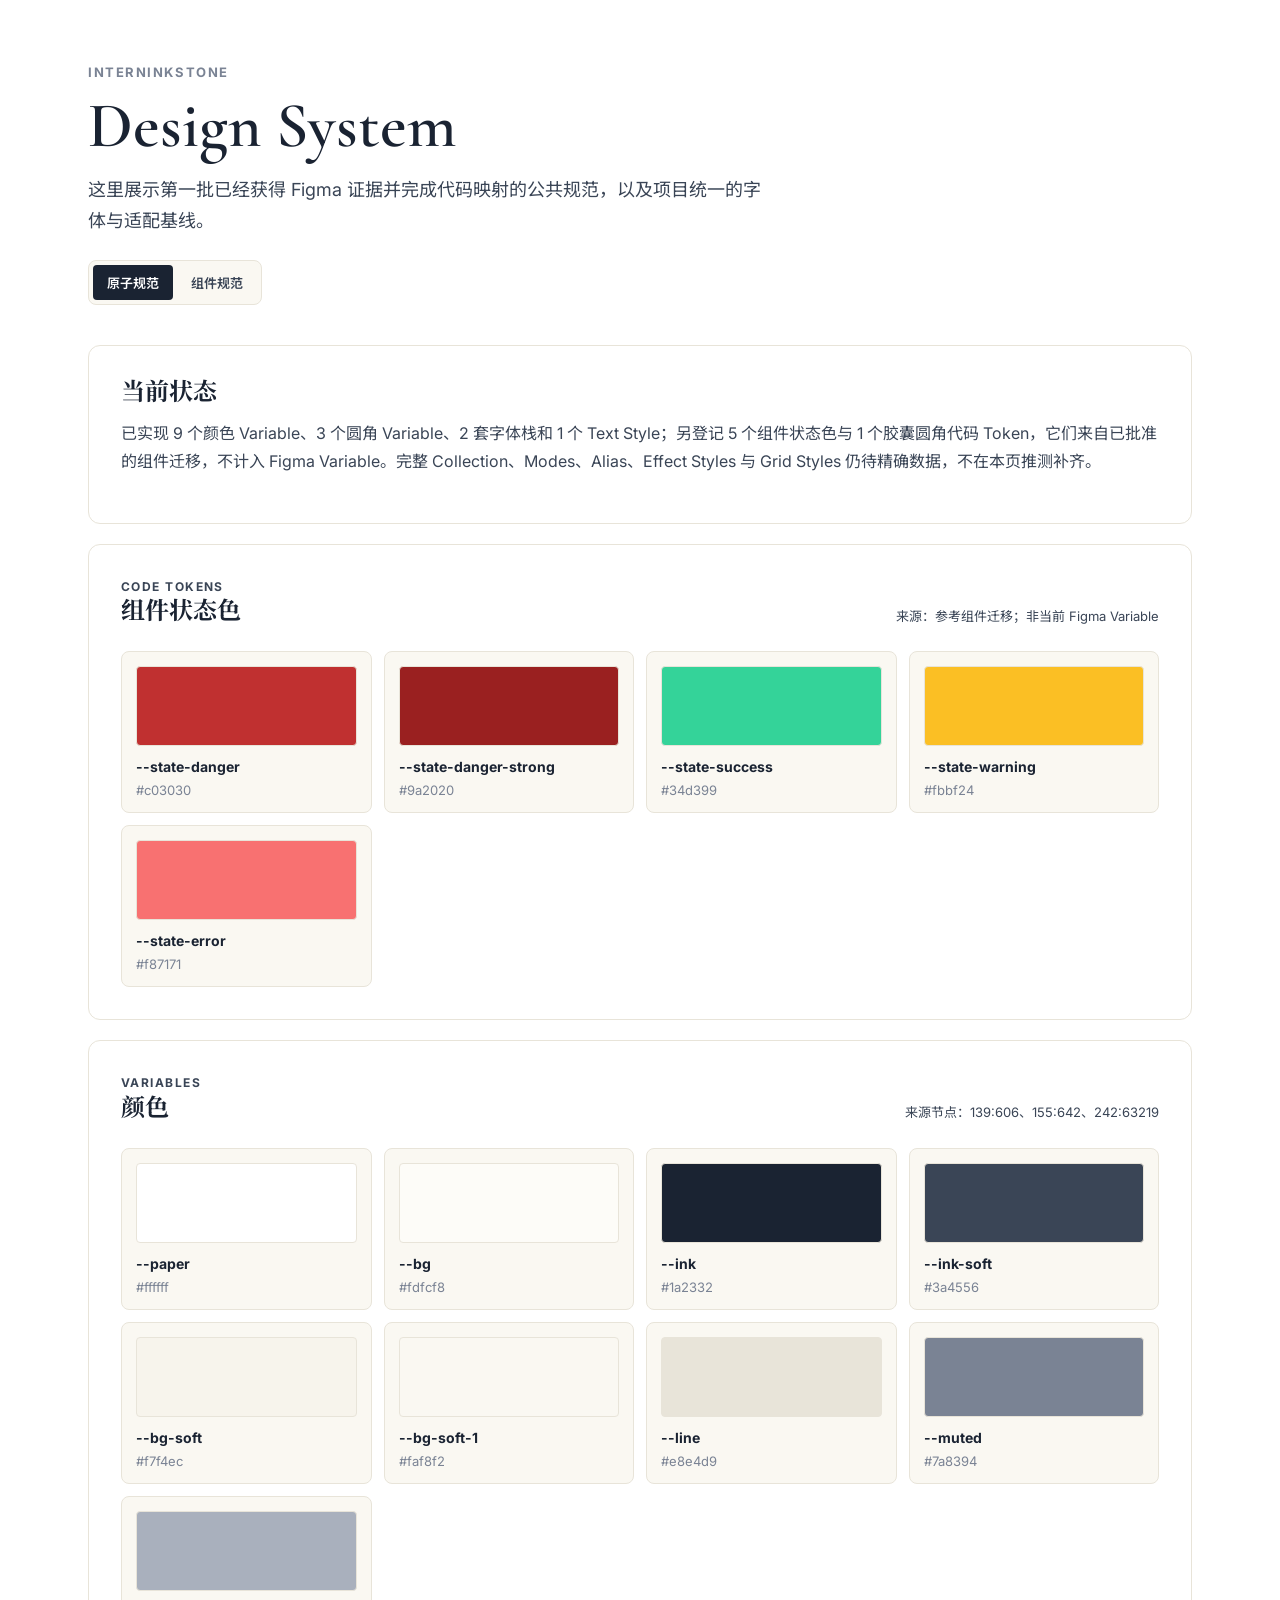
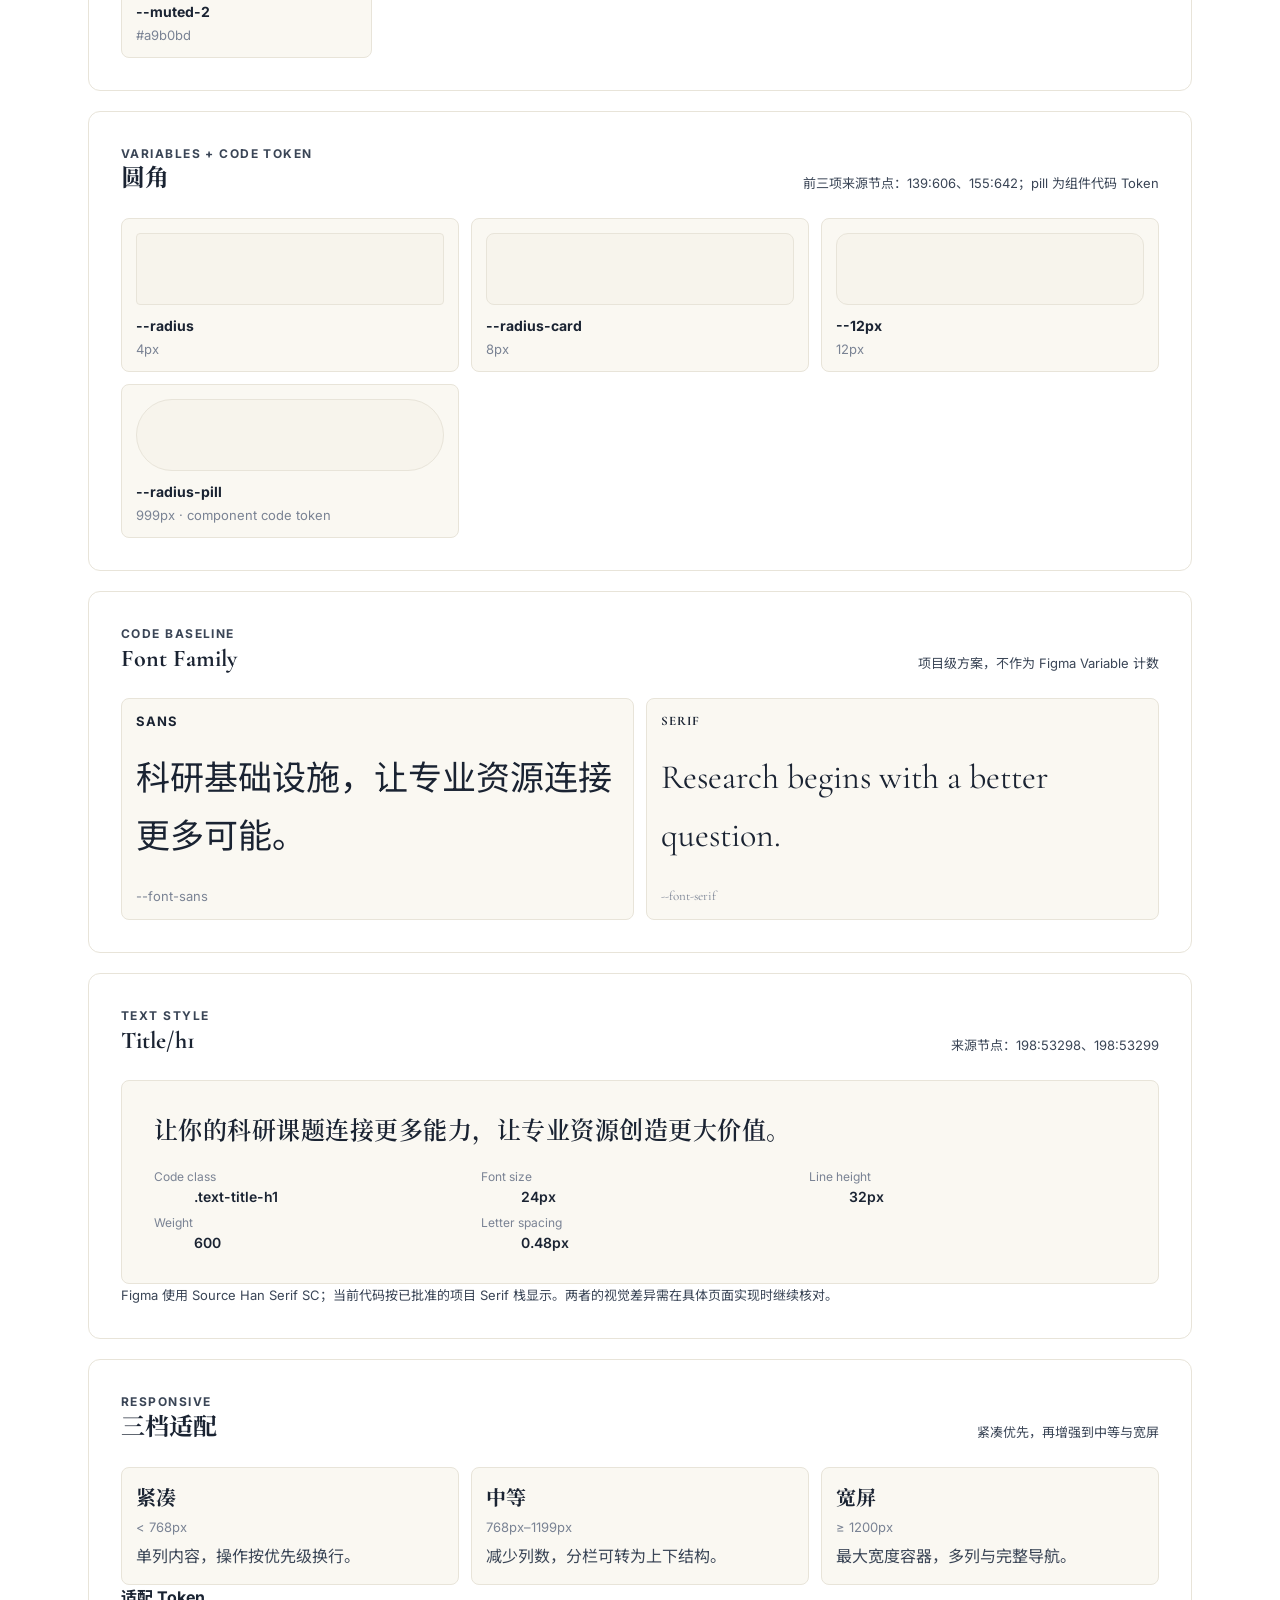
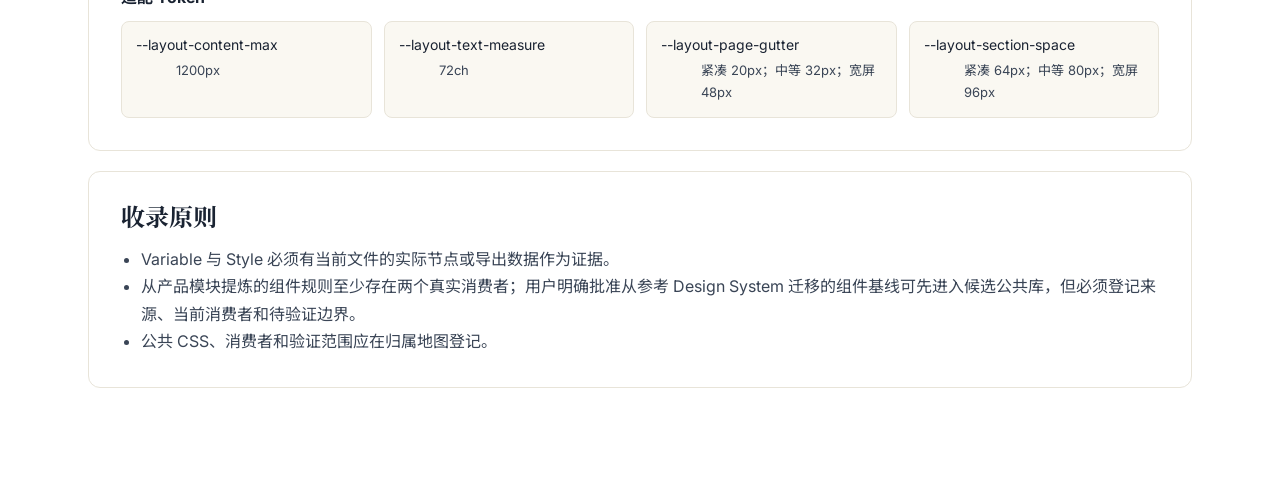
<file: design-system/index.html>
<!doctype html>
<html lang="zh-CN">
<head>
  <meta charset="utf-8">
  <meta name="viewport" content="width=device-width, initial-scale=1">
  <title>InternInkStone Design System</title>
  <link rel="preconnect" href="https://fonts.googleapis.com">
  <link rel="preconnect" href="https://fonts.gstatic.com" crossorigin>
  <link href="https://fonts.googleapis.com/css2?family=Cormorant+Garamond:ital,wght@0,400;0,600;1,400&amp;family=Inter:wght@400;500;600;700&amp;family=Noto+Sans+SC:wght@400;500;600;700&amp;family=Noto+Serif+SC:wght@400;600&amp;display=swap" rel="stylesheet">
  <link rel="stylesheet" href="../shared/css/tokens.css">
  <link rel="stylesheet" href="../shared/css/base.css">
  <link rel="stylesheet" href="../shared/css/shell.css">
  <link rel="stylesheet" href="../shared/css/styles.css">
  <link rel="stylesheet" href="../shared/css/design-system-overrides.css?v=20260821-5">
  <link rel="stylesheet" href="./design-system.css?v=20260821-3">
</head>
<body>
  <main class="ds-page">
    <header class="ds-hero">
      <p class="ds-eyebrow">InternInkStone</p>
      <h1 class="ds-title">Design System</h1>
      <p class="ds-summary">这里展示第一批已经获得 Figma 证据并完成代码映射的公共规范，以及项目统一的字体与适配基线。</p>
      <nav class="ds-module-nav" aria-label="Design System 模块">
        <a href="./index.html" aria-current="page">原子规范</a>
        <a href="./components.html">组件规范</a>
      </nav>
    </header>

    <section class="ds-section" aria-labelledby="current-status">
      <h2 id="current-status">当前状态</h2>
      <p>已实现 9 个颜色 Variable、3 个圆角 Variable、2 套字体栈和 1 个 Text Style；另登记 5 个组件状态色与 1 个胶囊圆角代码 Token，它们来自已批准的组件迁移，不计入 Figma Variable。完整 Collection、Modes、Alias、Effect Styles 与 Grid Styles 仍待精确数据，不在本页推测补齐。</p>
    </section>

    <section class="ds-section" aria-labelledby="component-color-tokens">
      <div class="ds-section-heading">
        <div>
          <p class="ds-kicker">Code tokens</p>
          <h2 id="component-color-tokens">组件状态色</h2>
        </div>
        <p>来源：参考组件迁移；非当前 Figma Variable</p>
      </div>
      <div class="ds-token-grid ds-color-grid">
        <article class="ds-token-card"><span class="ds-color-swatch" style="--ds-swatch: var(--state-danger)" aria-hidden="true"></span><strong class="ds-token-name">--state-danger</strong><span>#c03030</span></article>
        <article class="ds-token-card"><span class="ds-color-swatch" style="--ds-swatch: var(--state-danger-strong)" aria-hidden="true"></span><strong class="ds-token-name">--state-danger-strong</strong><span>#9a2020</span></article>
        <article class="ds-token-card"><span class="ds-color-swatch" style="--ds-swatch: var(--state-success)" aria-hidden="true"></span><strong class="ds-token-name">--state-success</strong><span>#34d399</span></article>
        <article class="ds-token-card"><span class="ds-color-swatch" style="--ds-swatch: var(--state-warning)" aria-hidden="true"></span><strong class="ds-token-name">--state-warning</strong><span>#fbbf24</span></article>
        <article class="ds-token-card"><span class="ds-color-swatch" style="--ds-swatch: var(--state-error)" aria-hidden="true"></span><strong class="ds-token-name">--state-error</strong><span>#f87171</span></article>
      </div>
    </section>

    <section class="ds-section" aria-labelledby="color-tokens">
      <div class="ds-section-heading">
        <div>
          <p class="ds-kicker">Variables</p>
          <h2 id="color-tokens">颜色</h2>
        </div>
        <p>来源节点：139:606、155:642、242:63219</p>
      </div>
      <div class="ds-token-grid ds-color-grid">
        <article class="ds-token-card">
          <span class="ds-color-swatch" style="--ds-swatch: var(--paper)" aria-hidden="true"></span>
          <strong class="ds-token-name">--paper</strong><span>#ffffff</span>
        </article>
        <article class="ds-token-card">
          <span class="ds-color-swatch" style="--ds-swatch: var(--bg)" aria-hidden="true"></span>
          <strong class="ds-token-name">--bg</strong><span>#fdfcf8</span>
        </article>
        <article class="ds-token-card">
          <span class="ds-color-swatch" style="--ds-swatch: var(--ink)" aria-hidden="true"></span>
          <strong class="ds-token-name">--ink</strong><span>#1a2332</span>
        </article>
        <article class="ds-token-card">
          <span class="ds-color-swatch" style="--ds-swatch: var(--ink-soft)" aria-hidden="true"></span>
          <strong class="ds-token-name">--ink-soft</strong><span>#3a4556</span>
        </article>
        <article class="ds-token-card">
          <span class="ds-color-swatch" style="--ds-swatch: var(--bg-soft)" aria-hidden="true"></span>
          <strong class="ds-token-name">--bg-soft</strong><span>#f7f4ec</span>
        </article>
        <article class="ds-token-card">
          <span class="ds-color-swatch" style="--ds-swatch: var(--bg-soft-1)" aria-hidden="true"></span>
          <strong class="ds-token-name">--bg-soft-1</strong><span>#faf8f2</span>
        </article>
        <article class="ds-token-card">
          <span class="ds-color-swatch" style="--ds-swatch: var(--line)" aria-hidden="true"></span>
          <strong class="ds-token-name">--line</strong><span>#e8e4d9</span>
        </article>
        <article class="ds-token-card">
          <span class="ds-color-swatch" style="--ds-swatch: var(--muted)" aria-hidden="true"></span>
          <strong class="ds-token-name">--muted</strong><span>#7a8394</span>
        </article>
        <article class="ds-token-card">
          <span class="ds-color-swatch" style="--ds-swatch: var(--muted-2)" aria-hidden="true"></span>
          <strong class="ds-token-name">--muted-2</strong><span>#a9b0bd</span>
        </article>
      </div>
    </section>

    <section class="ds-section" aria-labelledby="radius-tokens">
      <div class="ds-section-heading">
        <div><p class="ds-kicker">Variables + code token</p><h2 id="radius-tokens">圆角</h2></div>
        <p>前三项来源节点：139:606、155:642；pill 为组件代码 Token</p>
      </div>
      <div class="ds-radius-grid">
        <article class="ds-radius-card">
          <span class="ds-radius-sample" style="border-radius: var(--radius)" aria-hidden="true"></span>
          <strong class="ds-token-name">--radius</strong><span>4px</span>
        </article>
        <article class="ds-radius-card">
          <span class="ds-radius-sample" style="border-radius: var(--radius-card)" aria-hidden="true"></span>
          <strong class="ds-token-name">--radius-card</strong><span>8px</span>
        </article>
        <article class="ds-radius-card">
          <span class="ds-radius-sample" style="border-radius: var(--12px)" aria-hidden="true"></span>
          <strong class="ds-token-name">--12px</strong><span>12px</span>
        </article>
        <article class="ds-radius-card">
          <span class="ds-radius-sample" style="border-radius: var(--radius-pill)" aria-hidden="true"></span>
          <strong class="ds-token-name">--radius-pill</strong><span>999px · component code token</span>
        </article>
      </div>
    </section>

    <section class="ds-section" aria-labelledby="font-family">
      <div class="ds-section-heading">
        <div><p class="ds-kicker">Code baseline</p><h2 id="font-family">Font Family</h2></div>
        <p>项目级方案，不作为 Figma Variable 计数</p>
      </div>
      <div class="ds-font-grid">
        <article class="ds-font-card ds-font-sans">
          <strong>Sans</strong><p>科研基础设施，让专业资源连接更多可能。</p><span>--font-sans</span>
        </article>
        <article class="ds-font-card ds-font-serif">
          <strong>Serif</strong><p>Research begins with a better question.</p><span>--font-serif</span>
        </article>
      </div>
    </section>

    <section class="ds-section" aria-labelledby="text-style">
      <div class="ds-section-heading">
        <div><p class="ds-kicker">Text Style</p><h2 id="text-style">Title/h1</h2></div>
        <p>来源节点：198:53298、198:53299</p>
      </div>
      <div class="ds-text-style-sample">
        <p class="text-title-h1">让你的科研课题连接更多能力，让专业资源创造更大价值。</p>
        <dl class="ds-style-spec">
          <div><dt>Code class</dt><dd>.text-title-h1</dd></div>
          <div><dt>Font size</dt><dd>24px</dd></div>
          <div><dt>Line height</dt><dd>32px</dd></div>
          <div><dt>Weight</dt><dd>600</dd></div>
          <div><dt>Letter spacing</dt><dd>0.48px</dd></div>
        </dl>
      </div>
      <p class="ds-note">Figma 使用 Source Han Serif SC；当前代码按已批准的项目 Serif 栈显示。两者的视觉差异需在具体页面实现时继续核对。</p>
    </section>

    <section class="ds-section" aria-labelledby="responsive-principles">
      <div class="ds-section-heading">
        <div><p class="ds-kicker">Responsive</p><h2 id="responsive-principles">三档适配</h2></div>
        <p>紧凑优先，再增强到中等与宽屏</p>
      </div>
      <div class="ds-responsive-grid">
        <article><strong>紧凑</strong><span>&lt; 768px</span><p>单列内容，操作按优先级换行。</p></article>
        <article><strong>中等</strong><span>768px–1199px</span><p>减少列数，分栏可转为上下结构。</p></article>
        <article><strong>宽屏</strong><span>≥ 1200px</span><p>最大宽度容器，多列与完整导航。</p></article>
      </div>
      <h3 class="ds-subheading">适配 Token</h3>
      <dl class="ds-responsive-tokens">
        <div>
          <dt class="ds-token-name">--layout-content-max</dt>
          <dd>1200px</dd>
        </div>
        <div>
          <dt class="ds-token-name">--layout-text-measure</dt>
          <dd>72ch</dd>
        </div>
        <div>
          <dt class="ds-token-name">--layout-page-gutter</dt>
          <dd>紧凑 20px；中等 32px；宽屏 48px</dd>
        </div>
        <div>
          <dt class="ds-token-name">--layout-section-space</dt>
          <dd>紧凑 64px；中等 80px；宽屏 96px</dd>
        </div>
      </dl>
    </section>

    <section class="ds-section" aria-labelledby="admission-rule">
      <h2 id="admission-rule">收录原则</h2>
      <ul>
        <li>Variable 与 Style 必须有当前文件的实际节点或导出数据作为证据。</li>
        <li>从产品模块提炼的组件规则至少存在两个真实消费者；用户明确批准从参考 Design System 迁移的组件基线可先进入候选公共库，但必须登记来源、当前消费者和待验证边界。</li>
        <li>公共 CSS、消费者和验证范围应在归属地图登记。</li>
      </ul>
    </section>
  </main>
</body>
</html>
</file>
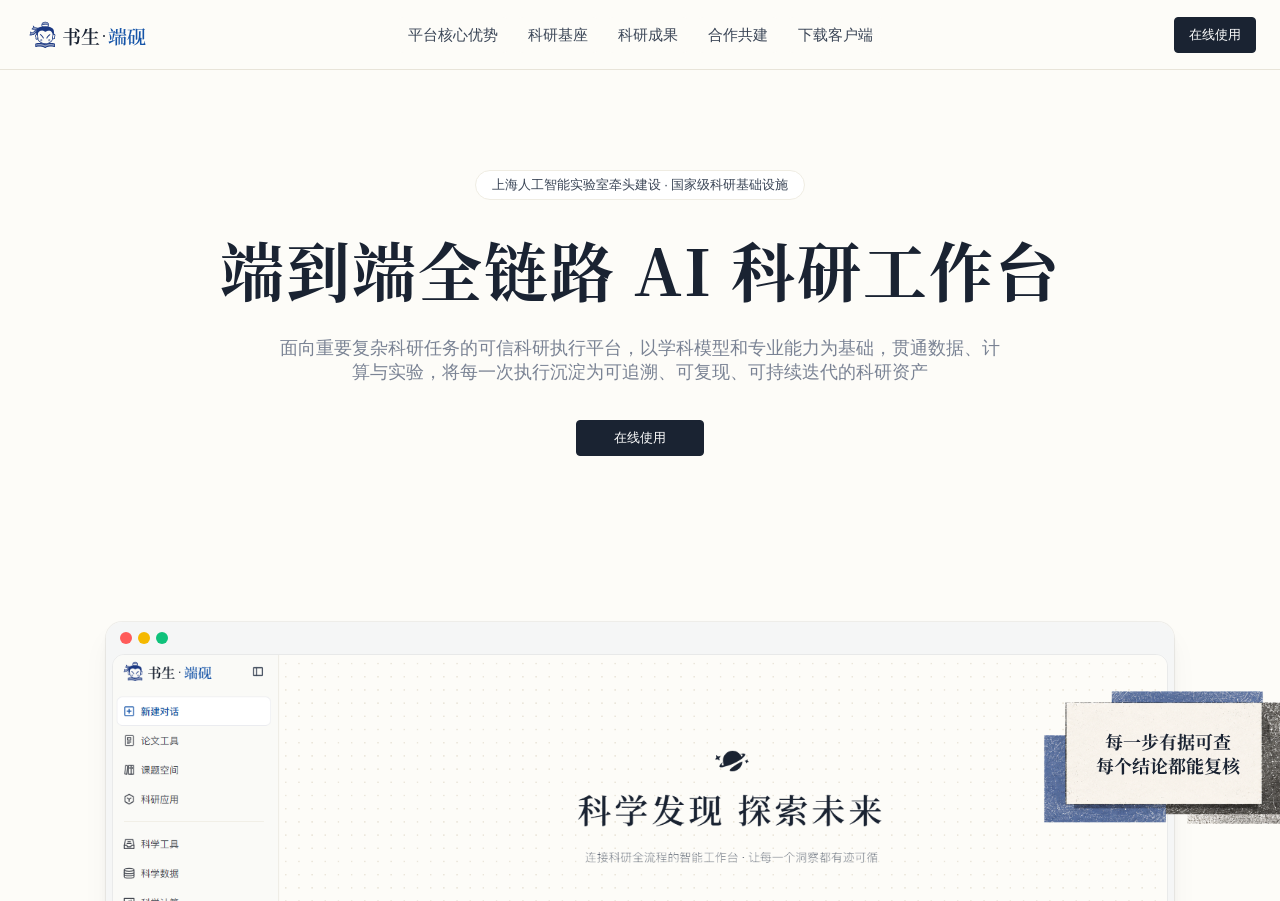
<file: platform-static-prototype/index.html>
<!doctype html>
<html lang="zh-CN">
<head>
  <meta charset="utf-8">
  <meta name="viewport" content="width=device-width, initial-scale=1">
  <meta name="description" content="书生·端砚——端到端全链路 AI 科研工作台">
  <title>书生·端砚｜AI 科研工作台</title>
  <link rel="icon" href="shared/assets/logos/favicon.svg" type="image/svg+xml">
  <link rel="preload" href="shared/assets/fonts/source-han-serif-sc/inkstone-han-serif-sc-home-700.woff2" as="font" type="font/woff2" crossorigin>
  <link rel="stylesheet" href="shared/css/tokens.css?v=20260824-home76">
  <link rel="stylesheet" href="shared/css/base.css?v=20260824-home76">
  <link rel="stylesheet" href="shared/css/shell.css?v=20260824-home76">
  <link rel="stylesheet" href="shared/css/styles.css?v=20260824-home76">
  <link rel="stylesheet" href="shared/css/design-system-overrides.css?v=20260824-home76">
  <script src="shared/js/site-links.js?v=20260824-home76" defer></script>
  <script src="shared/js/shell.js?v=20260824-home76" defer></script>
</head>
<body class="site-shell">
  <header class="site-header">
    <button class="site-brand-button" type="button" data-refresh-page aria-label="刷新书生·端砚官网">
      <img src="shared/assets/logos/duanyan-default.svg" alt="" width="120" height="32">
    </button>
    <nav class="site-nav" data-site-nav aria-label="官网导航">
      <button class="btn-text" type="button" data-anchor-id="home-advantages">平台核心优势</button>
      <button class="btn-text" type="button" data-anchor-id="home-research-foundation">科研基座</button>
      <button class="btn-text" type="button" data-anchor-id="home-research-cases">科研成果</button>
      <button class="btn-text" type="button" data-anchor-id="home-cooperation">合作共建</button>
      <button class="btn-text" type="button" data-anchor-id="home-downloads">下载客户端</button>
    </nav>
    <a class="btn-primary site-header-action" href="https://discovery.intern-ai.org.cn/" target="_blank" rel="noopener noreferrer">在线使用</a>
    <button class="btn-icon site-menu-button" type="button" data-site-menu aria-expanded="false" aria-label="打开导航菜单">
      <svg viewBox="0 0 24 24" fill="none" stroke="currentColor" stroke-width="1.8" stroke-linecap="round" aria-hidden="true"><path d="M4 7h16M4 12h16M4 17h16"></path></svg>
    </button>
  </header>
  <main class="site-main">
    <iframe class="site-frame" data-home-frame src="tabs/home/index.html?embedded=1&amp;v=20260824-home88" title="书生·端砚官网 Home"></iframe>
  </main>

  <div class="tm-overlay" id="cooperation-dialog" aria-hidden="true">
    <form class="tm-panel cooperation-panel" role="dialog" aria-modal="true" aria-labelledby="cooperation-title" aria-describedby="cooperation-form-error" data-cooperation-form novalidate>
      <header class="tm-header">
        <h2 class="tm-title" id="cooperation-title">申请合作</h2>
        <button class="tm-close" type="button" data-dialog-close aria-label="关闭申请合作表单">
          <svg viewBox="0 0 24 24" fill="none" stroke="currentColor" stroke-width="1.8" stroke-linecap="round" aria-hidden="true"><path d="M6 6l12 12M18 6L6 18"></path></svg>
        </button>
      </header>
      <div class="tm-body">
        <div class="cooperation-grid">
          <div class="tm-field"><label class="tm-label" for="cooperation-name">姓名 <span class="tm-req">*</span></label><input class="tm-input" id="cooperation-name" name="name" required autocomplete="name"></div>
          <div class="tm-field"><label class="tm-label" for="cooperation-phone">手机号 <span class="tm-req">*</span></label><input class="tm-input" id="cooperation-phone" name="phone" type="tel" required autocomplete="tel"></div>
          <div class="tm-field"><label class="tm-label" for="cooperation-org">学校/单位 <span class="tm-req">*</span></label><input class="tm-input" id="cooperation-org" name="organization" required autocomplete="organization"></div>
          <div class="tm-field"><label class="tm-label" for="cooperation-position">职位 <span class="tm-req">*</span></label><input class="tm-input" id="cooperation-position" name="position" required autocomplete="organization-title"></div>
        </div>
        <fieldset class="tm-field">
          <legend class="tm-label">研究方向 <span class="tm-req">*</span></legend>
          <div class="tm-chips" role="radiogroup" aria-label="研究方向" aria-required="true">
            <button class="tm-chip is-active" type="button" role="radio" aria-checked="true">生命科学</button>
            <button class="tm-chip" type="button" role="radio" aria-checked="false" tabindex="-1">地球科学</button><button class="tm-chip" type="button" role="radio" aria-checked="false" tabindex="-1">物质科学</button><button class="tm-chip" type="button" role="radio" aria-checked="false" tabindex="-1">神经科学</button><button class="tm-chip" type="button" role="radio" aria-checked="false" tabindex="-1">空间科学</button><button class="tm-chip" type="button" role="radio" aria-checked="false" tabindex="-1">物理科学</button><button class="tm-chip" type="button" role="radio" aria-checked="false" tabindex="-1">数学</button><button class="tm-chip" type="button" role="radio" aria-checked="false" tabindex="-1">化学</button><button class="tm-chip" type="button" role="radio" aria-checked="false" tabindex="-1">其他</button>
          </div>
        </fieldset>
        <div class="tm-field"><label class="tm-label" for="research-content">具体研究内容 <span class="tm-opt">选填</span></label><textarea class="tm-textarea" id="research-content" name="researchContent" rows="3"></textarea></div>
        <fieldset class="tm-field" data-method-field aria-required="true">
          <legend class="tm-label">希望合作方式 <span class="tm-req">*</span></legend>
          <div class="tm-checks">
            <label class="tm-check"><input type="checkbox" name="cooperationMethod" value="联合课题研究"><span class="tm-check-box" aria-hidden="true"></span>联合课题研究</label>
            <label class="tm-check"><input type="checkbox" name="cooperationMethod" value="科研资源接入"><span class="tm-check-box" aria-hidden="true"></span>科研资源接入</label>
            <label class="tm-check"><input type="checkbox" name="cooperationMethod" value="其他"><span class="tm-check-box" aria-hidden="true"></span>其他</label>
          </div>
        </fieldset>
        <div class="tm-field"><label class="tm-label" for="cooperation-content">具体可合作内容 <span class="tm-opt">选填</span></label><textarea class="tm-textarea" id="cooperation-content" name="cooperationContent" rows="3"></textarea></div>
        <p class="tm-error-message" id="cooperation-form-error" data-form-error role="alert"></p>
      </div>
      <footer class="tm-footer"><button class="tm-btn tm-btn-ghost" type="button" data-dialog-close>取消</button><button class="tm-btn tm-btn-primary" type="submit">提交申请</button></footer>
    </form>
  </div>
  <div class="app-toast warning" id="shell-toast" role="status" aria-live="polite"></div>
</body>
</html>
</file>
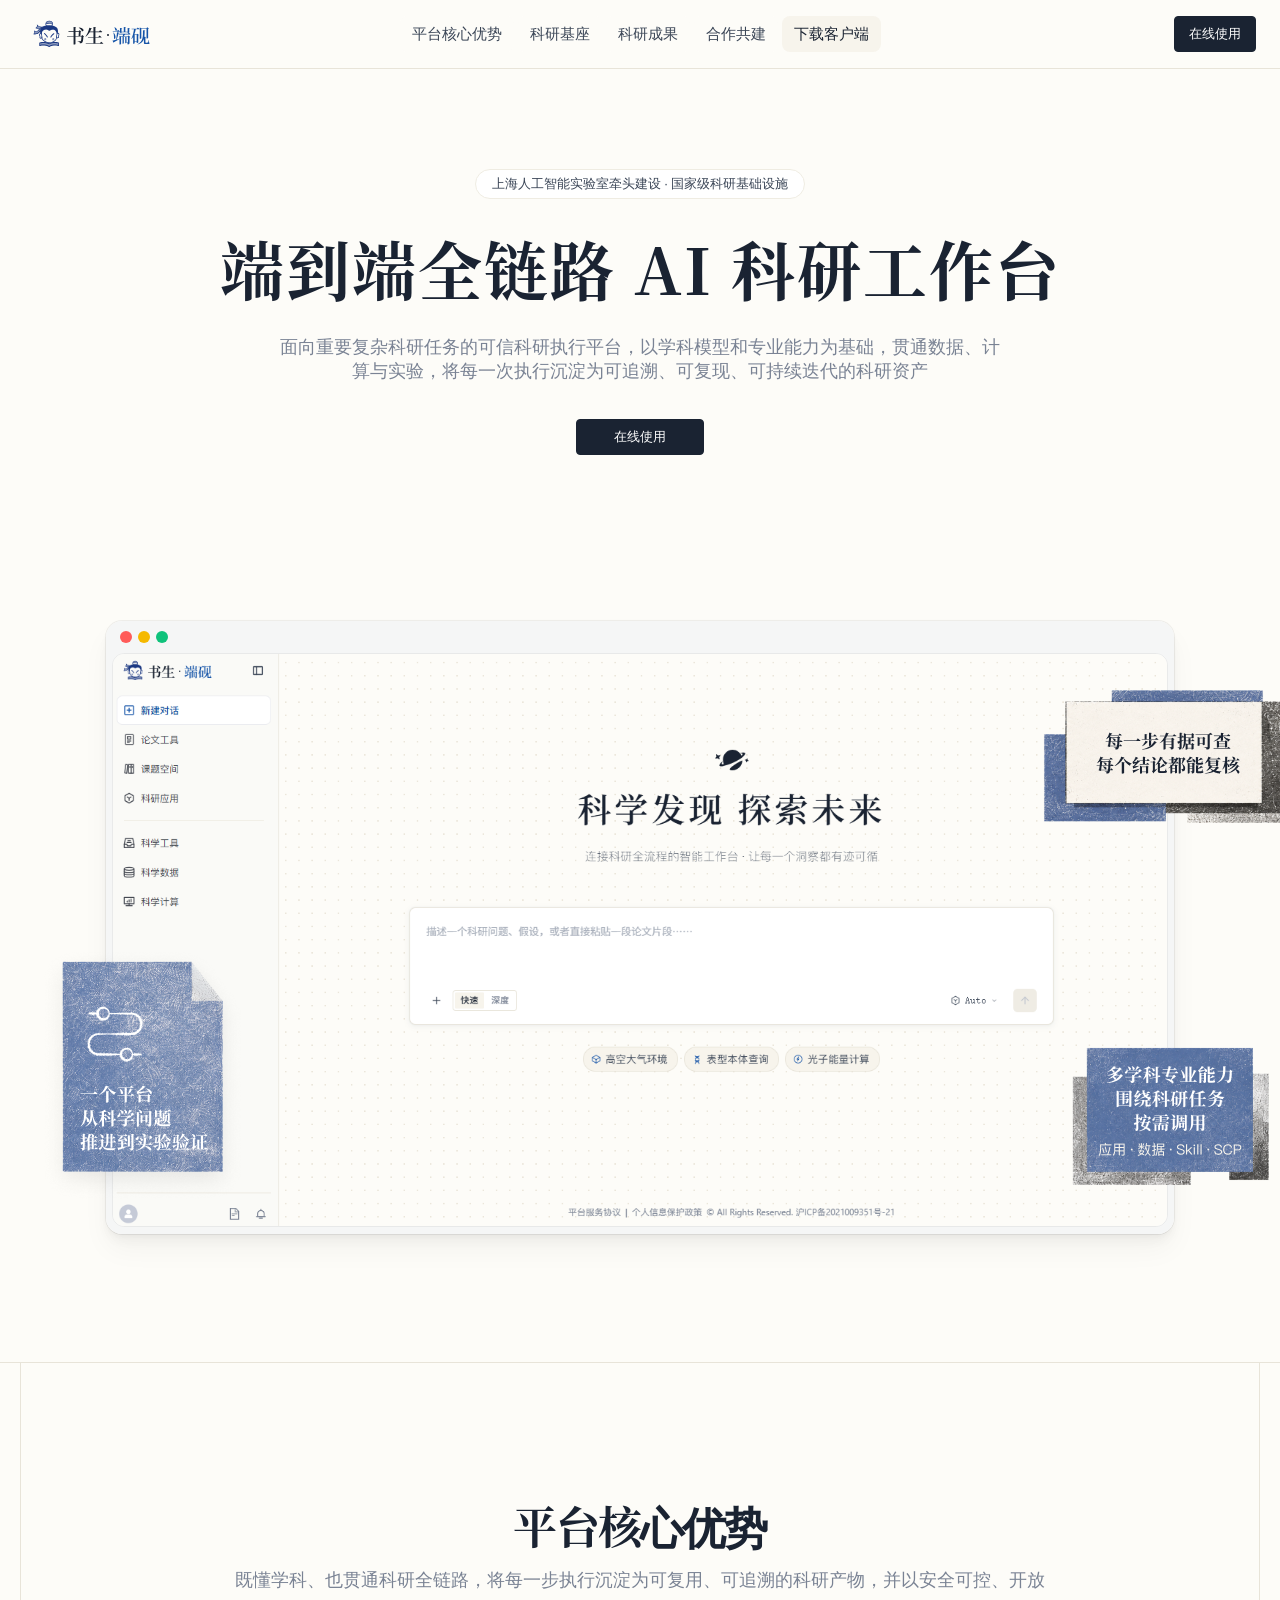
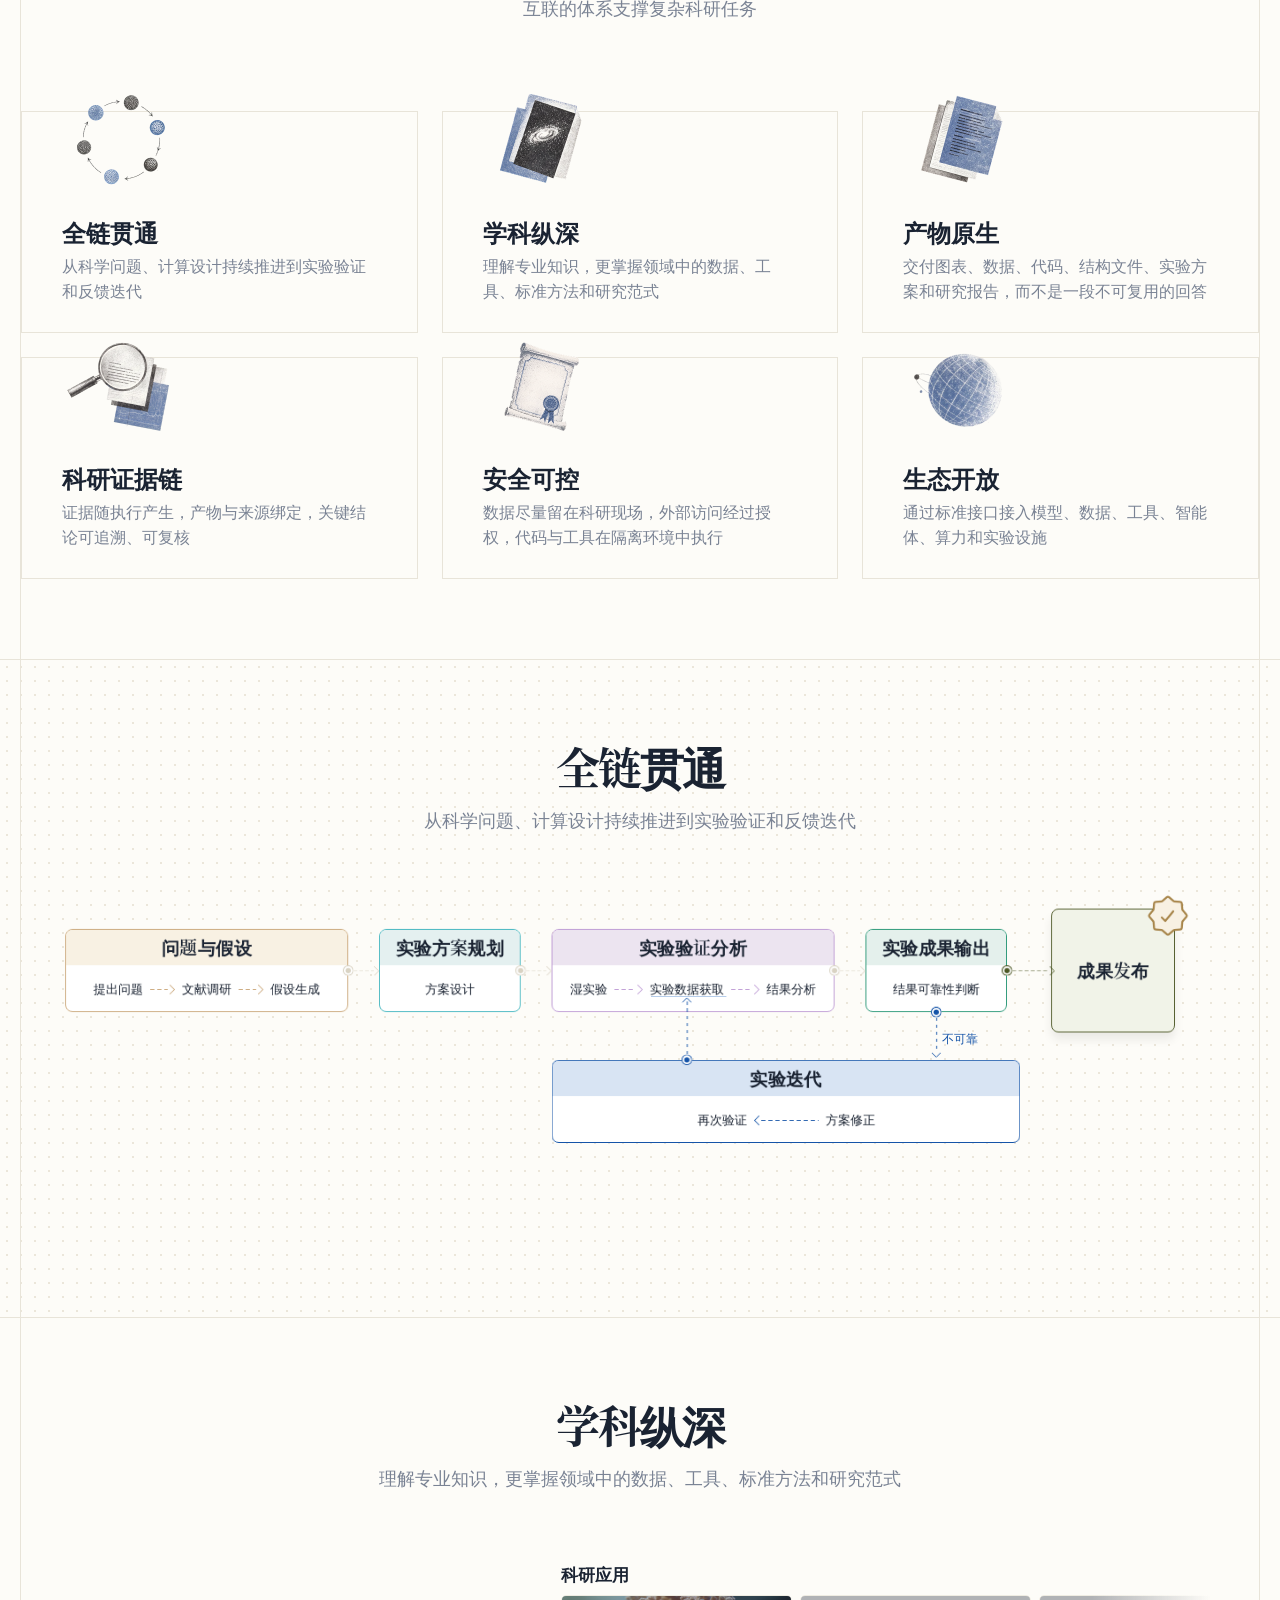
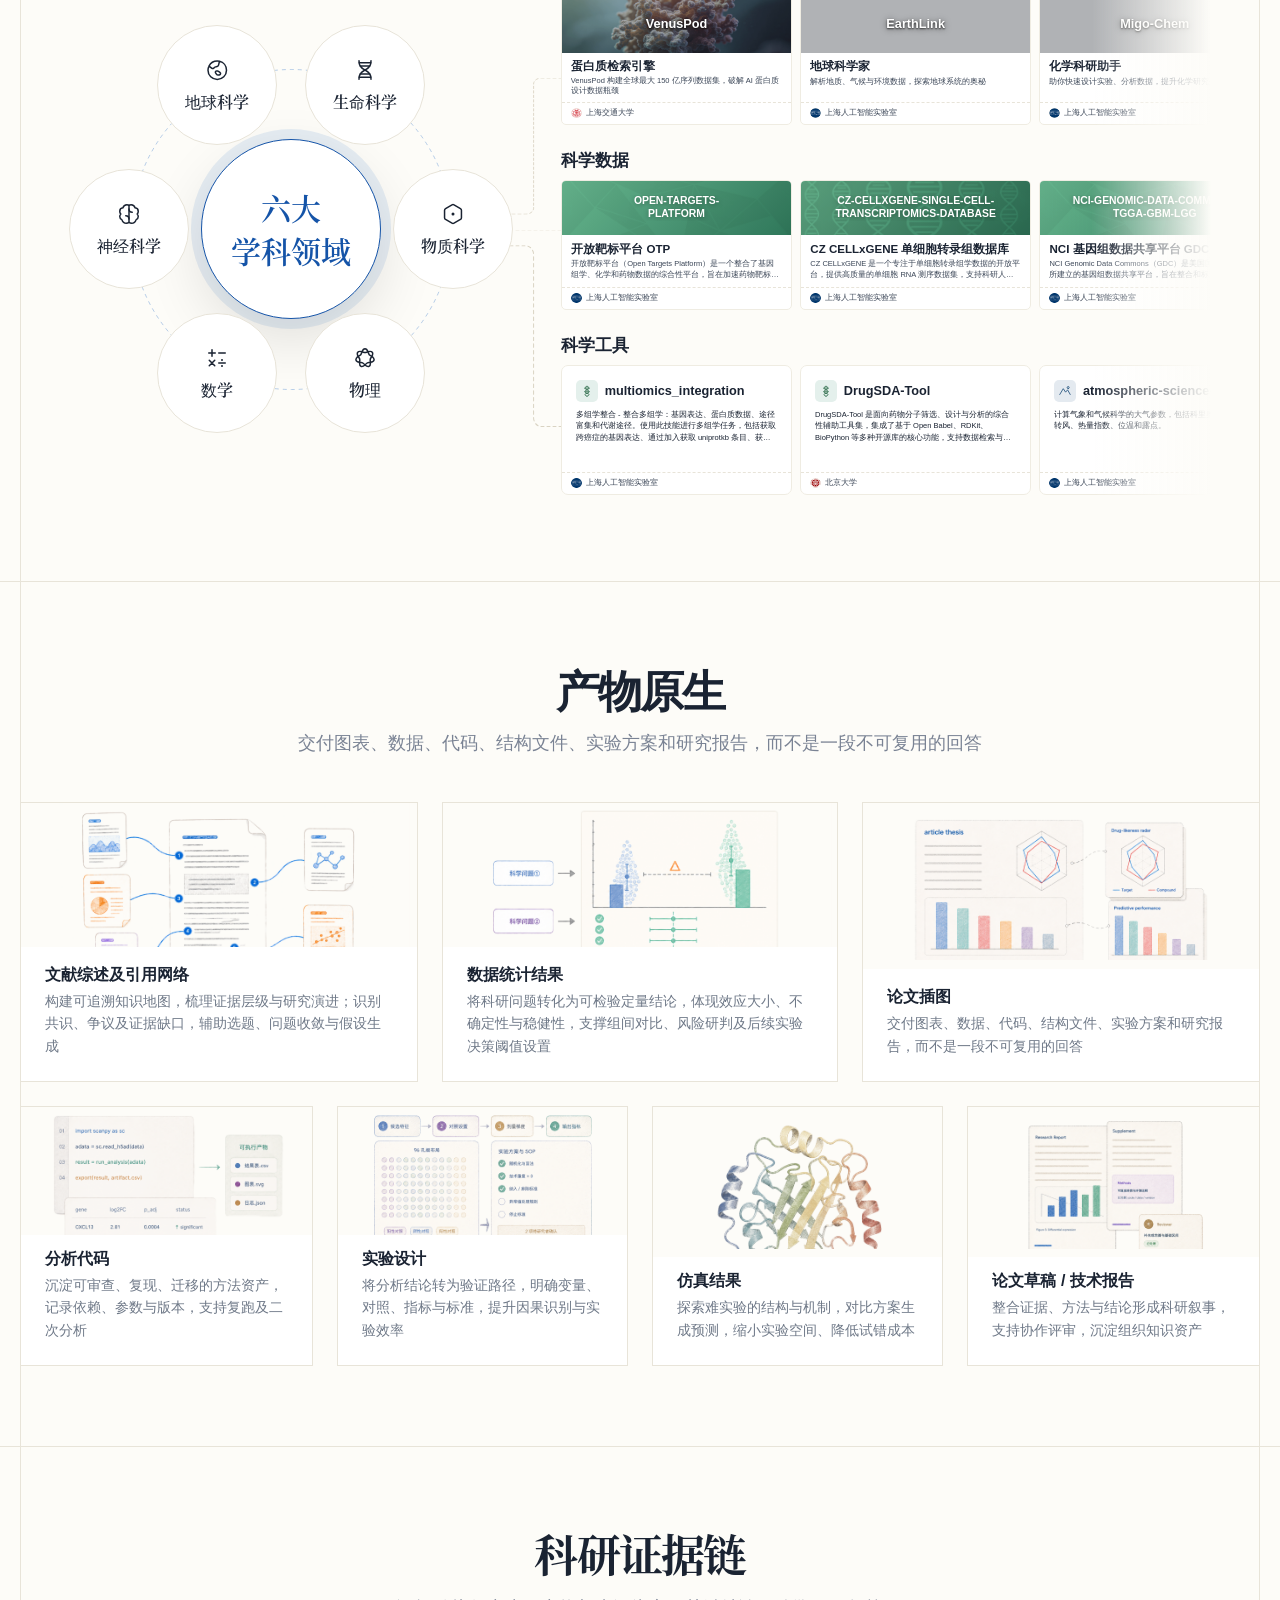
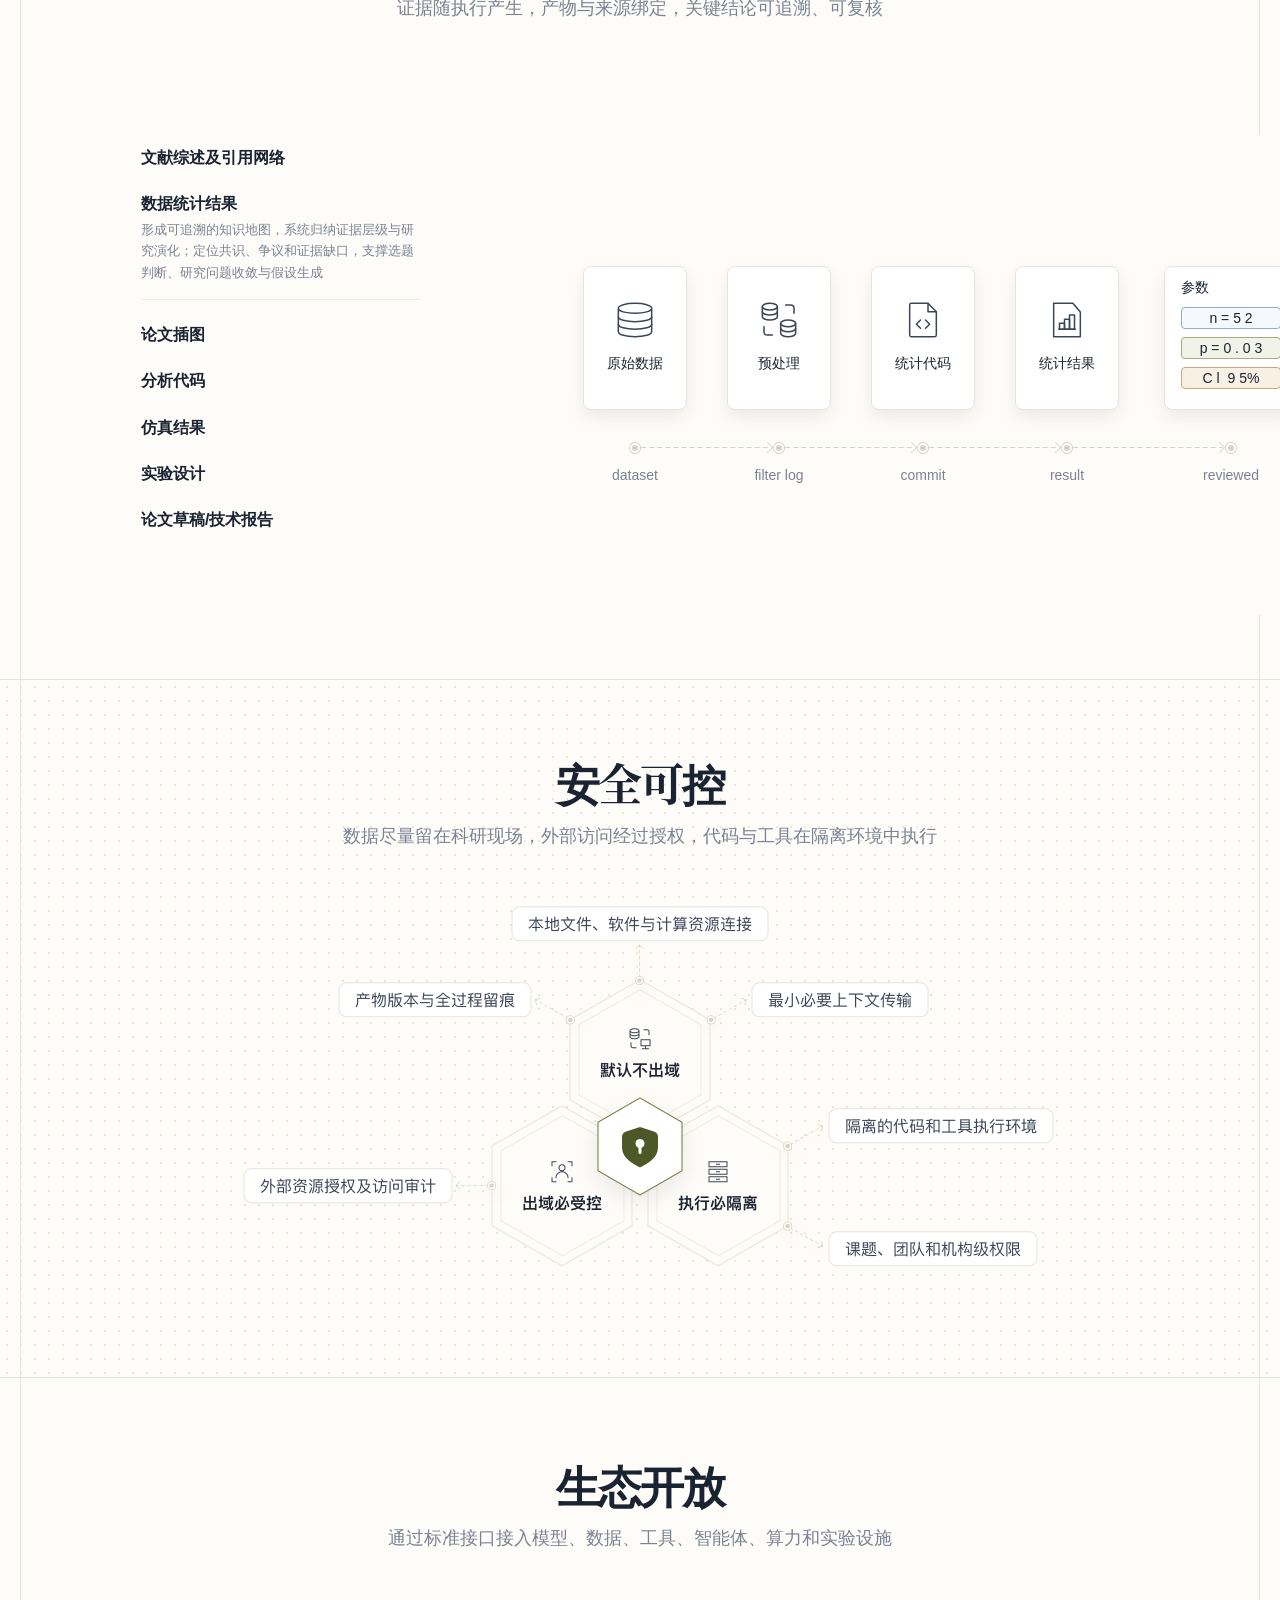
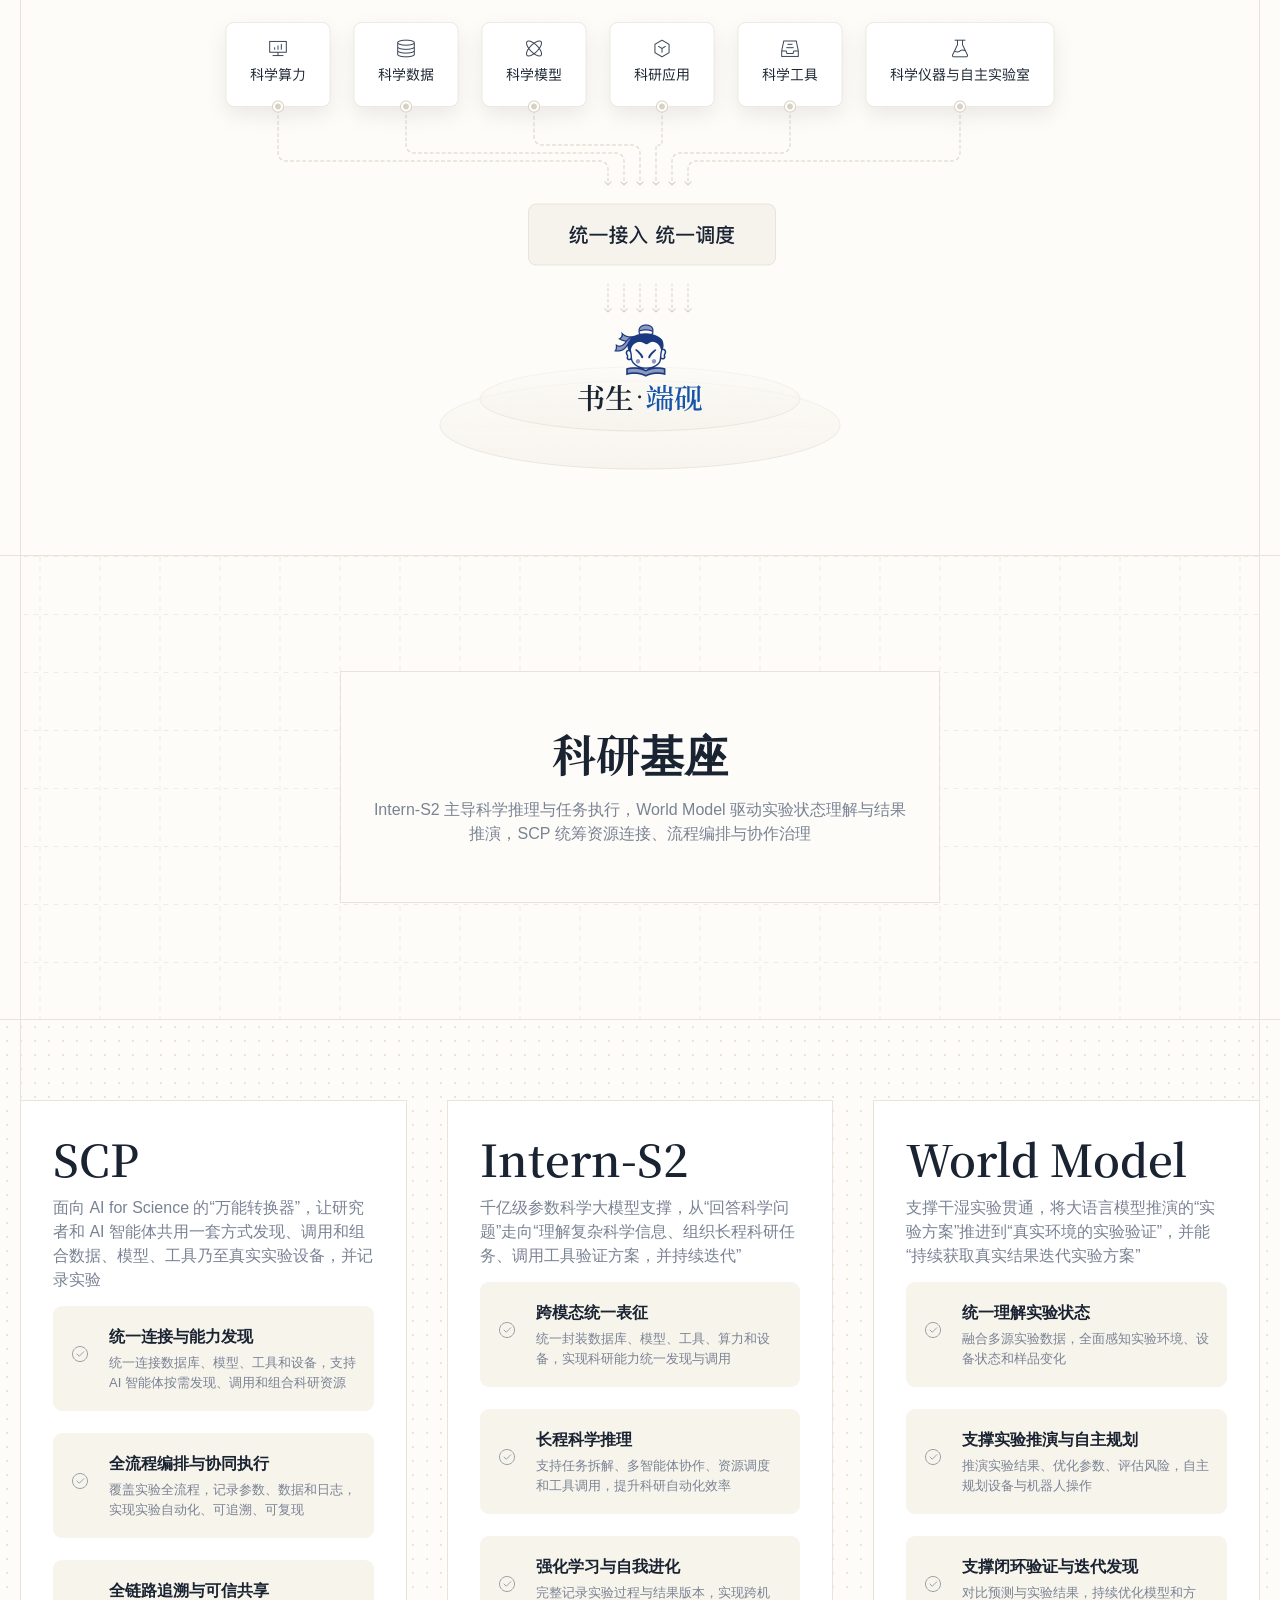
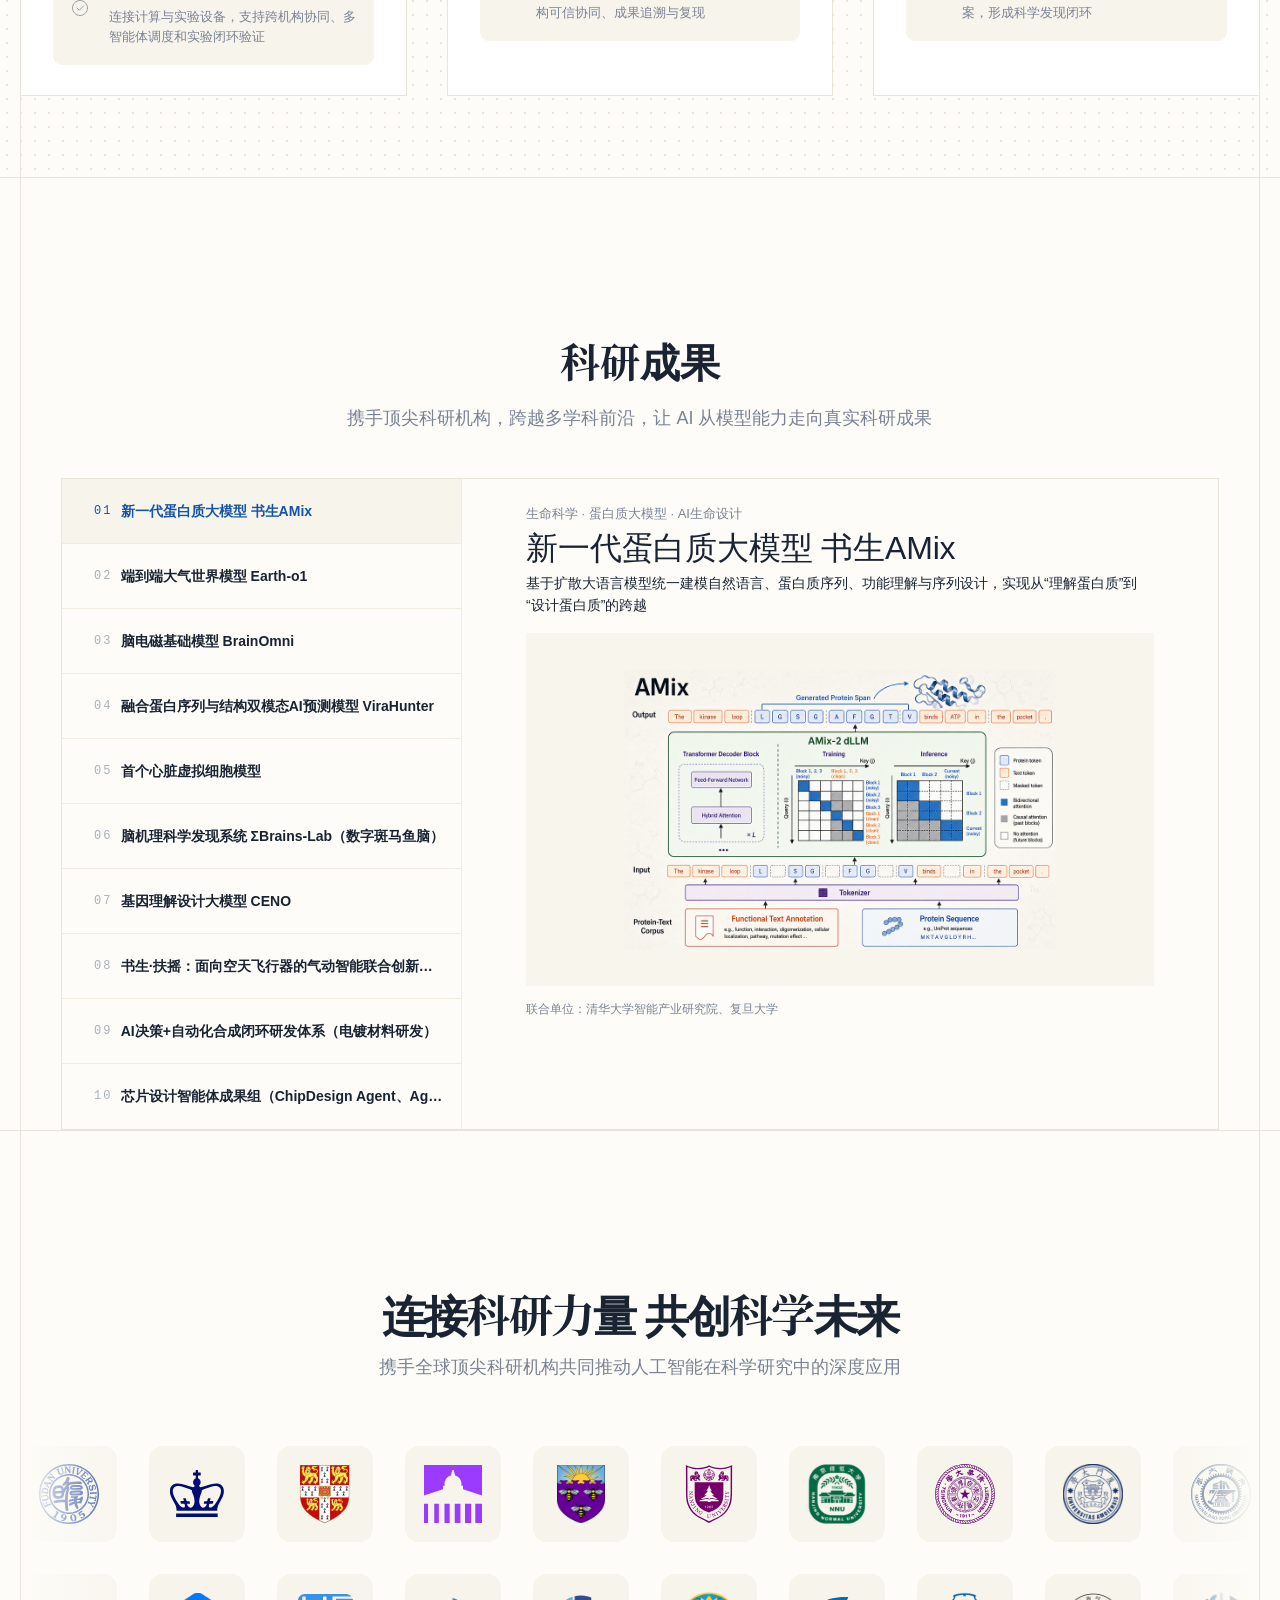
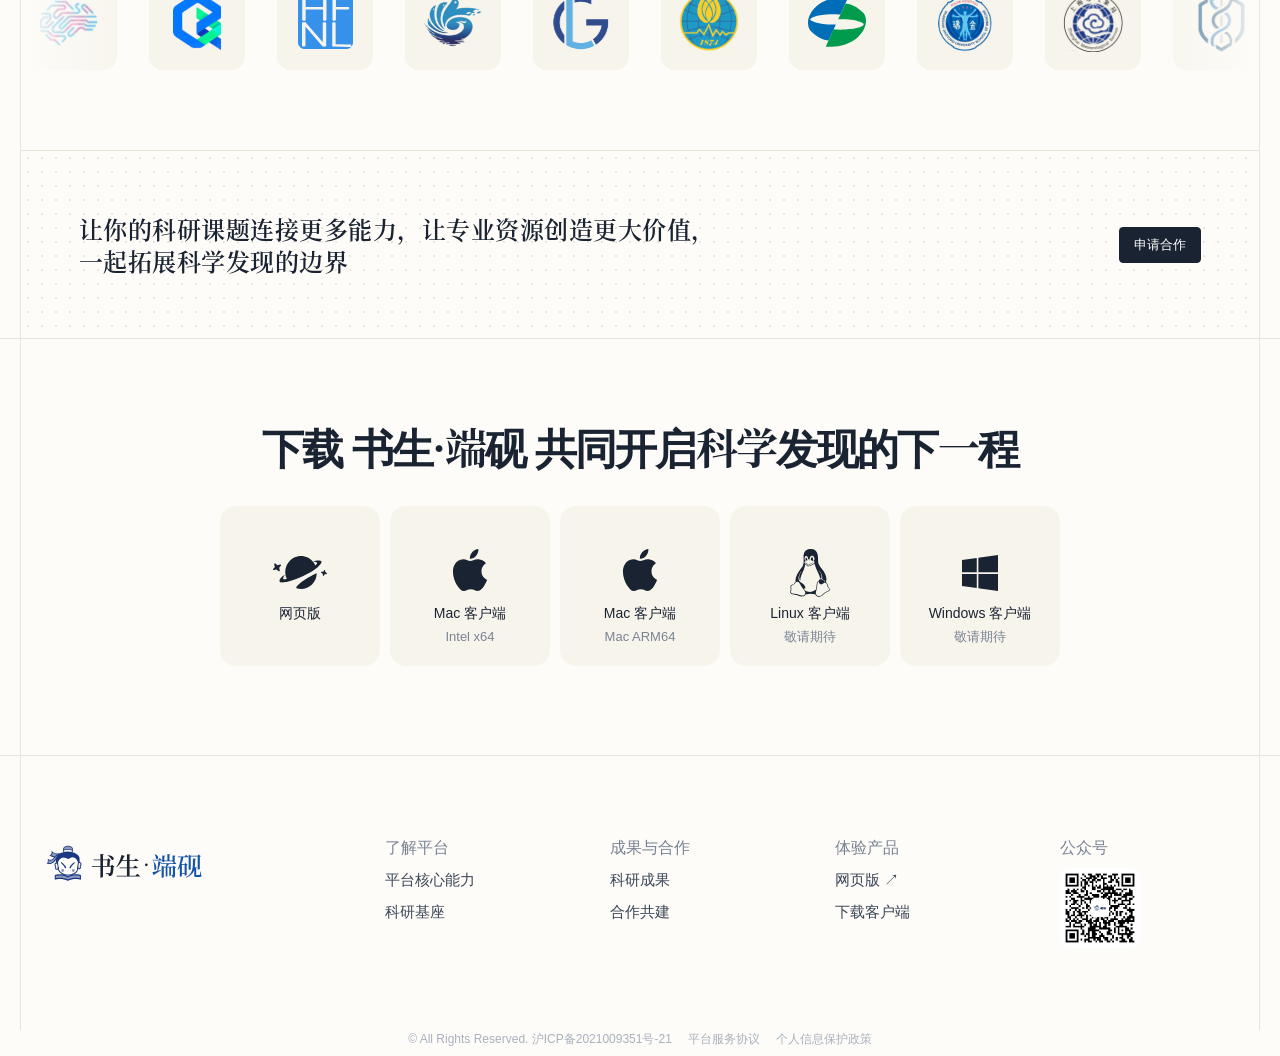
<file: platform-static-prototype/tabs/home/index.html>
<!doctype html>
<html lang="zh-CN">
<head>
  <meta charset="utf-8">
  <meta name="viewport" content="width=device-width, initial-scale=1">
  <meta name="description" content="书生·端砚——端到端全链路 AI 科研工作台">
  <title>书生·端砚｜AI 科研工作台</title>
  <link rel="icon" href="../../shared/assets/logos/favicon.svg" type="image/svg+xml">
  <link rel="preload" href="../../shared/assets/fonts/source-han-serif-sc/inkstone-han-serif-sc-home-700.woff2" as="font" type="font/woff2" crossorigin>
  <script>if (new URLSearchParams(location.search).has("embedded")) document.documentElement.classList.add("is-embedded");</script>
  <link rel="stylesheet" href="../../shared/css/tokens.css?v=20260824-home76">
  <link rel="stylesheet" href="../../shared/css/base.css?v=20260824-home76">
  <link rel="stylesheet" href="../../shared/css/shell.css?v=20260824-home76">
  <link rel="stylesheet" href="../../shared/css/styles.css?v=20260824-home76">
  <link rel="stylesheet" href="../../shared/css/design-system-overrides.css?v=20260824-home76">
  <link rel="stylesheet" href="home.css?v=20260824-home88">
  <script src="../../shared/js/site-links.js?v=20260824-home76" defer></script>
  <script src="data/research-cases.data.js?v=20260824-home78" defer></script>
  <script src="data/partner-logos.data.js?v=20260824-home76" defer></script>
  <script src="home.js?v=20260824-home81" defer></script>
</head>
<body class="home-page">
  <header class="standalone-header" aria-label="独立页面导航">
    <button class="standalone-brand" type="button" data-refresh-page aria-label="刷新书生·端砚官网"><img src="../../shared/assets/logos/duanyan-default.svg" alt="" width="120" height="32"></button>
    <nav class="standalone-nav" aria-label="官网导航">
      <a class="btn-text" href="#home-advantages" data-home-anchor="home-advantages">平台核心优势</a><a class="btn-text" href="#home-research-foundation" data-home-anchor="home-research-foundation">科研基座</a><a class="btn-text" href="#home-research-cases" data-home-anchor="home-research-cases">科研成果</a><a class="btn-text" href="#home-cooperation" data-home-anchor="home-cooperation">合作共建</a><a class="btn-text" href="#home-downloads" data-home-anchor="home-downloads">下载客户端</a>
    </nav>
    <a class="btn-primary" data-discovery-link href="https://discovery.intern-ai.org.cn/" target="_blank" rel="noopener noreferrer">在线使用</a>
  </header>

  <main>
    <section class="home-section hero-section" id="home-hero" data-home-section aria-labelledby="home-hero-title">
      <div class="hero-introduction" data-hero-introduction>
        <span class="hero-eyebrow">上海人工智能实验室牵头建设 · 国家级科研基础设施</span>
        <h1 id="home-hero-title">端到端全链路 AI 科研工作台</h1>
        <p>面向重要复杂科研任务的可信科研执行平台，以学科模型和专业能力为基础，贯通数据、计算与实验，将每一次执行沉淀为可追溯、可复现、可持续迭代的科研资产</p>
        <a class="btn-primary hero-action" data-discovery-link href="https://discovery.intern-ai.org.cn/" target="_blank" rel="noopener noreferrer">在线使用</a>
      </div>
      <div class="hero-stage" data-hero-stage>
        <img class="hero-decoration hero-decoration-a" data-parallax-speed="-0.08" src="assets/images/hero/image-herosection-decoration03.png" alt="多学科专业能力围绕科研任务按需调用" width="201" height="144">
        <img class="hero-decoration hero-decoration-b" data-parallax-speed="0.06" src="assets/images/hero/image-herosection-decoration01.png" alt="一个平台从科学问题推进到实验验证" width="218" height="267">
        <img class="hero-decoration hero-decoration-c" data-parallax-speed="-0.04" src="assets/images/hero/image-herosection-decoration02.png" alt="每一步有据可查，每个结论都能复核" width="266" height="138">
        <div class="hero-browser" data-parallax-speed="0.025">
          <div class="browser-bar" aria-hidden="true"><i></i><i></i><i></i><span>discovery.intern-ai.org.cn</span></div>
          <img src="assets/images/hero/image-herosection-screen.png" alt="书生·端砚科研工作台界面" width="1056" height="574" fetchpriority="high" decoding="async">
        </div>
      </div>
    </section>

    <section class="home-section advantage-section" id="home-advantages" data-home-section tabindex="-1" aria-labelledby="home-advantages-title">
      <div class="home-rail section-content">
        <header class="section-heading"><h2 id="home-advantages-title">平台核心优势</h2><p>既懂学科、也贯通科研全链路，将每一步执行沉淀为可复用、可追溯的科研产物，并以安全可控、开放互联的体系支撑复杂科研任务</p></header>
        <div class="feature-grid">
          <article class="feature-card"><div><span>01</span><h3>全链贯通</h3><p>从科学问题、计算设计持续推进到实验验证和反馈迭代</p></div><img src="assets/images/highlights/image-highlight01.png?v=20260824-home75" alt="全链科研工作流界面" width="120" height="120" loading="lazy" decoding="async"></article>
          <article class="feature-card"><div><span>02</span><h3>学科纵深</h3><p>理解专业知识，更掌握领域中的数据、工具、标准方法和研究范式</p></div><img src="assets/images/highlights/image-highlight02.png?v=20260824-home75" alt="学科知识与工具界面" width="120" height="120" loading="lazy" decoding="async"></article>
          <article class="feature-card"><div><span>03</span><h3>产物原生</h3><p>交付图表、数据、代码、结构文件、实验方案和研究报告，而不是一段不可复用的回答</p></div><img src="assets/images/highlights/image-highlight03.png?v=20260824-home75" alt="科研产物生成界面" width="120" height="120" loading="lazy" decoding="async"></article>
          <article class="feature-card"><div><span>04</span><h3>科研证据链</h3><p>证据随执行产生，产物与来源绑定，关键结论可追溯、可复核</p></div><img src="assets/images/highlights/image-highlight04.png?v=20260824-home75" alt="科研证据链界面" width="120" height="120" loading="lazy" decoding="async"></article>
          <article class="feature-card"><div><span>05</span><h3>安全可控</h3><p>数据尽量留在科研现场，外部访问经过授权，代码与工具在隔离环境中执行</p></div><img src="assets/images/highlights/image-highlight05.png?v=20260824-home75" alt="安全权限与受控执行界面" width="120" height="120" loading="lazy" decoding="async"></article>
          <article class="feature-card"><div><span>06</span><h3>生态开放</h3><p>通过标准接口接入模型、数据、工具、智能体、算力和实验设施</p></div><img src="assets/images/highlights/image-highlight06.png?v=20260824-home75" alt="科研开放生态界面" width="120" height="120" loading="lazy" decoding="async"></article>
        </div>
      </div>
    </section>

    <section class="home-section workflow-section dot-field" id="home-workflow" data-home-section tabindex="-1" aria-labelledby="home-workflow-title">
      <div class="home-rail section-content">
        <header class="section-heading compact"><h2 id="home-workflow-title">全链贯通</h2><p>从科学问题、计算设计持续推进到实验验证和反馈迭代</p></header>
        <div class="scaled-diagram" data-scaled-diagram data-design-width="1400" data-design-height="340">
          <div class="diagram-canvas flow-canvas">
            <div class="flow-card flow-problem" data-flow-stage="1"><h3>问题与假设</h3><p><span>提出问题</span><span class="flow-mini-link warm"><img src="assets/icons/flow/icon.svg" alt=""><img src="assets/icons/flow/vector.svg" alt=""></span><span>文献调研</span><span class="flow-mini-link warm"><img src="assets/icons/flow/icon.svg" alt=""><img src="assets/icons/flow/vector.svg" alt=""></span><span>假设生成</span></p></div>
            <div class="flow-connector main-1" data-flow-stage="2"><img src="assets/icons/flow/text.svg" alt=""><img src="assets/icons/flow/icon1.svg" alt=""><img src="assets/icons/flow/vector1.svg" alt=""></div>
            <div class="flow-card flow-plan" data-flow-stage="2"><h3>实验方案规划</h3><p>方案设计</p></div>
            <div class="flow-connector main-2" data-flow-stage="3"><img src="assets/icons/flow/text.svg" alt=""><img src="assets/icons/flow/icon1.svg" alt=""><img src="assets/icons/flow/vector1.svg" alt=""></div>
            <div class="flow-card flow-analysis" data-flow-stage="3"><h3>实验验证分析</h3><p><span>湿实验</span><span class="flow-mini-link purple"><img src="assets/icons/flow/icon2.svg" alt=""><img src="assets/icons/flow/vector2.svg" alt=""></span><span>实验数据获取</span><span class="flow-mini-link purple"><img src="assets/icons/flow/icon2.svg" alt=""><img src="assets/icons/flow/vector2.svg" alt=""></span><span>结果分析</span></p></div>
            <div class="flow-connector main-3" data-flow-stage="4"><img src="assets/icons/flow/text.svg" alt=""><img src="assets/icons/flow/icon1.svg" alt=""><img src="assets/icons/flow/vector1.svg" alt=""></div>
            <div class="flow-card flow-output" data-flow-stage="4"><h3>实验成果输出</h3><p>结果可靠性判断</p></div>
            <div class="flow-connector main-4" data-flow-stage="5"><img src="assets/icons/flow/text2.svg" alt=""><img src="assets/icons/flow/icon5.svg" alt=""><img src="assets/icons/flow/vector4.svg" alt=""></div>
            <div class="flow-publish" data-flow-stage="5"><img src="assets/icons/flow/circle-check.svg" alt="" width="48" height="48"><strong>成果发布</strong></div>
            <div class="flow-vertical flow-analysis-down" data-flow-stage="6"><img src="assets/icons/flow/text1.svg" alt=""><span></span><img src="assets/icons/flow/vector3.svg" alt=""></div>
            <div class="flow-vertical flow-output-down" data-flow-stage="6"><img src="assets/icons/flow/text1.svg" alt=""><span></span><img src="assets/icons/flow/vector3.svg" alt=""></div>
            <div class="flow-feedback" data-flow-stage="6" aria-hidden="true"><span>不可靠</span><img src="assets/icons/flow/vector1266.svg" alt=""></div>
            <div class="flow-card flow-iteration" data-flow-stage="6"><h3>实验迭代</h3><p><span>再次验证</span><span class="flow-mini-link reverse"><img src="assets/icons/flow/icon4.svg" alt=""><img src="assets/icons/flow/vector3.svg" alt=""></span><span>方案修正</span></p></div>
          </div>
        </div>
      </div>
    </section>

    <section class="home-section discipline-section" id="home-disciplines" data-home-section aria-labelledby="home-disciplines-title">
      <div class="home-rail section-content">
        <header class="section-heading compact"><h2 id="home-disciplines-title">学科纵深</h2><p>理解专业知识，更掌握领域中的数据、工具、标准方法和研究范式</p></header>
        <div class="discipline-layout" data-discipline-reveal>
          <div class="scaled-diagram subject-scaler" data-scaled-diagram data-design-width="492" data-design-height="408" aria-label="六大学科领域">
            <div class="diagram-canvas subject-orbit-exact">
              <img class="subject-ring ring-inner" src="assets/icons/disciplines/ellipse7689.svg" alt=""><img class="subject-ring ring-outer" src="assets/icons/disciplines/ellipse7690.svg" alt="">
              <div class="subject-center">六大<br>学科领域</div>
              <div class="subject-bubble subject-earth"><img src="assets/icons/disciplines/earth.svg" alt=""><span>地球科学</span></div>
              <div class="subject-bubble subject-life"><img src="assets/icons/disciplines/life-science.svg" alt=""><span>生命科学</span></div>
              <div class="subject-bubble subject-material"><img src="assets/icons/disciplines/form-hexagon.svg" alt=""><span>物质科学</span></div>
              <div class="subject-bubble subject-physics"><img src="assets/icons/disciplines/apple-intelligence-icon.svg" alt=""><span>物理</span></div>
              <div class="subject-bubble subject-math"><img src="assets/icons/disciplines/math-basic.svg" alt=""><span>数学</span></div>
              <div class="subject-bubble subject-neuro"><img src="assets/icons/disciplines/brain1.svg" alt=""><span>神经科学</span></div>
              <span class="subject-tail subject-tail-top"><img src="assets/icons/disciplines/vector32.svg" alt=""></span>
              <span class="subject-tail subject-tail-mid"><img src="assets/icons/disciplines/vector33.svg" alt=""></span>
              <span class="subject-tail subject-tail-bottom"><img src="assets/icons/disciplines/vector35.svg" alt=""></span>
            </div>
          </div>
          <div class="discipline-streams">
            <div class="discipline-stream"><h3>科研应用</h3><div class="marquee-viewport right-fade"><div class="resource-track" data-resource-track data-resource-speed="22">
              <article class="app-card">
                <div class="app-card-cover"><img src="assets/images/discipline/app-venuspod.png" alt="VenusPod 应用封面" loading="lazy" decoding="async"><strong>VenusPod</strong></div>
                <div class="resource-body"><h4>蛋白质检索引擎</h4><p>VenusPod 构建全球最大 150 亿序列数据集，破解 AI 蛋白质设计数据瓶颈</p></div>
                <footer class="resource-footer"><img src="assets/icons/disciplines/cards/org-app-venuspod.png" alt=""><span>上海交通大学</span></footer>
              </article>
              <article class="app-card">
                <div class="app-card-cover"><img src="assets/images/discipline/app-earthlink.png" alt="EarthLink 应用封面" loading="lazy" decoding="async"><strong>EarthLink</strong></div>
                <div class="resource-body"><h4>地球科学家</h4><p>解析地质、气候与环境数据，探索地球系统的奥秘</p></div>
                <footer class="resource-footer"><img src="assets/icons/disciplines/cards/org-app-earthlink.png" alt=""><span>上海人工智能实验室</span></footer>
              </article>
              <article class="app-card">
                <div class="app-card-cover"><img src="assets/images/discipline/app-migo-chem.png" alt="Migo-Chem 应用封面" loading="lazy" decoding="async"><strong>Migo-Chem</strong></div>
                <div class="resource-body"><h4>化学科研助手</h4><p>助你快速设计实验、分析数据，提升化学研究效率</p></div>
                <footer class="resource-footer"><img src="assets/icons/disciplines/cards/org-app-migo-chem.png" alt=""><span>上海人工智能实验室</span></footer>
              </article>
              <article class="app-card">
                <div class="app-card-cover"><img src="assets/images/discipline/app-amix.png" alt="AMix 应用封面" loading="lazy" decoding="async"><strong>AMix</strong></div>
                <div class="resource-body"><h4>虚拟生物实验室</h4><p>用智能重塑生物实验，虚拟与现实共建未来科学实验</p></div>
                <footer class="resource-footer"><img src="assets/icons/disciplines/cards/org-app-amix.png" alt=""><span>清华大学</span></footer>
              </article>
              <article class="app-card">
                <div class="app-card-cover"><img src="assets/images/discipline/app-origene.png" alt="OriGene 应用封面" loading="lazy" decoding="async"><strong>OriGene</strong></div>
                <div class="resource-body"><h4>虚拟疾病生物学家</h4><p>模拟疾病机制、筛选靶点，助力新药研发与精准治疗</p></div>
                <footer class="resource-footer"><img src="assets/icons/disciplines/cards/org-app-origene.png" alt=""><span>临港实验室</span></footer>
              </article>
              <article class="app-card">
                <div class="app-card-cover"><img src="assets/images/discipline/app-sciverse.png" alt="Sciverse 应用封面" loading="lazy" decoding="async"><strong>Sciverse</strong></div>
                <div class="resource-body"><h4>Sciverse</h4><p>从一句研究问题出发，自动检索、摘要、生成带引用的文献综述</p></div>
                <footer class="resource-footer"><img src="assets/icons/disciplines/cards/org-app-sciverse.png" alt=""><span>上海人工智能实验室</span></footer>
              </article>
            </div></div></div>
            <div class="discipline-stream"><h3>科学数据</h3><div class="marquee-viewport right-fade"><div class="resource-track resource-track-data" data-resource-track data-resource-speed="22">
              <article class="data-card">
                <div class="data-card-cover"><img src="assets/images/discipline/data-open-targets.png" alt="" loading="lazy" decoding="async"><strong>OPEN-TARGETS-<br>PLATFORM</strong></div>
                <div class="resource-body"><h4>开放靶标平台 OTP</h4><p>开放靶标平台（Open Targets Platform）是一个整合了基因组学、化学和药物数据的综合性平台，旨在加速药物靶标发现和验证。</p></div>
                <footer class="resource-footer"><img src="assets/icons/disciplines/cards/org-data-ai-lab.png" alt=""><span>上海人工智能实验室</span></footer>
              </article>
              <article class="data-card">
                <div class="data-card-cover"><img src="assets/images/discipline/data-cellxgene.png" alt="" loading="lazy" decoding="async"><strong>CZ-CELLXGENE-SINGLE-CELL-<br>TRANSCRIPTOMICS-DATABASE</strong></div>
                <div class="resource-body"><h4>CZ CELLxGENE 单细胞转录组数据库</h4><p>CZ CELLxGENE 是一个专注于单细胞转录组学数据的开放平台，提供高质量的单细胞 RNA 测序数据集，支持科研人员进行细胞类型鉴定、基因表达分析和生物标记物发现等研究。</p></div>
                <footer class="resource-footer"><img src="assets/icons/disciplines/cards/org-data-ai-lab.png" alt=""><span>上海人工智能实验室</span></footer>
              </article>
              <article class="data-card">
                <div class="data-card-cover"><img src="assets/images/discipline/data-gdc.png" alt="" loading="lazy" decoding="async"><strong>NCI-GENOMIC-DATA-COMMONS-<br>TGGA-GBM-LGG</strong></div>
                <div class="resource-body"><h4>NCI 基因组数据共享平台 GDC</h4><p>NCI Genomic Data Commons（GDC）是美国国家癌症研究所建立的基因组数据共享平台，旨在整合和标准化癌症基因组数据，为研究人员提供高质量的数据资源。</p></div>
                <footer class="resource-footer"><img src="assets/icons/disciplines/cards/org-data-ai-lab.png" alt=""><span>上海人工智能实验室</span></footer>
              </article>
              <article class="data-card">
                <div class="data-card-cover"><img src="assets/images/discipline/data-afdb.png" alt="" loading="lazy" decoding="async"><strong>AFDB-ALL</strong></div>
                <div class="resource-body"><h4>AFDB (AlphaFold Database)</h4><p>由 DeepMind 和 EMBL-EBI 维护，提供 AlphaFold2 预测的蛋白质三维结构，覆盖 UniProtKB 中的蛋白质。</p></div>
                <footer class="resource-footer"><img src="assets/icons/disciplines/cards/org-data-ai-lab.png" alt=""><span>上海人工智能实验室</span></footer>
              </article>
              <article class="data-card">
                <div class="data-card-cover"><img src="assets/images/discipline/data-buchwald-hartwig.png" alt="" loading="lazy" decoding="async"><strong>BUCHWALD-HART<br>WIG</strong></div>
                <div class="resource-body"><h4>Buchwald-Hartwig</h4><p>化学反应数据集，C-N键构建反应，用于训练机器学习模型，预测反应产率(yield)或是否反应成功，比较不同催化体系（配体、金属、碱等）对产率的影响，构建模型预测最优温度、溶剂、配体组合。</p></div>
                <footer class="resource-footer"><img src="assets/icons/disciplines/cards/org-data-ai-lab.png" alt=""><span>上海人工智能实验室</span></footer>
              </article>
              <article class="data-card">
                <div class="data-card-cover"><img src="assets/images/discipline/data-ivy-gap.png" alt="" loading="lazy" decoding="async"><strong>IVY-GLIOBLASTOM<br>A-ATLAS-PROJECT</strong></div>
                <div class="resource-body"><h4>常春藤胶质母细胞瘤图谱项目 Ivy GAP</h4><p>Ivy Glioblastoma Atlas Project (Ivy GAP) 是一个专注于胶质母细胞瘤 (GBM) 研究的开放数据平台，由艾伦脑科学研究所发起。该项目提供了全面的胶质母细胞瘤分子和细胞水平的数据集。</p></div>
                <footer class="resource-footer"><img src="assets/icons/disciplines/cards/org-data-ai-lab.png" alt=""><span>上海人工智能实验室</span></footer>
              </article>
            </div></div></div>
            <div class="discipline-stream"><h3>科学工具</h3><div class="marquee-viewport right-fade"><div class="resource-track resource-track-tools" data-resource-track data-resource-speed="22">
              <article class="tool-card">
                <div class="resource-body"><h4><span class="tool-icon"><img src="assets/icons/disciplines/cards/tool-multiomics.svg" alt=""></span>multiomics_integration</h4><p>多组学整合 - 整合多组学：基因表达、蛋白质数据、途径富集和代谢途径。使用此技能进行多组学任务，包括获取跨癌症的基因表达、通过加入获取 uniprotkb 条目、获取功能富集 kegg 获取。组合了来自 4 个 SCP 服务器的 4 个工具。</p></div>
                <footer class="resource-footer"><img src="assets/icons/disciplines/cards/org-tool-multiomics.png" alt=""><span>上海人工智能实验室</span></footer>
              </article>
              <article class="tool-card">
                <div class="resource-body"><h4><span class="tool-icon"><img src="assets/icons/disciplines/cards/tool-drugsda.svg" alt=""></span>DrugSDA-Tool</h4><p>DrugSDA-Tool 是面向药物分子筛选、设计与分析的综合性辅助工具集，集成了基于 Open Babel、RDKit、BioPython 等多种开源库的核心功能，支持数据检索与下载、格式转换、蛋白质结构修复、分子规范化处理、分子结构解析、分子相似度计算、结合口袋属性分析等关键操作。</p></div>
                <footer class="resource-footer"><img src="assets/icons/disciplines/cards/org-tool-drugsda.png" alt=""><span>北京大学</span></footer>
              </article>
              <article class="tool-card">
                <div class="resource-body"><h4><span class="tool-icon"><img src="assets/icons/disciplines/cards/tool-atmospheric.svg" alt=""></span>atmospheric-science-calculations</h4><p>计算气象和气候科学的大气参数，包括科里奥利参数、地转风、热量指数、位温和露点。</p></div>
                <footer class="resource-footer"><img src="assets/icons/disciplines/cards/org-tool-atmospheric.png" alt=""><span>上海人工智能实验室</span></footer>
              </article>
              <article class="tool-card">
                <div class="resource-body"><h4><span class="tool-icon"><img src="assets/icons/disciplines/cards/tool-scigraph.svg" alt=""></span>SciGraph</h4><p>这是一款面向科学研究的统一知识查询服务，集成了生命科学、地球科学、材料科学、数学物理等多个学科领域的知识图谱数据，支持多学科知识检索、实体关系查询、领域知识问答等操作，为 AI 辅助科学研究提供强大的知识支撑。</p></div>
                <footer class="resource-footer"><img src="assets/icons/disciplines/cards/org-tool-scigraph.png" alt=""><span>浙江大学</span></footer>
              </article>
              <article class="tool-card">
                <div class="resource-body"><h4><span class="tool-icon"><img src="assets/icons/disciplines/cards/tool-nuwa.svg" alt=""></span>nuwa-skill</h4><p>由社区知名方法论布道者花叔（alchaincyf）开发，是女娲学习方法论 Skill。它解决的是知识工作者输入过多、输出过少、读了很多论文但无法形成知识体系、无法持续输出的痛点，强调先建框架再填内容，让 Claude 帮用户搭建个人知识库并激发写作灵感。</p></div>
                <footer class="resource-footer"><img src="assets/icons/disciplines/cards/org-tool-nuwa.png" alt=""><span>上海人工智能实验室</span></footer>
              </article>
              <article class="tool-card">
                <div class="resource-body"><h4><span class="tool-icon"><img src="assets/icons/disciplines/cards/tool-gwas.svg" alt=""></span>GWAS-KG</h4><p>这是一款面向基因组学与变异分析的知识图谱查询服务，集成了基因、变异位点、疾病表型、GO 功能注释等多维度生物医学知识，为全基因组关联研究提供强大的知识支撑。</p></div>
                <footer class="resource-footer"><img src="assets/icons/disciplines/cards/org-tool-gwas.png" alt=""><span>广州国家实验室</span></footer>
              </article>
            </div></div></div>
          </div>
        </div>
      </div>
    </section>

    <section class="home-section outputs-section" id="home-outputs" data-home-section aria-labelledby="home-outputs-title">
      <div class="home-rail section-content">
        <header class="section-heading compact"><h2 id="home-outputs-title">产物原生</h2><p>交付图表、数据、代码、结构文件、实验方案和研究报告，而不是一段不可复用的回答</p></header>
        <div class="output-collage">
          <article class="output-card"><div class="output-visual"><img src="assets/images/outputs/image-output01.png" alt="文献综述及引用网络" loading="lazy" decoding="async"></div><div class="output-copy"><h3>文献综述及引用网络</h3><p>构建可追溯知识地图，梳理证据层级与研究演进；识别共识、争议及证据缺口，辅助选题、问题收敛与假设生成</p></div></article>
          <article class="output-card"><div class="output-visual"><img src="assets/images/outputs/image-output02.png" alt="数据统计结果" loading="lazy" decoding="async"></div><div class="output-copy"><h3>数据统计结果</h3><p>将科研问题转化为可检验定量结论，体现效应大小、不确定性与稳健性，支撑组间对比、风险研判及后续实验决策阈值设置</p></div></article>
          <article class="output-card"><div class="output-visual"><img src="assets/images/outputs/image-output03.png" alt="论文插图" loading="lazy" decoding="async"></div><div class="output-copy"><h3>论文插图</h3><p>交付图表、数据、代码、结构文件、实验方案和研究报告，而不是一段不可复用的回答</p></div></article>
          <article class="output-card"><div class="output-visual"><img src="assets/images/outputs/image-output04.png" alt="分析代码" loading="lazy" decoding="async"></div><div class="output-copy"><h3>分析代码</h3><p>沉淀可审查、复现、迁移的方法资产，记录依赖、参数与版本，支持复跑及二次分析</p></div></article>
          <article class="output-card"><div class="output-visual"><img src="assets/images/outputs/image-output05.png" alt="实验设计" loading="lazy" decoding="async"></div><div class="output-copy"><h3>实验设计</h3><p>将分析结论转为验证路径，明确变量、对照、指标与标准，提升因果识别与实验效率</p></div></article>
          <article class="output-card"><div class="output-visual"><img src="assets/images/outputs/image-output06.png" alt="仿真结果" loading="lazy" decoding="async"></div><div class="output-copy"><h3>仿真结果</h3><p>探索难实验的结构与机制，对比方案生成预测，缩小实验空间、降低试错成本</p></div></article>
          <article class="output-card"><div class="output-visual"><img src="assets/images/outputs/image-output07.png" alt="论文草稿 / 技术报告" loading="lazy" decoding="async"></div><div class="output-copy"><h3>论文草稿 / 技术报告</h3><p>整合证据、方法与结论形成科研叙事，支持协作评审，沉淀组织知识资产</p></div></article>
        </div>
      </div>
    </section>

    <section class="home-section evidence-section" id="home-evidence-chain" data-home-section aria-labelledby="home-evidence-chain-title">
      <div class="home-rail section-content">
        <header class="section-heading compact"><h2 id="home-evidence-chain-title">科研证据链</h2><p>证据随执行产生，产物与来源绑定，关键结论可追溯、可复核</p></header>
        <div class="evidence-layout">
          <div class="evidence-tabs" role="tablist" aria-orientation="vertical" aria-label="科研证据链产物">
            <button class="evidence-tab is-active" id="evidence-tab-1" type="button" role="tab" aria-selected="true" aria-controls="evidence-panel-1" data-evidence-index="0"><strong>文献综述及引用网络</strong><span>关联原始文献、数据库来源、引用位置与检索时间；保留证据摘录及其与综述结论的对应关系</span><i><b></b></i></button>
            <button class="evidence-tab" id="evidence-tab-2" type="button" role="tab" aria-selected="false" aria-controls="evidence-panel-2" tabindex="-1" data-evidence-index="1"><strong>数据统计结果</strong><span>形成可追溯的知识地图，系统归纳证据层级与研究演化；定位共识、争议和证据缺口，支撑选题判断、研究问题收敛与假设生成</span><i><b></b></i></button>
            <button class="evidence-tab" id="evidence-tab-3" type="button" role="tab" aria-selected="false" aria-controls="evidence-panel-3" tabindex="-1" data-evidence-index="2"><strong>论文插图</strong><span>形成可追溯的知识地图，系统归纳证据层级与研究演化；定位共识、争议和证据缺口，支撑选题判断、研究问题收敛与假设生成</span><i><b></b></i></button>
            <button class="evidence-tab" id="evidence-tab-4" type="button" role="tab" aria-selected="false" aria-controls="evidence-panel-4" tabindex="-1" data-evidence-index="3"><strong>分析代码</strong><span>形成可追溯的知识地图，系统归纳证据层级与研究演化；定位共识、争议和证据缺口，支撑选题判断、研究问题收敛与假设生成</span><i><b></b></i></button>
            <button class="evidence-tab" id="evidence-tab-5" type="button" role="tab" aria-selected="false" aria-controls="evidence-panel-5" tabindex="-1" data-evidence-index="4"><strong>仿真结果</strong><span>形成可追溯的知识地图，系统归纳证据层级与研究演化；定位共识、争议和证据缺口，支撑选题判断、研究问题收敛与假设生成</span><i><b></b></i></button>
            <button class="evidence-tab" id="evidence-tab-6" type="button" role="tab" aria-selected="false" aria-controls="evidence-panel-6" tabindex="-1" data-evidence-index="5"><strong>实验设计</strong><span>形成可追溯的知识地图，系统归纳证据层级与研究演化；定位共识、争议和证据缺口，支撑选题判断、研究问题收敛与假设生成</span><i><b></b></i></button>
            <button class="evidence-tab" id="evidence-tab-7" type="button" role="tab" aria-selected="false" aria-controls="evidence-panel-7" tabindex="-1" data-evidence-index="6"><strong>论文草稿/技术报告</strong><span>形成可追溯的知识地图，系统归纳证据层级与研究演化；定位共识、争议和证据缺口，支撑选题判断、研究问题收敛与假设生成</span><i><b></b></i></button>
          </div>
          <div class="evidence-mobile-summary" data-evidence-mobile-summary aria-live="polite">
            <i aria-hidden="true"><b></b></i>
            <p>关联原始文献、数据库来源、引用位置与检索时间；保留证据摘录及其与综述结论的对应关系</p>
          </div>
          <div class="evidence-panels" data-evidence-scaler>
            <div class="evidence-panel exact-evidence is-active" id="evidence-panel-1" role="tabpanel" aria-labelledby="evidence-tab-1">
              <div class="evidence-artboard chain01-artboard">
                <img class="chain01-link link-left-top" src="assets/icons/evidence-chain/chain01/vector39.svg" alt=""><img class="chain01-link link-left-mid" src="assets/icons/evidence-chain/chain01/vector40.svg" alt=""><img class="chain01-link link-left-bottom" src="assets/icons/evidence-chain/chain01/vector41.svg" alt=""><img class="chain01-link link-right-top" src="assets/icons/evidence-chain/chain01/vector42.svg" alt=""><img class="chain01-link link-right-bottom" src="assets/icons/evidence-chain/chain01/vector43.svg" alt="">
                <div class="e-node e-compact e-source-node" style="--x:50;--y:103;--w:156;--h:60"><img src="assets/icons/evidence-chain/chain01/group.svg?v=20260824-home84" alt=""><span>原始论文<small>PMID 82892017</small></span><img class="source-endpoint" src="assets/icons/evidence-chain/chain01/text.svg" alt=""></div>
                <div class="e-node e-compact e-source-node" style="--x:101;--y:194;--w:111;--h:60"><img src="assets/icons/evidence-chain/chain01/group.svg?v=20260824-home84" alt=""><span>数据库<small>PubMed</small></span><img class="source-endpoint" src="assets/icons/evidence-chain/chain01/text.svg" alt=""></div>
                <div class="e-node e-compact e-source-node" style="--x:79;--y:284;--w:134;--h:60"><img src="assets/icons/evidence-chain/chain01/group.svg?v=20260824-home84" alt=""><span>引用位置<small>p8 · Fig 2</small></span><img class="source-endpoint" src="assets/icons/evidence-chain/chain01/text.svg" alt=""></div>
                <article class="e-paper e-review-paper" style="--x:280;--y:64;--w:240;--h:320"><h3>综述结论</h3><i></i><p><i></i><em>[01]</em><i class="short"></i></p><i></i><i></i><p><i class="medium"></i><em>[05]&nbsp; [10]</em></p><i class="medium"></i><strong>关键结论&nbsp; <em>[12]&nbsp; [18]</em></strong></article>
                <div class="e-node e-compact e-source-node from-right" style="--x:592;--y:124;--w:112;--h:60"><img class="source-endpoint" src="assets/icons/evidence-chain/chain01/text.svg" alt=""><img src="assets/icons/evidence-chain/chain01/group.svg?v=20260824-home84" alt=""><span>检索式<small>queryv3</small></span></div>
                <div class="e-node e-compact e-source-node from-right" style="--x:596;--y:264;--w:118;--h:60"><img class="source-endpoint" src="assets/icons/evidence-chain/chain01/text.svg" alt=""><img src="assets/icons/evidence-chain/chain01/group.svg?v=20260824-home84" alt=""><span>证据摘录<small>原文片段</small></span></div>
                <div class="e-status" style="--x:273;--y:416;--w:254;--h:40"><img src="assets/icons/evidence-chain/chain01/frame.svg" alt="">引用可回溯 · 结论可复核</div>
              </div>
            </div>
            <div class="evidence-panel exact-evidence" id="evidence-panel-2" role="tabpanel" aria-labelledby="evidence-tab-2" hidden>
              <div class="evidence-artboard chain02-artboard">
                <span class="e-flow" style="--x:88;--y:307;--w:144"><img class="e-flow-dot" src="assets/icons/evidence-chain/chain02/text.svg" alt=""><img class="e-flow-line" src="assets/icons/evidence-chain/chain02/icon.svg" alt=""><img class="e-flow-arrow" src="assets/icons/evidence-chain/chain02/vector.svg" alt=""></span>
                <span class="e-flow" style="--x:232;--y:307;--w:144"><img class="e-flow-dot" src="assets/icons/evidence-chain/chain02/text.svg" alt=""><img class="e-flow-line" src="assets/icons/evidence-chain/chain02/icon.svg" alt=""><img class="e-flow-arrow" src="assets/icons/evidence-chain/chain02/vector.svg" alt=""></span>
                <span class="e-flow" style="--x:376;--y:307;--w:144"><img class="e-flow-dot" src="assets/icons/evidence-chain/chain02/text.svg" alt=""><img class="e-flow-line" src="assets/icons/evidence-chain/chain02/icon.svg" alt=""><img class="e-flow-arrow" src="assets/icons/evidence-chain/chain02/vector.svg" alt=""></span>
                <span class="e-flow" style="--x:520;--y:307;--w:164"><img class="e-flow-dot" src="assets/icons/evidence-chain/chain02/text.svg" alt=""><img class="e-flow-line" src="assets/icons/evidence-chain/chain02/icon1.svg" alt=""><img class="e-flow-arrow" src="assets/icons/evidence-chain/chain02/vector.svg" alt=""></span>
                <img class="e-flow-terminal" style="--x:684;--y:307" src="assets/icons/evidence-chain/chain02/text.svg" alt="">
                <div class="e-node e-process" style="--x:42;--y:131;--w:104;--h:144"><img src="assets/icons/evidence-chain/chain02/frame.svg?v=20260824-home84" alt=""><span>原始数据</span></div>
                <div class="e-node e-process" style="--x:186;--y:131;--w:104;--h:144"><img src="assets/icons/evidence-chain/chain02/frame1.svg?v=20260824-home84" alt=""><span>预处理</span></div>
                <div class="e-node e-process" style="--x:330;--y:131;--w:104;--h:144"><img src="assets/icons/evidence-chain/chain02/frame2.svg?v=20260824-home84" alt=""><span>统计代码</span></div>
                <div class="e-node e-process" style="--x:474;--y:131;--w:104;--h:144"><img src="assets/icons/evidence-chain/chain02/frame3.svg?v=20260824-home84" alt=""><span>统计结果</span></div>
                <div class="e-node e-params" style="--x:623;--y:131;--w:134;--h:144"><b>参数</b><span>n = 5 2</span><span>p = 0 . 0 3</span><span>C l&nbsp; 9 5%</span></div>
                <div class="e-flow-label" style="--x:94">dataset</div><div class="e-flow-label" style="--x:238">filter log</div><div class="e-flow-label" style="--x:382">commit</div><div class="e-flow-label" style="--x:526">result</div><div class="e-flow-label" style="--x:690">reviewed</div>
              </div>
            </div>
            <div class="evidence-panel exact-evidence" id="evidence-panel-3" role="tabpanel" aria-labelledby="evidence-tab-3" hidden>
              <div class="evidence-artboard chain03-artboard">
                <span class="e-flow" style="--x:191;--y:155;--w:48"><img class="e-flow-dot" src="assets/icons/evidence-chain/chain03/text.svg" alt=""><img class="e-flow-line" src="assets/icons/evidence-chain/chain03/icon1.svg" alt=""><img class="e-flow-arrow" src="assets/icons/evidence-chain/chain03/vector.svg" alt=""></span>
                <span class="e-flow" style="--x:191;--y:234;--w:48"><img class="e-flow-dot" src="assets/icons/evidence-chain/chain03/text.svg" alt=""><img class="e-flow-line" src="assets/icons/evidence-chain/chain03/icon1.svg" alt=""><img class="e-flow-arrow" src="assets/icons/evidence-chain/chain03/vector.svg" alt=""></span>
                <span class="e-flow no-dot" style="--x:243;--y:234;--w:48"><img class="e-flow-line" src="assets/icons/evidence-chain/chain03/icon2.svg" alt=""><img class="e-flow-arrow" src="assets/icons/evidence-chain/chain03/vector.svg" alt=""></span>
                <span class="e-flow" style="--x:191;--y:313;--w:48"><img class="e-flow-dot" src="assets/icons/evidence-chain/chain03/text.svg" alt=""><img class="e-flow-line" src="assets/icons/evidence-chain/chain03/icon1.svg" alt=""><img class="e-flow-arrow" src="assets/icons/evidence-chain/chain03/vector.svg" alt=""></span>
                <img class="e-flow-spine" style="--x:242;--y:161;--h:158" src="assets/icons/evidence-chain/chain03/line37.svg" alt="">
                <span class="e-flow" style="--x:537;--y:234;--w:80"><img class="e-flow-dot" src="assets/icons/evidence-chain/chain03/text.svg" alt=""><img class="e-flow-line" src="assets/icons/evidence-chain/chain03/icon.svg" alt=""><img class="e-flow-arrow" src="assets/icons/evidence-chain/chain03/vector.svg" alt=""></span>
                <div class="e-node e-compact e-icon-row" style="--x:79;--y:140;--w:118;--h:40"><img src="assets/icons/evidence-chain/chain03/frame4.svg?v=20260824-home84" alt=""><span>底层数据</span></div>
                <div class="e-node e-compact e-icon-row" style="--x:79;--y:219;--w:118;--h:40"><img src="assets/icons/evidence-chain/chain03/frame5.svg?v=20260824-home84" alt=""><span>分析代码</span></div>
                <div class="e-node e-compact e-icon-row" style="--x:79;--y:299;--w:118;--h:40"><img src="assets/icons/evidence-chain/chain03/frame7.svg?v=20260824-home84" alt=""><span>绘图参数</span></div>
                <article class="e-figure-grid" style="--x:295;--y:116;--w:248;--h:248"><span>A<img src="assets/icons/evidence-chain/chain03/frame.svg?v=20260824-home86" alt=""></span><span>B<img src="assets/icons/evidence-chain/chain03/frame1.svg?v=20260824-home86" alt=""></span><span>C<img src="assets/icons/evidence-chain/chain03/frame2.svg?v=20260824-home86" alt=""></span><span>D<img src="assets/icons/evidence-chain/chain03/frame3.svg?v=20260824-home86" alt=""></span></article>
                <div class="e-node e-publish" style="--x:621;--y:181;--w:100;--h:120"><b><img src="assets/icons/evidence-chain/chain03/frame6.svg" alt="">可发表</b><small>300 dpi</small><small>svg/pdf</small></div>
              </div>
            </div>
            <div class="evidence-panel exact-evidence" id="evidence-panel-4" role="tabpanel" aria-labelledby="evidence-tab-4" hidden>
              <div class="evidence-artboard chain04-artboard">
                <span class="e-flow" style="--x:194;--y:107;--w:46"><img class="e-flow-dot" src="assets/icons/evidence-chain/chain04/text.svg" alt=""><img class="e-flow-line" src="assets/icons/evidence-chain/chain04/icon.svg" alt=""><img class="e-flow-arrow" src="assets/icons/evidence-chain/chain04/vector.svg" alt=""></span>
                <span class="e-flow" style="--x:194;--y:217;--w:46"><img class="e-flow-dot" src="assets/icons/evidence-chain/chain04/text.svg" alt=""><img class="e-flow-line" src="assets/icons/evidence-chain/chain04/icon.svg" alt=""><img class="e-flow-arrow" src="assets/icons/evidence-chain/chain04/vector.svg" alt=""></span>
                <span class="e-flow" style="--x:194;--y:336;--w:46"><img class="e-flow-dot" src="assets/icons/evidence-chain/chain04/text.svg" alt=""><img class="e-flow-line" src="assets/icons/evidence-chain/chain04/icon.svg" alt=""><img class="e-flow-arrow" src="assets/icons/evidence-chain/chain04/vector.svg" alt=""></span>
                <span class="e-flow" style="--x:554;--y:107;--w:46"><img class="e-flow-dot" src="assets/icons/evidence-chain/chain04/text.svg" alt=""><img class="e-flow-line" src="assets/icons/evidence-chain/chain04/icon.svg" alt=""><img class="e-flow-arrow" src="assets/icons/evidence-chain/chain04/vector.svg" alt=""></span>
                <span class="e-flow" style="--x:554;--y:217;--w:46"><img class="e-flow-dot" src="assets/icons/evidence-chain/chain04/text.svg" alt=""><img class="e-flow-line" src="assets/icons/evidence-chain/chain04/icon.svg" alt=""><img class="e-flow-arrow" src="assets/icons/evidence-chain/chain04/vector.svg" alt=""></span>
                <span class="e-flow" style="--x:554;--y:336;--w:46"><img class="e-flow-dot" src="assets/icons/evidence-chain/chain04/text.svg" alt=""><img class="e-flow-line" src="assets/icons/evidence-chain/chain04/icon.svg" alt=""><img class="e-flow-arrow" src="assets/icons/evidence-chain/chain04/vector.svg" alt=""></span>
                <div class="e-node e-icon-row" style="--x:50;--y:84;--w:150;--h:57"><img src="assets/icons/evidence-chain/chain04/frame.svg?v=20260824-home84" alt=""><span>输入数据</span></div>
                <div class="e-node e-icon-row" style="--x:50;--y:194;--w:150;--h:57"><img src="assets/icons/evidence-chain/chain04/frame1.svg?v=20260824-home84" alt=""><span>执行参数</span></div>
                <div class="e-node e-icon-row" style="--x:50;--y:313;--w:150;--h:57"><img src="assets/icons/evidence-chain/chain04/frame2.svg?v=20260824-home84" alt=""><span>环境镜像</span></div>
                <pre class="e-code-editor" style="--x:240;--y:92;--w:320;--h:269"><code><i>01</i> import scanpy as sc

<i>02</i> adata = sc.read_h5ad(data)

<i>03</i> result = run_analysis(adata)

<i>04</i> <em>export(result, 'artifact.csv')</em></code></pre>
                <div class="e-node e-icon-row" style="--x:600;--y:84;--w:150;--h:57"><img src="assets/icons/evidence-chain/chain04/frame3.svg?v=20260824-home84" alt=""><span>运行日志</span></div>
                <div class="e-node e-icon-row" style="--x:600;--y:194;--w:150;--h:57"><img src="assets/icons/evidence-chain/chain04/frame4.svg?v=20260824-home84" alt=""><span>结果文件</span></div>
                <div class="e-node e-icon-row" style="--x:600;--y:313;--w:150;--h:57"><img src="assets/icons/evidence-chain/chain04/frame5.svg?v=20260824-home84" alt=""><span>版本快照</span></div>
                <div class="e-tag blue" style="--x:240;--y:386;--w:152">commit 8fd...a21</div><div class="e-tag green" style="--x:408;--y:386;--w:152">可一键复现</div>
              </div>
            </div>
            <div class="evidence-panel exact-evidence" id="evidence-panel-5" role="tabpanel" aria-labelledby="evidence-tab-5" hidden>
              <div class="evidence-artboard chain05-artboard">
                <span class="e-flow" style="--x:192;--y:63;--w:85;--r:30"><img class="e-flow-dot" src="assets/icons/evidence-chain/chain05/text.svg" alt=""><img class="e-flow-line" src="assets/icons/evidence-chain/chain05/icon.svg" alt=""><img class="e-flow-arrow" src="assets/icons/evidence-chain/chain05/vector.svg" alt=""></span>
                <span class="e-flow" style="--x:192;--y:177;--w:78"><img class="e-flow-dot" src="assets/icons/evidence-chain/chain05/text.svg" alt=""><img class="e-flow-line" src="assets/icons/evidence-chain/chain05/icon1.svg" alt=""><img class="e-flow-arrow" src="assets/icons/evidence-chain/chain05/vector.svg" alt=""></span>
                <span class="e-flow" style="--x:192;--y:291;--w:78"><img class="e-flow-dot" src="assets/icons/evidence-chain/chain05/text.svg" alt=""><img class="e-flow-line" src="assets/icons/evidence-chain/chain05/icon1.svg" alt=""><img class="e-flow-arrow" src="assets/icons/evidence-chain/chain05/vector.svg" alt=""></span>
                <span class="e-flow" style="--x:192;--y:405;--w:85;--r:-30"><img class="e-flow-dot" src="assets/icons/evidence-chain/chain05/text.svg" alt=""><img class="e-flow-line" src="assets/icons/evidence-chain/chain05/icon.svg" alt=""><img class="e-flow-arrow" src="assets/icons/evidence-chain/chain05/vector.svg" alt=""></span>
                <span class="e-flow" style="--x:524;--y:234;--w:150;--r:-60"><img class="e-flow-dot" src="assets/icons/evidence-chain/chain05/text.svg" alt=""><img class="e-flow-line" src="assets/icons/evidence-chain/chain05/icon2.svg" alt=""><img class="e-flow-arrow" src="assets/icons/evidence-chain/chain05/vector.svg" alt=""></span>
                <span class="e-flow" style="--x:524;--y:234;--w:78"><img class="e-flow-dot" src="assets/icons/evidence-chain/chain05/text.svg" alt=""><img class="e-flow-line" src="assets/icons/evidence-chain/chain05/icon3.svg" alt=""><img class="e-flow-arrow" src="assets/icons/evidence-chain/chain05/vector.svg" alt=""></span>
                <span class="e-flow" style="--x:524;--y:234;--w:150;--r:60"><img class="e-flow-dot" src="assets/icons/evidence-chain/chain05/text.svg" alt=""><img class="e-flow-line" src="assets/icons/evidence-chain/chain05/icon2.svg" alt=""><img class="e-flow-arrow" src="assets/icons/evidence-chain/chain05/vector.svg" alt=""></span>
                <div class="e-node e-icon-row" style="--x:48;--y:40;--w:150;--h:58"><img src="assets/icons/evidence-chain/chain05/frame.svg?v=20260824-home84" alt=""><span>输入结构</span></div>
                <div class="e-node e-icon-row" style="--x:48;--y:154;--w:150;--h:58"><img src="assets/icons/evidence-chain/chain05/frame1.svg?v=20260824-home84" alt=""><span>模型 / 工具</span></div>
                <div class="e-node e-icon-row" style="--x:48;--y:268;--w:150;--h:58"><img src="assets/icons/evidence-chain/chain05/frame2.svg?v=20260824-home84" alt=""><span>种子 / 模板</span></div>
                <div class="e-node e-icon-row" style="--x:48;--y:382;--w:150;--h:58"><img src="assets/icons/evidence-chain/chain05/frame3.svg?v=20260824-home84" alt=""><span>环境镜像</span></div>
                <div class="e-simulation" style="--x:270;--y:90;--w:260;--h:300"><img src="assets/icons/evidence-chain/chain05/asset.svg" alt="仿真结构"></div>
                <div class="e-node e-icon-row" style="--x:606;--y:86;--w:150;--h:58"><img src="assets/icons/evidence-chain/chain05/frame4.svg?v=20260824-home84" alt=""><span>置信度 92.4</span></div>
                <div class="e-node e-icon-row" style="--x:606;--y:211;--w:150;--h:58"><img src="assets/icons/evidence-chain/chain05/frame5.svg?v=20260824-home84" alt=""><span>结合位点 ×3</span></div>
                <div class="e-node e-icon-row" style="--x:606;--y:336;--w:150;--h:58"><img src="assets/icons/evidence-chain/chain05/frame6.svg?v=20260824-home84" alt=""><span>运行日志</span></div>
              </div>
            </div>
            <div class="evidence-panel exact-evidence" id="evidence-panel-6" role="tabpanel" aria-labelledby="evidence-tab-6" hidden>
              <div class="evidence-artboard chain06-artboard">
                <span class="e-flow" style="--x:199;--y:93;--w:85;--r:30"><img class="e-flow-dot" src="assets/icons/evidence-chain/chain06/text.svg" alt=""><img class="e-flow-line" src="assets/icons/evidence-chain/chain06/icon.svg" alt=""><img class="e-flow-arrow" src="assets/icons/evidence-chain/chain06/vector.svg" alt=""></span>
                <span class="e-flow" style="--x:199;--y:192;--w:74"><img class="e-flow-dot" src="assets/icons/evidence-chain/chain06/text.svg" alt=""><img class="e-flow-line" src="assets/icons/evidence-chain/chain06/icon1.svg" alt=""><img class="e-flow-arrow" src="assets/icons/evidence-chain/chain06/vector.svg" alt=""></span>
                <span class="e-flow" style="--x:199;--y:289;--w:108;--r:-45"><img class="e-flow-dot" src="assets/icons/evidence-chain/chain06/text.svg" alt=""><img class="e-flow-line" src="assets/icons/evidence-chain/chain06/icon4.svg" alt=""><img class="e-flow-arrow" src="assets/icons/evidence-chain/chain06/vector.svg" alt=""></span>
                <span class="e-flow" style="--x:515;--y:162;--w:51"><img class="e-flow-dot" src="assets/icons/evidence-chain/chain06/text.svg" alt=""><img class="e-flow-line" src="assets/icons/evidence-chain/chain06/icon2.svg" alt=""><img class="e-flow-arrow" src="assets/icons/evidence-chain/chain06/vector.svg" alt=""></span>
                <span class="e-flow" style="--x:513;--y:344;--w:68;--r:-42.71"><img class="e-flow-dot" src="assets/icons/evidence-chain/chain06/text.svg" alt=""><img class="e-flow-line" src="assets/icons/evidence-chain/chain06/icon3.svg" alt=""><img class="e-flow-arrow" src="assets/icons/evidence-chain/chain06/vector.svg" alt=""></span>
                <div class="e-node e-icon-row" style="--x:55;--y:70;--w:150;--h:58"><img src="assets/icons/evidence-chain/chain06/frame.svg?v=20260824-home84" alt=""><span>文献证据</span></div>
                <div class="e-node e-icon-row" style="--x:55;--y:168;--w:150;--h:58"><img src="assets/icons/evidence-chain/chain06/frame1.svg?v=20260824-home84" alt=""><span>数据分析</span></div>
                <div class="e-node e-icon-row" style="--x:55;--y:266;--w:150;--h:58"><img src="assets/icons/evidence-chain/chain06/frame2.svg?v=20260824-home84" alt=""><span>领域规则</span></div>
                <article class="e-experiment-v1" style="--x:280;--y:69;--w:239;--h:201"><h3>实验方案 v1</h3><span>候选药物 24</span><span>阴性对照</span><span>剂量梯度 6</span><span>读出指标 4</span></article>
                <article class="e-experiment-v2" style="--x:280;--y:288;--w:239;--h:121"><h3>实验方案 v2</h3><p>已补充对照、功效分析与停止标准</p><small>研究者已确认</small></article>
                <article class="e-reviewer" style="--x:568;--y:145;--w:180;--h:190"><h3>Reviewer 质疑</h3><p>• 是否缺少阴性对照？</p><p>• 样本量依据是什么？</p><p>• 何时停止实验？</p></article>
              </div>
            </div>
            <div class="evidence-panel exact-evidence" id="evidence-panel-7" role="tabpanel" aria-labelledby="evidence-tab-7" hidden>
              <div class="evidence-artboard chain07-artboard">
                <span class="e-flow" style="--x:202;--y:108;--w:82;--r:27.8"><img class="e-flow-dot" src="assets/icons/evidence-chain/chain07/text.svg" alt=""><img class="e-flow-line" src="assets/icons/evidence-chain/chain07/icon.svg" alt=""><img class="e-flow-arrow" src="assets/icons/evidence-chain/chain07/vector.svg" alt=""></span>
                <span class="e-flow" style="--x:202;--y:191;--w:76;--r:11"><img class="e-flow-dot" src="assets/icons/evidence-chain/chain07/text.svg" alt=""><img class="e-flow-line" src="assets/icons/evidence-chain/chain07/icon1.svg" alt=""><img class="e-flow-arrow" src="assets/icons/evidence-chain/chain07/vector.svg" alt=""></span>
                <span class="e-flow" style="--x:202;--y:276;--w:76;--r:-11"><img class="e-flow-dot" src="assets/icons/evidence-chain/chain07/text.svg" alt=""><img class="e-flow-line" src="assets/icons/evidence-chain/chain07/icon1.svg" alt=""><img class="e-flow-arrow" src="assets/icons/evidence-chain/chain07/vector.svg" alt=""></span>
                <span class="e-flow" style="--x:202;--y:359;--w:82;--r:-27.8"><img class="e-flow-dot" src="assets/icons/evidence-chain/chain07/text.svg" alt=""><img class="e-flow-line" src="assets/icons/evidence-chain/chain07/icon.svg" alt=""><img class="e-flow-arrow" src="assets/icons/evidence-chain/chain07/vector.svg" alt=""></span>
                <div class="e-node e-icon-row" style="--x:76;--y:88;--w:132;--h:52"><img src="assets/icons/evidence-chain/chain07/frame.svg?v=20260824-home84" alt=""><span>引用</span></div>
                <div class="e-node e-icon-row" style="--x:76;--y:172;--w:132;--h:52"><img src="assets/icons/evidence-chain/chain07/frame1.svg?v=20260824-home84" alt=""><span>数学</span></div>
                <div class="e-node e-icon-row" style="--x:76;--y:256;--w:132;--h:52"><img src="assets/icons/evidence-chain/chain07/frame2.svg?v=20260824-home84" alt=""><span>图表</span></div>
                <div class="e-node e-icon-row" style="--x:76;--y:340;--w:132;--h:52"><img src="assets/icons/evidence-chain/chain07/frame3.svg?v=20260824-home84" alt=""><span>方法</span></div>
                <article class="e-paper e-report-paper" style="--x:280;--y:100;--w:239;--h:279"><h3>论文 / 技术报告</h3><i class="short"></i><i></i><i></i><i class="medium"></i><i></i><i></i><i class="medium"></i></article>
                <article class="e-review-agent" style="--x:568;--y:99;--w:190;--h:282"><h3>Reviewer Agent</h3><p>●&nbsp; 来源完整</p><p>●&nbsp; 数字一致</p><p>●&nbsp; 数字可复现</p><p>○&nbsp; 结论边界</p><strong>1 项待作者确认</strong></article>
              </div>
            </div>
          </div>
        </div>
      </div>
    </section>

    <section class="home-section security-section dot-field" id="home-security" data-home-section aria-labelledby="home-security-title">
      <div class="home-rail section-content">
        <header class="section-heading compact"><h2 id="home-security-title">安全可控</h2><p>数据尽量留在科研现场，外部访问经过授权，代码与工具在隔离环境中执行</p></header>
        <figure class="security-figure">
          <img src="assets/images/security/image-safecontrol.png?v=20260824-home80" width="1840" height="1000" loading="lazy" decoding="async" alt="安全可控架构：默认不出域、出域必受控、执行必隔离，并支持最小必要上下文传输、访问审计与机构级权限">
        </figure>
      </div>
    </section>

    <section class="home-section ecosystem-section" id="home-ecosystem" data-home-section aria-labelledby="home-ecosystem-title">
      <div class="home-rail section-content">
        <header class="section-heading compact"><h2 id="home-ecosystem-title">生态开放</h2><p>通过标准接口接入模型、数据、工具、智能体、算力和实验设施</p></header>
        <figure class="ecosystem-figure">
          <img src="assets/images/ecosystem/image-open-ecosystem.png?v=20260824-home75" width="1736" height="1160" loading="lazy" decoding="async" alt="生态开放架构：科学算力、科学数据、科学模型、科研应用、科学工具和科学仪器与自主实验室统一接入、统一调度至书生·端砚">
        </figure>
      </div>
    </section>

    <div class="foundation-reveal" id="home-research-foundation" data-home-section tabindex="-1">
      <section class="home-section foundation-banner dot-field" data-foundation-banner aria-labelledby="home-research-foundation-title">
        <div class="home-rail foundation-banner-inner">
          <div class="foundation-grid-art" aria-hidden="true"><img src="assets/icons/foundation/editable-svg.svg" alt=""><img src="assets/icons/foundation/vector.svg" alt=""></div>
          <div class="foundation-copy"><span>RESEARCH FOUNDATION</span><h2 id="home-research-foundation-title">科研基座</h2><p>Intern-S2 主导科学推理与任务执行，World Model 驱动实验状态理解与结果推演，SCP 统筹资源连接、流程编排与协作治理</p></div>
          <img class="foundation-image foundation-s2" data-parallax-speed="-0.06" src="assets/images/research-base/image-interns2.png" alt="Intern-S2 科学多模态模型" width="1254" height="1254" loading="lazy" decoding="async">
          <img class="foundation-image foundation-world" data-parallax-speed="0.05" src="assets/images/research-base/image-worldmordel.png" alt="World Model 世界模型" width="1254" height="1254" loading="lazy" decoding="async">
        </div>
      </section>
      <section class="home-section capability-section" aria-labelledby="home-capability-title">
        <div class="home-rail section-content capability-content">
          <header class="section-heading compact"><h2 id="home-capability-title">科研基座能力</h2><p>从科学理解、复杂推理到世界建模，为科研智能体提供持续演进的核心能力</p></header>
          <div class="capability-grid">
            <article><span>01</span><h3>SCP</h3><p>面向 AI for Science 的“万能转换器”，让研究者和 AI 智能体共用一套方式发现、调用和组合数据、模型、工具乃至真实实验设备，并记录实验</p><ul><li><strong>统一连接与能力发现</strong><small>统一连接数据库、模型、工具和设备，支持 AI 智能体按需发现、调用和组合科研资源</small></li><li><strong>全流程编排与协同执行</strong><small>覆盖实验全流程，记录参数、数据和日志，实现实验自动化、可追溯、可复现</small></li><li><strong>全链路追溯与可信共享</strong><small>连接计算与实验设备，支持跨机构协同、多智能体调度和实验闭环验证</small></li></ul></article>
            <article><span>02</span><h3>Intern-S2</h3><p>千亿级参数科学大模型支撑，从“回答科学问题”走向“理解复杂科学信息、组织长程科研任务、调用工具验证方案，并持续迭代”</p><ul><li><strong>跨模态统一表征</strong><small>统一封装数据库、模型、工具、算力和设备，实现科研能力统一发现与调用</small></li><li><strong>长程科学推理</strong><small>支持任务拆解、多智能体协作、资源调度和工具调用，提升科研自动化效率</small></li><li><strong>强化学习与自我进化</strong><small>完整记录实验过程与结果版本，实现跨机构可信协同、成果追溯与复现</small></li></ul></article>
            <article><span>03</span><h3>World Model</h3><p>支撑干湿实验贯通，将大语言模型推演的“实验方案”推进到“真实环境的实验验证”，并能“持续获取真实结果迭代实验方案”</p><ul><li><strong>统一理解实验状态</strong><small>融合多源实验数据，全面感知实验环境、设备状态和样品变化</small></li><li><strong>支撑实验推演与自主规划</strong><small>推演实验结果、优化参数、评估风险，自主规划设备与机器人操作</small></li><li><strong>支撑闭环验证与迭代发现</strong><small>对比预测与实验结果，持续优化模型和方案，形成科学发现闭环</small></li></ul></article>
          </div>
        </div>
      </section>
    </div>

    <section class="home-section cases-section" id="home-research-cases" data-home-section tabindex="-1" aria-labelledby="home-research-cases-title">
      <div class="home-rail section-content">
        <header class="section-heading compact"><h2 id="home-research-cases-title">科研成果</h2><p>携手顶尖科研机构，跨越多学科前沿，让 AI 从模型能力走向真实科研成果</p></header>
        <div class="case-showcase">
          <div class="case-tabs" role="tablist" aria-orientation="vertical" aria-label="科研成果" data-case-tabs></div>
          <article class="case-detail" data-case-detail aria-live="polite">
            <div class="case-copy"><span class="case-field">生命科学 · 蛋白质大模型 · AI生命设计</span><h3>新一代蛋白质大模型 书生AMix</h3><p>基于扩散大语言模型统一建模自然语言、蛋白质序列、功能理解与序列设计，实现从“理解蛋白质”到“设计蛋白质”的跨越</p></div>
            <div class="case-media"><img src="assets/images/research-cases/image-research-cases-achievements01.png?v=20260824-home78" alt="新一代蛋白质大模型书生 AMix 科研成果" loading="lazy" decoding="async"></div>
            <dl class="case-meta"><div><dt>联合单位：</dt><dd>清华大学智能产业研究院、复旦大学</dd></div></dl>
          </article>
        </div>
      </div>
    </section>

    <section class="home-section cooperation-section" id="home-cooperation" data-home-section tabindex="-1" aria-labelledby="home-cooperation-title">
      <div class="home-rail section-content cooperation-content">
        <header class="section-heading compact"><h2 id="home-cooperation-title">连接科研力量 共创科学未来</h2><p>携手全球顶尖科研机构共同推动人工智能在科学研究中的深度应用</p></header>
        <div class="partner-wall" aria-label="合作机构">
          <div class="partner-fade"><div class="partner-track" data-partner-line="line1"></div></div>
          <div class="partner-fade"><div class="partner-track reverse" data-partner-line="line2"></div></div>
        </div>
        <div class="cooperation-cta dot-field">
          <div><h3>让你的科研课题连接更多能力，让专业资源创造更大价值，<br class="cooperation-copy-break">一起拓展科学发现的边界</h3></div>
          <button class="btn-primary" type="button" data-open-cooperation>申请合作</button>
        </div>
      </div>
    </section>

    <section class="home-section downloads-section" id="home-downloads" data-home-section tabindex="-1" aria-labelledby="home-downloads-title">
      <div class="home-rail section-content downloads-content">
        <header class="downloads-heading"><h2 id="home-downloads-title">下载 书生·端砚 共同开启科学发现的下一程</h2><p>选择适合你的方式，开始使用书生·端砚</p></header>
        <div class="download-grid">
          <a class="download-card is-interactive is-hoverable" data-discovery-link href="https://discovery.intern-ai.org.cn/" target="_blank" rel="noopener noreferrer" aria-label="打开书生·端砚网页版">
            <span class="download-card-state download-card-default"><img src="assets/icons/downloads/frame.svg" alt="" width="48" height="48"><strong>网页版</strong></span>
            <span class="download-card-state download-card-hover" aria-hidden="true"><img src="assets/icons/downloads/frame.svg" alt="" width="48" height="48"><strong>点击进入网页版</strong></span>
          </a>
          <article class="download-card is-hoverable">
            <span class="download-card-state download-card-default"><img src="assets/icons/downloads/apple.svg" alt="" width="48" height="48"><strong>Mac 客户端</strong><span class="download-card-subtitle">Intel x64</span></span>
            <span class="download-card-state download-card-hover" aria-hidden="true"><img src="assets/icons/downloads/download.svg" alt="" width="48" height="48"><span class="download-hover-copy">适用于<br>macOS 13 及以上</span></span>
          </article>
          <article class="download-card is-hoverable">
            <span class="download-card-state download-card-default"><img src="assets/icons/downloads/apple.svg" alt="" width="48" height="48"><strong>Mac 客户端</strong><span class="download-card-subtitle">Mac ARM64</span></span>
            <span class="download-card-state download-card-hover" aria-hidden="true"><img src="assets/icons/downloads/download.svg" alt="" width="48" height="48"><span class="download-hover-copy">适用于<br>macOS 13 及以上</span></span>
          </article>
          <article class="download-card is-coming"><span class="download-card-state download-card-default"><img src="assets/icons/downloads/linux1.svg" alt="" width="48" height="48"><strong>Linux 客户端</strong><span class="download-card-subtitle">敬请期待</span></span></article>
          <article class="download-card is-coming"><span class="download-card-state download-card-default"><img src="assets/icons/downloads/ri-windows-fill1.svg" alt="" width="48" height="48"><strong>Windows 客户端</strong><span class="download-card-subtitle">敬请期待</span></span></article>
        </div>
      </div>
    </section>
  </main>

  <footer class="home-footer">
    <div class="home-rail footer-content">
      <a class="footer-brand" href="#home-hero" data-home-anchor="home-hero" aria-label="返回页面顶部"><img src="../../shared/assets/logos/duanyan-default.svg" alt="书生·端砚" width="160" height="43"></a>
      <nav class="footer-links" aria-label="页脚导航">
        <div class="footer-link-group"><h2>了解平台</h2><a class="btn-link" href="#home-advantages" data-home-anchor="home-advantages">平台核心能力</a><a class="btn-link" href="#home-research-foundation" data-home-anchor="home-research-foundation">科研基座</a></div>
        <div class="footer-link-group"><h2>成果与合作</h2><a class="btn-link" href="#home-research-cases" data-home-anchor="home-research-cases">科研成果</a><a class="btn-link" href="#home-cooperation" data-home-anchor="home-cooperation">合作共建</a></div>
        <div class="footer-link-group"><h2>体验产品</h2><a class="btn-link" data-discovery-link href="https://discovery.intern-ai.org.cn/" target="_blank" rel="noopener noreferrer">网页版 ↗</a><a class="btn-link" href="#home-downloads" data-home-anchor="home-downloads">下载客户端</a></div>
        <div class="footer-link-group footer-qr"><h2>公众号</h2><img src="assets/images/footer/image-intern-qrcode.png" alt="书生·端砚公众号二维码" width="80" height="80" loading="lazy" decoding="async"></div>
      </nav>
    </div>
    <div class="footer-meta home-rail"><span>© All Rights Reserved. 沪ICP备2021009351号-21</span><span class="footer-policy-link">平台服务协议</span><span class="footer-policy-link">个人信息保护政策</span></div>
  </footer>

  <dialog class="home-local-dialog" id="home-local-cooperation-dialog" aria-labelledby="home-local-cooperation-title" aria-describedby="home-local-cooperation-form-error">
    <form class="tm-panel cooperation-panel" method="dialog" data-local-cooperation-form novalidate>
      <header class="tm-header">
        <h2 class="tm-title" id="home-local-cooperation-title">申请合作</h2>
        <button class="tm-close" type="button" data-local-dialog-close aria-label="关闭申请合作表单">
          <svg viewBox="0 0 24 24" fill="none" stroke="currentColor" stroke-width="1.8" stroke-linecap="round" aria-hidden="true"><path d="M6 6l12 12M18 6L6 18"></path></svg>
        </button>
      </header>
      <div class="tm-body">
        <div class="cooperation-grid">
          <div class="tm-field"><label class="tm-label" for="home-local-cooperation-name">姓名 <span class="tm-req">*</span></label><input class="tm-input" id="home-local-cooperation-name" name="name" required autocomplete="name"></div>
          <div class="tm-field"><label class="tm-label" for="home-local-cooperation-phone">手机号 <span class="tm-req">*</span></label><input class="tm-input" id="home-local-cooperation-phone" name="phone" type="tel" required autocomplete="tel"></div>
          <div class="tm-field"><label class="tm-label" for="home-local-cooperation-org">学校/单位 <span class="tm-req">*</span></label><input class="tm-input" id="home-local-cooperation-org" name="organization" required autocomplete="organization"></div>
          <div class="tm-field"><label class="tm-label" for="home-local-cooperation-position">职位 <span class="tm-req">*</span></label><input class="tm-input" id="home-local-cooperation-position" name="position" required autocomplete="organization-title"></div>
        </div>
        <fieldset class="tm-field">
          <legend class="tm-label">研究方向 <span class="tm-req">*</span></legend>
          <div class="tm-chips" role="radiogroup" aria-label="研究方向" aria-required="true">
            <button class="tm-chip is-active" type="button" role="radio" aria-checked="true">生命科学</button>
            <button class="tm-chip" type="button" role="radio" aria-checked="false" tabindex="-1">地球科学</button><button class="tm-chip" type="button" role="radio" aria-checked="false" tabindex="-1">物质科学</button><button class="tm-chip" type="button" role="radio" aria-checked="false" tabindex="-1">神经科学</button><button class="tm-chip" type="button" role="radio" aria-checked="false" tabindex="-1">空间科学</button><button class="tm-chip" type="button" role="radio" aria-checked="false" tabindex="-1">物理科学</button><button class="tm-chip" type="button" role="radio" aria-checked="false" tabindex="-1">数学</button><button class="tm-chip" type="button" role="radio" aria-checked="false" tabindex="-1">化学</button><button class="tm-chip" type="button" role="radio" aria-checked="false" tabindex="-1">其他</button>
          </div>
        </fieldset>
        <div class="tm-field"><label class="tm-label" for="home-local-research-content">具体研究内容 <span class="tm-opt">选填</span></label><textarea class="tm-textarea" id="home-local-research-content" name="researchContent" rows="3"></textarea></div>
        <fieldset class="tm-field" data-local-method-field aria-required="true">
          <legend class="tm-label">希望合作方式 <span class="tm-req">*</span></legend>
          <div class="tm-checks">
            <label class="tm-check"><input type="checkbox" name="cooperationMethod" value="联合课题研究"><span class="tm-check-box" aria-hidden="true"></span>联合课题研究</label>
            <label class="tm-check"><input type="checkbox" name="cooperationMethod" value="科研资源接入"><span class="tm-check-box" aria-hidden="true"></span>科研资源接入</label>
            <label class="tm-check"><input type="checkbox" name="cooperationMethod" value="其他"><span class="tm-check-box" aria-hidden="true"></span>其他</label>
          </div>
        </fieldset>
        <div class="tm-field"><label class="tm-label" for="home-local-cooperation-content">具体可合作内容 <span class="tm-opt">选填</span></label><textarea class="tm-textarea" id="home-local-cooperation-content" name="cooperationContent" rows="3"></textarea></div>
        <p class="tm-error-message" id="home-local-cooperation-form-error" data-local-form-error role="alert"></p>
      </div>
      <footer class="tm-footer"><button class="tm-btn tm-btn-ghost" type="button" data-local-dialog-close>取消</button><button class="tm-btn tm-btn-primary" type="submit">提交申请</button></footer>
    </form>
  </dialog>
  <div class="app-toast warning" id="home-local-cooperation-toast" role="status" aria-live="polite"></div>
</body>
</html>
</file>
<file: shared/css/tokens.css>
/*
 * InternInkStone shared design tokens.
 *
 * Figma Variables below were verified on nodes 139:606 and 155:642 in file
 * ZaggbS0TYv1ljbBzqEwc7h. Font-family and responsive tokens are project-level
 * code decisions recorded in docs/FIGMA_VARIABLES_STYLES_IMPLEMENTATION.md.
 */

@font-face {
  font-family: "InkStone Han Serif SC Home";
  src: url("../assets/fonts/source-han-serif-sc/inkstone-han-serif-sc-home-600.woff2?v=20260825-font2") format("woff2");
  font-style: normal;
  font-weight: 600;
  font-display: swap;
}

@font-face {
  font-family: "InkStone Han Serif SC Home";
  src: url("../assets/fonts/source-han-serif-sc/inkstone-han-serif-sc-home-700.woff2?v=20260825-font2") format("woff2");
  font-style: normal;
  font-weight: 700;
  font-display: swap;
}

@font-face {
  font-family: "InkStone Han Serif SC Common";
  src: url("../assets/fonts/source-han-serif-sc/inkstone-han-serif-sc-common-600.woff2?v=20260825-font2") format("woff2");
  font-style: normal;
  font-weight: 600;
  font-display: swap;
}

@font-face {
  font-family: "InkStone Han Serif SC Common";
  src: url("../assets/fonts/source-han-serif-sc/inkstone-han-serif-sc-common-700.woff2?v=20260825-font2") format("woff2");
  font-style: normal;
  font-weight: 700;
  font-display: swap;
}

@font-face {
  font-family: "InkStone Han Serif SC Extended";
  src: url("../assets/fonts/source-han-serif-sc/inkstone-han-serif-sc-extended-600.woff2?v=20260825-font2") format("woff2");
  font-style: normal;
  font-weight: 600;
  font-display: swap;
}

@font-face {
  font-family: "InkStone Han Serif SC Extended";
  src: url("../assets/fonts/source-han-serif-sc/inkstone-han-serif-sc-extended-700.woff2?v=20260825-font2") format("woff2");
  font-style: normal;
  font-weight: 700;
  font-display: swap;
}

:root {
  /* Figma color Variables. */
  --paper: #ffffff;
  --bg: #fdfcf8;
  --ink: #1a2332;
  --ink-soft: #3a4556;
  --bg-soft: #f7f4ec;
  --bg-soft-1: #faf8f2;
  --line: #e8e4d9;
  --muted: #7a8394;
  --muted-2: #a9b0bd;
  --accent: #1554a8;
  --accent-soft: #88addd;
  --line-soft: #efece2;
  --rule-soft: #efece3;
  --dot: #ebe6da;
  --warning-bg: #f8f1e3;
  --warning: #a8864b;
  --success-bg: #f1f3e8;
  --success-soft: #a4ad7e;
  --success: #6b7a3a;
  --success-deep: #4d5826;
  --ai-tint: #f5f8fc;
  --ai-tint-rule: #d8e4f3;
  --paper-warm: var(--bg-soft);
  --aux-cyan-3: #40b5bf;
  --aux-violet-2: #be9bd5;
  --aux-mint-4: #259675;
  --warning-soft: #cba87b;

  /*
   * Project semantic colors required by the migrated component library.
   * These are implementation tokens copied from the approved reference
   * components, not Figma Variables from the current file.
   */
  --state-danger: #c03030;
  --state-danger-strong: #9a2020;
  --state-success: #34d399;
  --state-warning: #fbbf24;
  --state-error: #f87171;

  /* Figma radius Variables. */
  --radius: 4px;
  --radius-card: 8px;
  --12px: 12px;
  --radius-pill: 999px;

  /* Project font-family baseline copied from the approved reference project. */
  --font-sans: "Inter", -apple-system, BlinkMacSystemFont, "Segoe UI", "PingFang SC", "Noto Sans SC", sans-serif;
  --font-serif: "Cormorant Garamond", "Noto Serif SC", serif;
  --font-serif-cjk: "InkStone Han Serif SC Home", "InkStone Han Serif SC Common", "InkStone Han Serif SC Extended", "Source Han Serif SC", "Noto Serif SC", serif;

  /*
   * Responsive code tokens. These are not Figma Variables.
   * Registered breakpoints: compact < 768px; medium 768px-1199px;
   * wide >= 1200px. Media-query conditions stay as literal values because
   * custom properties cannot be used as ordinary media-query conditions.
   */
  --layout-content-max: 1200px;
  --layout-page-gutter: 20px;
  --layout-section-space: 64px;
  --layout-text-measure: 72ch;
}

@media (min-width: 768px) {
  :root {
    --layout-page-gutter: 32px;
    --layout-section-space: 80px;
  }
}

@media (min-width: 1200px) {
  :root {
    --layout-page-gutter: 48px;
    --layout-section-space: 96px;
  }
}
</file>
<file: shared/css/base.css>
/* Element-level base styles only; module layouts remain module-owned. */

html {
  background: var(--paper);
  color: var(--ink);
}

body {
  margin: 0;
  background: var(--paper);
  color: var(--ink);
  font-family: var(--font-sans);
  text-rendering: optimizeLegibility;
}

button,
input,
select,
textarea {
  color: inherit;
  font: inherit;
}

input::placeholder,
textarea::placeholder {
  font-style: normal;
}

img,
picture,
svg,
video,
canvas {
  max-width: 100%;
}

img,
video {
  height: auto;
}

:focus-visible {
  outline: 2px solid currentColor;
  outline-offset: 3px;
}
</file>
<file: shared/css/shell.css>
/* Top navigation, shell layout, iframe container, and shell overlay styles belong here. */

:root { --site-header-height: 69px; }

.site-shell {
  height: 100vh;
  min-height: 100vh;
  overflow: hidden;
  background: var(--bg);
}

.site-header {
  position: fixed;
  inset: 0 0 auto;
  z-index: 100;
  display: grid;
  height: var(--site-header-height);
  grid-template-columns: 1fr auto 1fr;
  align-items: center;
  border-bottom: 1px solid var(--line);
  background: var(--bg);
}

.site-brand-button {
  display: grid;
  width: 128px;
  height: 48px;
  margin-left: 24px;
  padding: 8px 4px;
  place-items: center;
  border: 0;
  border-radius: var(--radius-card);
  background: transparent;
  cursor: pointer;
}

.site-brand-button:hover { background: var(--bg-soft); }
.site-brand-button img { display: block; width: 120px; height: 32px; }

.site-nav {
  display: flex;
  align-items: center;
  justify-content: center;
  gap: 6px;
}

.site-nav .btn-text {
  min-width: auto;
  padding-inline: 12px;
  white-space: nowrap;
}

.site-nav .btn-text[aria-current="true"] {
  background: var(--bg-soft);
  color: var(--ink);
}

.site-header .site-header-action {
  justify-self: end;
  margin-right: 24px;
}

.site-header .site-menu-button { display: none; justify-self: end; margin-right: 12px; }

.site-main {
  position: fixed;
  inset: var(--site-header-height) 0 0;
  height: auto;
  overflow: hidden;
}

.site-frame {
  display: block;
  width: 100%;
  height: 100%;
  border: 0;
  background: var(--bg);
}

.tm-panel.cooperation-panel { max-width: 720px; }
.cooperation-panel .tm-body { gap: 16px; }
.cooperation-grid { display: grid; grid-template-columns: minmax(0, 1fr); gap: 16px; }
.tm-error-message { min-height: 18px; margin: 0; color: var(--state-danger); font-size: 12px; line-height: 18px; }

@media (max-width: 959px) {
  .site-header { grid-template-columns: 1fr auto auto; }
  .site-nav {
    position: absolute;
    top: calc(100% + 1px);
    right: 12px;
    display: none;
    width: min(280px, calc(100vw - 24px));
    padding: 12px;
    border: 1px solid var(--line);
    border-radius: var(--radius-card);
    background: var(--paper);
    box-shadow: var(--component-dialog-shadow);
    flex-direction: column;
    align-items: stretch;
  }
  .site-nav.is-open { display: flex; }
  .site-nav .btn-text { justify-content: flex-start; }
  .site-header .site-menu-button { display: inline-grid; }
}

@media (max-width: 599px) {
  .site-brand-button { width: 112px; margin-left: 8px; }
  .site-brand-button img { width: 105px; height: auto; }
  .site-header-action { display: none; }
}
</file>
<file: shared/css/styles.css>
/* Transitional shared styles only. New module-specific styles belong in the owning module. */
</file>
<file: shared/css/design-system-overrides.css>
/* Stable shared component rules and verified Figma Text Style mappings. */

/*
 * Figma Text Style: Title/h1
 * Verified on nodes 198:53298 and 198:53299.
 * Home titles use the self-hosted Source Han Serif SC page subset.
 */
.text-title-h1 {
  margin: 0;
  font-family: var(--font-serif-cjk);
  font-size: 24px;
  font-style: normal;
  font-weight: 600;
  letter-spacing: 0.48px;
  line-height: 32px;
}

.text-content-title,
.text-title-h2 {
  margin: 0;
  color: var(--ink);
  font-family: var(--font-serif-cjk);
  font-style: normal;
}

.text-content-title {
  font-size: 64px;
  font-weight: 700;
  letter-spacing: 2px;
  line-height: 64px;
}

.text-title-h2 {
  font-size: 40px;
  font-weight: 600;
  letter-spacing: 0;
  line-height: 44px;
}

.text-title-h3 {
  margin: 0;
  color: var(--ink);
  font-family: var(--font-sans);
  font-size: 16px;
  font-weight: 600;
  line-height: 1.45;
}

.text-body-xl,
.text-body-lg,
.text-body-default,
.text-body-reading,
.text-body-compact,
.text-control-default {
  margin: 0;
  font-family: var(--font-sans);
  font-style: normal;
  letter-spacing: 0;
}

.text-body-xl { font-size: 18px; font-weight: 400; line-height: 24px; }
.text-body-lg { font-size: 16px; font-weight: 400; line-height: 24px; }
.text-body-default { font-size: 14px; font-weight: 400; line-height: 1.6; }
.text-body-reading { font-size: 14px; font-weight: 400; line-height: 1.7; }
.text-body-compact { font-size: 13px; font-weight: 400; line-height: 1.65; }
.text-control-default { font-size: 13px; font-weight: 500; line-height: 16px; }

.effect-overlay { box-shadow: 0 8px 24px rgb(0 0 0 / 8%); }
.effect-modal { box-shadow: 0 20px 60px rgb(0 0 0 / 12%); }

/*
 * Component library migration source:
 * interndiscovery/platform-static-prototype/design-system/atoms.html and
 * shared/css/design-system-overrides.css.
 *
 * Component-level aliases bind the migrated rules to this project's tokens;
 * no reference-project token names are retained below.
 */
:root {
  --component-button-bg: var(--paper);
  --component-button-bg-hover: var(--bg-soft);
  --component-button-border: var(--line);
  --component-button-fg: var(--ink-soft);
  --component-button-primary-bg: var(--ink);
  --component-button-primary-bg-hover: var(--ink-soft);
  --component-button-primary-fg: var(--paper);
  --component-text-button-bg: var(--bg);
  --component-text-button-bg-hover: var(--bg-soft);
  --component-text-button-fg: var(--ink-soft);
  --component-control-height-sm: 32px;
  --component-control-height-md: 36px;
  --component-focus-ring: color-mix(in srgb, var(--ink) 28%, transparent);
  --component-overlay-bg: color-mix(in srgb, var(--ink) 32%, transparent);
  --component-dialog-shadow: 0 20px 60px -4px color-mix(in srgb, var(--ink) 12%, transparent);
  --component-toast-shadow: 0 12px 32px color-mix(in srgb, var(--ink) 30%, transparent);
  --component-motion-fast: 150ms ease;
  --component-motion-dialog: 200ms ease;
  --component-motion-toast: 220ms ease;
}

/* Buttons: sizes, hierarchy levels, text actions, danger and disabled states. */
.btn,
.btn-primary,
.btn-icon,
.btn-text,
.btn-link,
.tm-btn {
  box-sizing: border-box;
  appearance: none;
  margin: 0;
  font-family: var(--font-sans);
  text-decoration: none;
}

.btn,
.btn-primary {
  display: inline-flex;
  align-items: center;
  justify-content: center;
  gap: 6px;
  height: var(--component-control-height-md);
  padding: 7px 14px;
  border-radius: var(--radius);
  box-shadow: none;
  font-size: 13px;
  font-weight: 500;
  line-height: 16px;
  letter-spacing: 0;
  cursor: pointer;
  transition: background-color var(--component-motion-fast), border-color var(--component-motion-fast), opacity var(--component-motion-fast);
}

.btn {
  border: 1px solid var(--component-button-border);
  background: var(--component-button-bg);
  color: var(--component-button-fg);
}

.btn:hover:not(:disabled) {
  border-color: var(--component-button-border);
  background: var(--component-button-bg-hover);
  color: var(--component-button-fg);
}

.btn:active:not(:disabled) {
  border-color: var(--component-button-border);
  background: var(--component-button-bg);
  color: var(--component-button-fg);
}

.btn-primary {
  border: 1px solid var(--component-button-primary-bg);
  background: var(--component-button-primary-bg);
  color: var(--component-button-primary-fg);
}

.btn-primary:hover:not(:disabled) {
  border-color: var(--component-button-primary-bg-hover);
  background: var(--component-button-primary-bg-hover);
  color: var(--component-button-primary-fg);
}

.btn-primary:active:not(:disabled) {
  border-color: var(--component-button-primary-bg);
  background: var(--component-button-primary-bg);
  color: var(--component-button-primary-fg);
}

/*
 * Figma text button: nodes 242:63219 (default) and 242:63221 (hover).
 * Natural width is text width + 24px horizontal padding; the reference copy
 * therefore renders at 84px without hard-coding a content-specific width.
 */
.btn-text {
  display: inline-flex;
  align-items: center;
  justify-content: center;
  height: var(--component-control-height-md);
  min-height: var(--component-control-height-md);
  padding: 6px 12px;
  border: 0;
  border-radius: var(--radius-card);
  background: var(--component-text-button-bg);
  color: var(--component-text-button-fg);
  box-shadow: none;
  font-size: 15px;
  font-weight: 400;
  line-height: 24px;
  letter-spacing: 0;
  cursor: pointer;
  transition: background-color var(--component-motion-fast);
}

.btn-text:hover:not(:disabled) {
  background: var(--component-text-button-bg-hover);
  color: var(--component-text-button-fg);
  cursor: pointer;
}

.btn-text:active:not(:disabled) {
  background: var(--component-text-button-bg-hover);
}

/*
 * Text link button. The supplied Figma node ids 242:63225 and 242:63226 are
 * currently absent from the file, so typography and color inherit the verified
 * text-button baseline while the underline behavior follows the user rule.
 */
.btn-link {
  position: relative;
  display: inline-flex;
  align-items: center;
  justify-content: center;
  min-height: 24px;
  padding: 0;
  border: 0;
  background: transparent;
  color: var(--component-text-button-fg);
  box-shadow: none;
  font-size: 15px;
  font-weight: 400;
  line-height: 24px;
  letter-spacing: 0;
  cursor: pointer;
  text-decoration: none;
}

.btn-link::after {
  position: absolute;
  right: 0;
  bottom: 0;
  left: 0;
  height: 1px;
  background: currentColor;
  content: "";
  pointer-events: none;
  transform: scaleX(0);
  transform-origin: left center;
  transition: transform var(--component-motion-fast);
}

.btn-link:hover {
  color: var(--component-text-button-fg);
  cursor: pointer;
}

.btn-link:hover::after,
.btn-link:focus-visible::after {
  transform: scaleX(1);
}

.btn:disabled,
.btn-primary:disabled,
.btn-text:disabled,
.btn-link:disabled,
.btn-icon:disabled,
.btn-icon[aria-disabled="true"] {
  opacity: 0.5;
  cursor: not-allowed;
}

.btn:focus-visible,
.btn-primary:focus-visible,
.btn-text:focus-visible,
.btn-link:focus-visible,
.btn-icon:focus-visible,
.tm-btn:focus-visible,
.tm-chip:focus-visible,
.tm-input:focus-visible,
.tm-textarea:focus-visible {
  outline: 2px solid var(--component-focus-ring);
  outline-offset: 2px;
}

.btn-size-sm {
  min-height: var(--component-control-height-sm);
  height: var(--component-control-height-sm);
  padding-inline: 12px;
}

.btn-size-md {
  min-height: var(--component-control-height-md);
  height: var(--component-control-height-md);
  padding-inline: 14px;
}

.btn > svg,
.btn-primary > svg,
.btn-icon > svg {
  width: 14px;
  height: 14px;
  flex: 0 0 14px;
}

.btn-icon {
  display: inline-grid;
  place-items: center;
  width: var(--component-control-height-md);
  min-width: var(--component-control-height-md);
  height: var(--component-control-height-md);
  min-height: var(--component-control-height-md);
  padding: 0;
  border: 1px solid transparent;
  border-radius: var(--radius);
  background: transparent;
  color: var(--component-button-fg);
  box-shadow: none;
  cursor: pointer;
  transition: background-color var(--component-motion-fast), color var(--component-motion-fast), opacity var(--component-motion-fast);
}

.btn-icon:hover:not(:disabled):not([aria-disabled="true"]) {
  background: var(--component-button-bg-hover);
  color: var(--ink);
}

.btn-icon:active:not(:disabled):not([aria-disabled="true"]) {
  background: var(--line);
  color: var(--ink);
}

.btn-icon.btn-size-sm {
  width: var(--component-control-height-sm);
  min-width: var(--component-control-height-sm);
  height: var(--component-control-height-sm);
  min-height: var(--component-control-height-sm);
}

.btn-icon.btn-size-md {
  width: var(--component-control-height-md);
  min-width: var(--component-control-height-md);
  height: var(--component-control-height-md);
  min-height: var(--component-control-height-md);
}

/* Modal / Dialog: only the migrated Create Topic form variant. */
.tm-overlay {
  position: fixed;
  inset: 0;
  z-index: 200;
  display: none;
  align-items: center;
  justify-content: center;
  padding: 24px;
  background: var(--component-overlay-bg);
  backdrop-filter: blur(2px);
  -webkit-backdrop-filter: blur(2px);
  animation: tm-fade 180ms ease;
}

.tm-overlay.is-open {
  display: flex;
}

.tm-panel {
  display: flex;
  flex-direction: column;
  width: 100%;
  max-width: 520px;
  max-height: calc(100vh - 48px);
  overflow: hidden;
  border: 1px solid var(--line);
  border-radius: var(--radius-card);
  background: var(--paper);
  box-shadow: var(--component-dialog-shadow);
  animation: tm-panel-in var(--component-motion-dialog);
}

.tm-header {
  display: flex;
  align-items: center;
  justify-content: space-between;
  padding: 18px 22px 14px;
  border-bottom: 1px solid var(--line);
}

.tm-title {
  margin: 0;
  color: var(--ink);
  font-family: var(--font-sans);
  font-size: 18px;
  font-weight: 700;
  letter-spacing: 0.01em;
}

.tm-close {
  display: grid;
  place-items: center;
  width: 28px;
  height: 28px;
  padding: 0;
  border: 0;
  border-radius: var(--radius);
  background: transparent;
  color: var(--muted);
  cursor: pointer;
  transition: background-color var(--component-motion-fast), color var(--component-motion-fast);
}

.tm-close:hover,
.tm-close:focus-visible {
  background: var(--bg-soft);
  color: var(--ink);
}

.tm-close:focus-visible {
  outline: 0;
  box-shadow: none;
}

.tm-close svg {
  width: 18px;
  height: 18px;
}

.tm-body {
  display: flex;
  flex-direction: column;
  gap: 18px;
  min-height: 0;
  padding: 20px 22px 8px;
  overflow-y: auto;
}

.tm-field {
  display: flex;
  flex-direction: column;
  gap: 6px;
}

fieldset.tm-field {
  min-inline-size: 0;
  margin: 0;
  padding: 0;
  border: 0;
}

.tm-label-row {
  display: flex;
  align-items: baseline;
  justify-content: space-between;
  gap: 12px;
}

.tm-label {
  color: var(--ink);
  font-family: var(--font-sans);
  font-size: 13px;
  font-weight: 600;
  letter-spacing: 0.01em;
}

.tm-req {
  margin-left: 2px;
  color: var(--state-danger);
}

.tm-opt {
  margin-left: 4px;
  color: var(--muted);
  font-family: var(--font-sans);
  font-size: 11px;
  font-weight: 400;
  letter-spacing: 0.06em;
}

.cf-input-wrap,
.cf-textarea-wrap,
.tm-count-input,
.tm-count-textarea {
  position: relative;
}

.tm-count-input .tm-input {
  padding-right: 72px;
}

.tm-count-textarea .tm-textarea {
  padding-right: 68px;
  padding-bottom: 28px;
}

.tm-input,
.tm-textarea {
  box-sizing: border-box;
  width: 100%;
  padding: 10px 12px;
  border: 1px solid var(--line);
  border-radius: var(--radius);
  background: var(--paper);
  color: var(--ink);
  font-family: var(--font-sans);
  font-size: 14px;
  line-height: 1.5;
  transition: border-color var(--component-motion-fast), box-shadow var(--component-motion-fast);
}

.tm-textarea {
  min-height: 96px;
  resize: vertical;
}

.tm-input::placeholder,
.tm-textarea::placeholder {
  color: var(--muted);
}

.tm-input:focus,
.tm-textarea:focus {
  border-color: var(--ink-soft);
  outline: 0;
}

.tm-input:focus-visible,
.tm-textarea:focus-visible {
  border-color: var(--ink-soft);
  outline: 0;
}

.tm-input.is-error,
.tm-input.is-error:focus,
.tm-textarea.is-error,
.tm-textarea.is-error:focus {
  border-color: var(--state-danger);
}

.cf-input-count,
.cf-textarea-count {
  position: absolute;
  color: var(--muted-2);
  font-family: var(--font-sans);
  font-size: 10.5px;
  font-variant-numeric: tabular-nums;
  pointer-events: none;
}

.cf-input-count {
  top: 50%;
  right: 10px;
  transform: translateY(-50%);
}

.cf-textarea-count {
  right: 10px;
  bottom: 10px;
}

.cf-input-count.is-near,
.cf-textarea-count.is-near {
  color: var(--state-warning);
}

.cf-input-count.is-max,
.cf-textarea-count.is-max {
  color: var(--state-danger);
}

.tm-chips {
  display: flex;
  flex-wrap: wrap;
  align-items: center;
  gap: 8px;
  margin-top: 2px;
}

.tm-checks {
  display: flex;
  flex-wrap: wrap;
  gap: 8px;
  margin-top: 2px;
}

.tm-check {
  position: relative;
  display: inline-flex;
  align-items: center;
  gap: 8px;
  min-height: 36px;
  padding: 6px 12px;
  border: 1px solid var(--line);
  border-radius: var(--radius-card);
  background: var(--paper);
  color: var(--ink-soft);
  font-family: var(--font-sans);
  font-size: 14px;
  cursor: pointer;
  transition: background-color var(--component-motion-fast), border-color var(--component-motion-fast), color var(--component-motion-fast);
}

.tm-check:hover {
  border-color: var(--muted-2);
  background: var(--bg-soft);
  color: var(--ink);
}

.tm-check input {
  position: absolute;
  width: 1px;
  height: 1px;
  opacity: 0;
  pointer-events: none;
}

.tm-check-box {
  display: grid;
  width: 16px;
  height: 16px;
  flex: 0 0 16px;
  place-items: center;
  border: 1px solid var(--muted-2);
  border-radius: 3px;
  background: var(--paper);
}

.tm-check-box::after {
  width: 8px;
  height: 4px;
  border-bottom: 1.5px solid var(--paper);
  border-left: 1.5px solid var(--paper);
  content: "";
  opacity: 0;
  transform: translateY(-1px) rotate(-45deg);
}

.tm-check:has(input:checked) {
  border-color: var(--accent-soft);
  background: var(--ai-tint);
  color: var(--ink);
}

.tm-check input:checked + .tm-check-box {
  border-color: var(--accent);
  background: var(--accent);
}

.tm-check input:checked + .tm-check-box::after { opacity: 1; }
.tm-check:has(input:focus-visible) { outline: 2px solid var(--component-focus-ring); outline-offset: 2px; }
.tm-field.is-error .tm-checks { outline: 1px solid var(--state-danger); outline-offset: 4px; border-radius: var(--radius); }

@media (max-width: 767px) {
  .text-content-title { font-size: clamp(38px, 10vw, 52px); line-height: 1.08; }
  .text-title-h2 { font-size: clamp(30px, 8vw, 36px); line-height: 1.15; }
}

.tm-chip {
  display: inline-flex;
  align-items: center;
  gap: 6px;
  padding: 6px 14px;
  border: 1px solid var(--line);
  border-radius: var(--radius-pill);
  background: transparent;
  color: var(--ink-soft);
  font-family: var(--font-sans);
  font-size: 14px;
  cursor: pointer;
  user-select: none;
  transition: background-color var(--component-motion-fast), color var(--component-motion-fast), border-color var(--component-motion-fast);
}

.tm-chip .field-tag-ico {
  width: 14px;
  height: 14px;
  flex: 0 0 14px;
}

.tm-chip:hover {
  border-color: var(--muted-2);
  background: var(--bg-soft);
  color: var(--ink);
}

.tm-chip:focus-visible {
  border-color: var(--ink-soft);
  outline: 0;
}

.tm-chip.is-active,
.tm-chip.is-active:hover {
  border-color: var(--muted-2);
  background: var(--bg-soft);
  color: var(--ink);
  font-weight: 500;
}

.tm-footer {
  display: flex;
  align-items: center;
  justify-content: flex-end;
  gap: 8px;
  padding: 14px 22px 18px;
}

.tm-btn {
  display: inline-flex;
  align-items: center;
  justify-content: center;
  height: var(--component-control-height-md);
  padding: 0 14px;
  border-radius: var(--radius);
  font-size: 13px;
  font-weight: 500;
  line-height: 16px;
  letter-spacing: 0.02em;
  cursor: pointer;
  transition: background-color var(--component-motion-fast), color var(--component-motion-fast), border-color var(--component-motion-fast), opacity var(--component-motion-fast);
}

.tm-btn-ghost {
  border: 1px solid var(--line);
  background: var(--paper);
  color: var(--ink-soft);
}

.tm-btn-ghost:hover:not(:disabled) {
  background: var(--bg-soft);
  color: var(--ink);
}

.tm-btn-primary {
  border: 1px solid var(--ink);
  background: var(--ink);
  color: var(--paper);
}

.tm-btn-primary:hover:not(:disabled) {
  border-color: var(--ink-soft);
  background: var(--ink-soft);
}

.tm-btn-danger {
  border: 1px solid var(--state-danger);
  background: var(--paper);
  color: var(--state-danger);
}

.tm-btn-danger:hover:not(:disabled) {
  border-color: var(--state-danger-strong);
  background: var(--state-danger);
  color: var(--paper);
}

.tm-btn-danger:focus-visible {
  outline-color: color-mix(in srgb, var(--state-danger) 28%, transparent);
}

.tm-btn:disabled {
  opacity: 0.5;
  cursor: not-allowed;
}

/* Toast: the source library's success, warning and error variants. */
.app-toast {
  position: fixed;
  top: 26px;
  left: 50%;
  z-index: 10000;
  display: inline-flex;
  align-items: center;
  gap: 9px;
  max-width: min(560px, 90vw);
  padding: 10px 18px 10px 14px;
  border-radius: var(--12px);
  background: var(--ink);
  box-shadow: var(--component-toast-shadow);
  color: var(--paper);
  font-family: var(--font-sans);
  font-size: 13px;
  line-height: 1.5;
  opacity: 0;
  pointer-events: none;
  transform: translate(-50%, -14px);
  transition: opacity var(--component-motion-toast), transform var(--component-motion-toast);
}

.app-toast.show {
  opacity: 1;
  transform: translate(-50%, 0);
}

.app-toast-ico {
  display: inline-flex;
  width: 18px;
  height: 18px;
  flex: 0 0 18px;
}

.app-toast-ico svg {
  width: 100%;
  height: 100%;
}

.app-toast-msg {
  min-width: 0;
}

.app-toast.success .app-toast-ico {
  color: var(--state-success);
}

.app-toast.warning .app-toast-ico {
  color: var(--state-warning);
}

.app-toast.error .app-toast-ico {
  color: var(--state-error);
}

body.has-open-dialog {
  overflow: hidden;
}

@keyframes tm-fade {
  from { opacity: 0; }
  to { opacity: 1; }
}

@keyframes tm-panel-in {
  from { opacity: 0; transform: translateY(8px) scale(0.98); }
  to { opacity: 1; transform: none; }
}

@media (max-width: 599px) {
  .tm-overlay {
    padding: 12px;
  }

  .tm-panel {
    max-height: calc(100vh - 24px);
  }

  .tm-header {
    padding-inline: 16px;
  }

  .tm-body {
    padding-inline: 16px;
  }

  .tm-footer {
    padding-inline: 16px;
  }
}

@media (prefers-reduced-motion: reduce) {
  .btn-link::after,
  .tm-overlay,
  .tm-panel,
  .app-toast {
    animation: none;
    transition-duration: 0.01ms;
  }
}
</file>
<file: design-system/design-system.css>
.ds-page {
  box-sizing: border-box;
  width: min(100%, var(--layout-content-max));
  margin: 0 auto;
  padding: 48px var(--layout-page-gutter) var(--layout-section-space);
  color: var(--ink);
  font-family: var(--font-sans);
}

.ds-page *,
.ds-page *::before,
.ds-page *::after {
  box-sizing: inherit;
}

.ds-page h1,
.ds-page h2,
.ds-page h3,
.ds-page p,
.ds-page dl,
.ds-page dd {
  margin-top: 0;
}

.ds-hero {
  max-width: var(--layout-text-measure);
  margin-bottom: 40px;
}

.ds-title {
  margin-bottom: 16px;
  font-family: var(--font-serif);
  font-size: clamp(36px, 6vw, 64px);
  font-weight: 600;
  line-height: 1.05;
}

.ds-eyebrow {
  margin-bottom: 12px;
  color: var(--muted);
  font-size: 13px;
  font-weight: 700;
  letter-spacing: 0.12em;
  text-transform: uppercase;
}

.ds-summary {
  max-width: 680px;
  margin-bottom: 0;
  color: var(--ink-soft);
  font-size: 18px;
  line-height: 1.7;
}

.ds-module-nav {
  display: inline-flex;
  gap: 4px;
  margin-top: 24px;
  padding: 4px;
  border: 1px solid var(--line);
  border-radius: var(--radius-card);
  background: var(--bg-soft-1);
}

.ds-module-nav a {
  padding: 8px 14px;
  border-radius: var(--radius);
  color: var(--ink-soft);
  font-size: 13px;
  font-weight: 600;
  text-decoration: none;
}

.ds-module-nav a:hover {
  background: var(--bg-soft);
  color: var(--ink);
}

.ds-module-nav a[aria-current="page"] {
  background: var(--ink);
  color: var(--paper);
}

.ds-module-nav a:focus-visible {
  outline-color: var(--ink);
}

.ds-section {
  margin-top: 20px;
  padding: clamp(20px, 4vw, 32px);
  border: 1px solid var(--line);
  border-radius: var(--12px);
  background: var(--paper);
}

.ds-section h2 {
  margin-bottom: 12px;
  font-family: var(--font-serif);
  font-size: 24px;
  line-height: 1.25;
}

.ds-section p,
.ds-section li {
  color: var(--ink-soft);
}

.ds-section p:not(.text-title-h1),
.ds-section li {
  line-height: 1.7;
}

.ds-section ul {
  margin: 0;
  padding-left: 20px;
}

.ds-section-heading {
  display: flex;
  flex-direction: column;
  gap: 8px;
  margin-bottom: 24px;
}

.ds-section-heading h2,
.ds-section-heading p {
  margin-bottom: 0;
}

.ds-section-heading > p {
  font-size: 13px;
}

.ds-kicker {
  margin-bottom: 6px;
  color: var(--muted);
  font-size: 12px;
  font-weight: 700;
  letter-spacing: 0.12em;
  text-transform: uppercase;
}

.ds-token-grid,
.ds-radius-grid,
.ds-font-grid,
.ds-responsive-grid {
  display: grid;
  grid-template-columns: 1fr;
  gap: 12px;
}

.ds-token-card,
.ds-radius-card,
.ds-font-card,
.ds-responsive-grid article {
  box-sizing: border-box;
  min-width: 0;
  padding: 14px;
  border: 1px solid var(--line);
  border-radius: var(--radius-card);
  background: var(--bg-soft-1);
}

.ds-token-card,
.ds-radius-card {
  display: flex;
  flex-direction: column;
  gap: 7px;
  color: var(--muted);
  font-size: 13px;
}

.ds-token-name {
  overflow-wrap: anywhere;
  color: var(--ink);
  font-size: 14px;
}

.ds-color-swatch {
  display: block;
  height: 80px;
  margin-bottom: 5px;
  border: 1px solid var(--line);
  border-radius: var(--radius);
  background: var(--ds-swatch);
}

.ds-radius-sample {
  display: block;
  height: 72px;
  margin-bottom: 5px;
  border: 1px solid var(--line);
  background: var(--bg-soft);
}

.ds-font-card strong {
  display: block;
  margin-bottom: 20px;
  font-size: 13px;
  letter-spacing: 0.08em;
  text-transform: uppercase;
}

.ds-font-card p {
  min-height: 64px;
  margin-bottom: 20px;
  color: var(--ink);
  font-size: clamp(22px, 4vw, 34px);
  line-height: 1.35;
}

.ds-font-card span,
.ds-responsive-grid span {
  color: var(--muted);
  font-size: 13px;
}

.ds-font-sans {
  font-family: var(--font-sans);
}

.ds-font-serif {
  font-family: var(--font-serif);
}

.ds-text-style-sample {
  padding: clamp(18px, 4vw, 32px);
  border: 1px solid var(--line);
  border-radius: var(--radius-card);
  background: var(--bg-soft-1);
}

.ds-text-style-sample > p {
  max-width: var(--layout-text-measure);
  color: var(--ink);
  white-space: normal;
}

.ds-style-spec {
  display: grid;
  grid-template-columns: 1fr;
  gap: 10px;
  margin-bottom: 0;
  padding-top: 24px;
}

.ds-style-spec div {
  min-width: 0;
}

.ds-style-spec dt {
  margin-bottom: 4px;
  color: var(--muted);
  font-size: 12px;
}

.ds-style-spec dd {
  overflow-wrap: anywhere;
  color: var(--ink);
  font-size: 14px;
  font-weight: 600;
}

.ds-note {
  margin: 16px 0 0;
  font-size: 13px;
}

.ds-responsive-grid article {
  display: flex;
  flex-direction: column;
  gap: 8px;
}

.ds-responsive-grid strong {
  font-family: var(--font-serif);
  font-size: 20px;
}

.ds-responsive-grid p {
  margin-bottom: 0;
}

.ds-subheading {
  margin: 28px 0 12px;
  font-size: 16px;
  line-height: 1.5;
}

.ds-responsive-tokens {
  display: grid;
  grid-template-columns: 1fr;
  gap: 12px;
  margin: 0;
}

.ds-responsive-tokens > div {
  min-width: 0;
  padding: 14px;
  border: 1px solid var(--line);
  border-radius: var(--radius-card);
  background: var(--bg-soft-1);
}

.ds-responsive-tokens dt {
  margin-bottom: 6px;
}

.ds-responsive-tokens dd {
  overflow-wrap: anywhere;
  color: var(--ink-soft);
  font-size: 13px;
  line-height: 1.7;
}

.ds-component-ledger {
  display: grid;
  grid-template-columns: 1fr;
  gap: 12px;
  margin: 20px 0 0;
}

.ds-component-ledger > div,
.ds-component-card,
.ds-button-functional-row {
  min-width: 0;
  padding: 16px;
  border: 1px solid var(--line);
  border-radius: var(--radius-card);
  background: var(--bg-soft-1);
}

.ds-component-ledger dt {
  margin-bottom: 6px;
  color: var(--ink);
  font-weight: 700;
}

.ds-component-ledger dd {
  color: var(--ink-soft);
  font-size: 13px;
  line-height: 1.7;
}

.ds-component-block + .ds-component-block {
  margin-top: 28px;
}

.ds-component-block-heading {
  display: flex;
  align-items: baseline;
  justify-content: space-between;
  gap: 16px;
  margin-bottom: 12px;
}

.ds-component-block-heading strong {
  color: var(--ink);
}

.ds-component-block-heading span,
.ds-dialog-actions span {
  color: var(--muted);
  font-size: 12px;
}

.ds-button-size-grid,
.ds-button-tier-grid {
  display: grid;
  grid-template-columns: 1fr;
  gap: 12px;
}

.ds-component-card h3 {
  margin: 0 0 18px;
  color: var(--ink);
  font-size: 16px;
}

.ds-component-card > p:last-child,
.ds-button-functional-row p {
  margin: 16px 0 0;
  color: var(--ink-soft);
  font-size: 13px;
  line-height: 1.7;
}

.ds-component-kicker {
  margin-bottom: 6px;
  color: var(--muted) !important;
  font-size: 11px;
  font-weight: 700;
  letter-spacing: 0.08em;
  text-transform: uppercase;
}

.ds-button-preview,
.ds-toast-showcase,
.ds-dialog-actions {
  display: flex;
  flex-wrap: wrap;
  align-items: center;
  gap: 8px;
}

.ds-button-state-grid {
  display: grid;
  grid-template-columns: repeat(2, minmax(0, 1fr));
  gap: 8px;
}

.ds-button-state {
  display: flex;
  min-width: 0;
  min-height: 96px;
  flex-direction: column;
  align-items: flex-start;
  justify-content: space-between;
  gap: 16px;
  padding: 12px;
  border: 1px solid var(--line);
  border-radius: var(--radius-card);
  background: var(--paper);
}

.ds-button-state > span {
  color: var(--muted);
  font-size: 11px;
  font-weight: 600;
  letter-spacing: 0.04em;
  text-transform: uppercase;
}

.ds-preview-text-button-hover {
  background: var(--component-text-button-bg-hover);
}

.ds-preview-link-button-hover::after {
  transform: scaleX(1);
}

.ds-control-specs {
  display: flex;
  flex-wrap: wrap;
  gap: 8px;
  margin-top: 12px;
}

.ds-control-specs span {
  padding: 5px 8px;
  border: 1px solid var(--line);
  border-radius: var(--radius-pill);
  background: var(--paper);
  color: var(--muted);
  font-size: 11px;
}

.ds-button-functional-row {
  display: flex;
  flex-direction: column;
  gap: 16px;
  margin-top: 12px;
}

.ds-button-functional-row p {
  margin-top: 4px;
}

.ds-table-wrap {
  overflow-x: auto;
  border: 1px solid var(--line);
  border-radius: var(--radius-card);
}

.ds-component-table {
  width: 100%;
  min-width: 680px;
  border-collapse: collapse;
  background: var(--paper);
  color: var(--ink-soft);
  font-size: 13px;
  text-align: left;
}

.ds-component-table th,
.ds-component-table td {
  padding: 12px 14px;
  border-bottom: 1px solid var(--line);
  vertical-align: top;
}

.ds-component-table th {
  background: var(--bg-soft-1);
  color: var(--ink);
  font-weight: 700;
}

.ds-component-table tr:last-child td {
  border-bottom: 0;
}

.ds-dialog-actions {
  margin-bottom: 16px;
}

.ds-dialog-stage {
  box-sizing: border-box;
  padding: 12px;
  overflow: hidden;
  border: 1px solid var(--line);
  border-radius: var(--radius-card);
  background-color: var(--bg-soft-1);
  background-image: radial-gradient(circle, var(--line) 1px, transparent 1px);
  background-size: 18px 18px;
}

.ds-dialog-stage .tm-panel {
  max-width: 520px;
  max-height: none;
  margin: 0 auto;
  box-shadow: none;
}

.ds-fieldset {
  min-width: 0;
  margin: 0;
  padding: 0;
  border: 0;
}

.ds-toast-showcase {
  padding: 20px;
  border: 1px solid var(--line);
  border-radius: var(--radius-card);
  background: var(--bg-soft-1);
}

@media (min-width: 768px) {
  .ds-page {
    padding-top: 64px;
  }

  .ds-section-heading {
    flex-direction: row;
    align-items: end;
    justify-content: space-between;
  }

  .ds-section-heading > p {
    max-width: 45%;
    text-align: right;
  }

  .ds-color-grid,
  .ds-font-grid {
    grid-template-columns: repeat(2, minmax(0, 1fr));
  }

  .ds-radius-grid,
  .ds-responsive-grid {
    grid-template-columns: repeat(3, minmax(0, 1fr));
  }

  .ds-style-spec {
    grid-template-columns: repeat(3, minmax(0, 1fr));
  }

  .ds-responsive-tokens {
    grid-template-columns: repeat(2, minmax(0, 1fr));
  }

  .ds-component-ledger,
  .ds-button-size-grid {
    grid-template-columns: repeat(2, minmax(0, 1fr));
  }

  .ds-button-tier-grid {
    grid-template-columns: repeat(3, minmax(0, 1fr));
  }

  .ds-button-functional-row {
    flex-direction: row;
    align-items: center;
    justify-content: space-between;
  }
}

@media (min-width: 1200px) {
  .ds-color-grid {
    grid-template-columns: repeat(4, minmax(0, 1fr));
  }

  .ds-responsive-tokens {
    grid-template-columns: repeat(4, minmax(0, 1fr));
  }

  .ds-component-ledger {
    grid-template-columns: repeat(3, minmax(0, 1fr));
  }
}
</file>
<file: platform-static-prototype/shared/css/tokens.css>
/*
 * InternInkStone shared design tokens.
 *
 * Figma Variables below were verified on nodes 139:606 and 155:642 in file
 * ZaggbS0TYv1ljbBzqEwc7h. Font-family and responsive tokens are project-level
 * code decisions recorded in docs/FIGMA_VARIABLES_STYLES_IMPLEMENTATION.md.
 */

@font-face {
  font-family: "InkStone Han Serif SC Home";
  src: url("../assets/fonts/source-han-serif-sc/inkstone-han-serif-sc-home-600.woff2") format("woff2");
  font-style: normal;
  font-weight: 600;
  font-display: swap;
}

@font-face {
  font-family: "InkStone Han Serif SC Home";
  src: url("../assets/fonts/source-han-serif-sc/inkstone-han-serif-sc-home-700.woff2") format("woff2");
  font-style: normal;
  font-weight: 700;
  font-display: swap;
}

:root {
  /* Figma color Variables. */
  --paper: #ffffff;
  --bg: #fdfcf8;
  --ink: #1a2332;
  --ink-soft: #3a4556;
  --bg-soft: #f7f4ec;
  --bg-soft-1: #faf8f2;
  --line: #e8e4d9;
  --muted: #7a8394;
  --muted-2: #a9b0bd;
  --accent: #1554a8;
  --accent-soft: #88addd;
  --line-soft: #efece2;
  --rule-soft: #efece3;
  --dot: #ebe6da;
  --warning-bg: #f8f1e3;
  --warning: #a8864b;
  --success-bg: #f1f3e8;
  --success-soft: #a4ad7e;
  --success: #6b7a3a;
  --success-deep: #4d5826;
  --ai-tint: #f5f8fc;
  --paper-warm: var(--bg-soft);
  --aux-cyan-3: #40b5bf;
  --aux-violet-2: #be9bd5;
  --aux-mint-4: #259675;
  --warning-soft: #cba87b;

  /*
   * Project semantic colors required by the migrated component library.
   * These are implementation tokens copied from the approved reference
   * components, not Figma Variables from the current file.
   */
  --state-danger: #c03030;
  --state-danger-strong: #9a2020;
  --state-success: #34d399;
  --state-warning: #fbbf24;
  --state-error: #f87171;

  /* Figma radius Variables. */
  --radius: 4px;
  --radius-card: 8px;
  --12px: 12px;
  --radius-pill: 999px;

  /* Project font-family baseline copied from the approved reference project. */
  --font-sans: "Inter", -apple-system, BlinkMacSystemFont, "Segoe UI", "PingFang SC", "Noto Sans SC", sans-serif;
  --font-serif: "Cormorant Garamond", "Noto Serif SC", serif;
  --font-serif-cjk: "InkStone Han Serif SC Home", "Source Han Serif SC", "Noto Serif SC", serif;

  /*
   * Responsive code tokens. These are not Figma Variables.
   * Registered breakpoints: compact < 768px; medium 768px-1199px;
   * wide >= 1200px. Media-query conditions stay as literal values because
   * custom properties cannot be used as ordinary media-query conditions.
   */
  --layout-content-max: 1200px;
  --layout-page-gutter: 20px;
  --layout-section-space: 64px;
  --layout-text-measure: 72ch;
}

@media (min-width: 768px) {
  :root {
    --layout-page-gutter: 32px;
    --layout-section-space: 80px;
  }
}

@media (min-width: 1200px) {
  :root {
    --layout-page-gutter: 48px;
    --layout-section-space: 96px;
  }
}
</file>
<file: platform-static-prototype/shared/css/base.css>
/* Element-level base styles only; module layouts remain module-owned. */

html {
  background: var(--paper);
  color: var(--ink);
}

body {
  margin: 0;
  background: var(--paper);
  color: var(--ink);
  font-family: var(--font-sans);
  text-rendering: optimizeLegibility;
}

button,
input,
select,
textarea {
  color: inherit;
  font: inherit;
}

input::placeholder,
textarea::placeholder {
  font-style: normal;
}

img,
picture,
svg,
video,
canvas {
  max-width: 100%;
}

img,
video {
  height: auto;
}

:focus-visible {
  outline: 2px solid currentColor;
  outline-offset: 3px;
}
</file>
<file: platform-static-prototype/shared/css/shell.css>
/* Top navigation, shell layout, iframe container, and shell overlay styles belong here. */

:root { --site-header-height: 69px; }

.site-shell {
  height: 100vh;
  min-height: 100vh;
  overflow: hidden;
  background: var(--bg);
}

.site-header {
  position: relative;
  z-index: 100;
  display: grid;
  height: var(--site-header-height);
  grid-template-columns: 1fr auto 1fr;
  align-items: center;
  border-bottom: 1px solid var(--line);
  background: var(--bg);
}

.site-brand-button {
  display: grid;
  width: 128px;
  height: 48px;
  margin-left: 24px;
  padding: 8px 4px;
  place-items: center;
  border: 0;
  border-radius: var(--radius-card);
  background: transparent;
  cursor: pointer;
}

.site-brand-button:hover { background: var(--bg-soft); }
.site-brand-button img { display: block; width: 120px; height: 32px; }

.site-nav {
  display: flex;
  align-items: center;
  justify-content: center;
  gap: 6px;
}

.site-nav .btn-text {
  min-width: auto;
  padding-inline: 12px;
  white-space: nowrap;
}

.site-nav .btn-text[aria-current="true"] {
  background: var(--bg-soft);
  color: var(--ink);
}

.site-header .site-header-action {
  justify-self: end;
  margin-right: 24px;
}

.site-header .site-menu-button { display: none; justify-self: end; margin-right: 12px; }

.site-main {
  height: calc(100vh - var(--site-header-height));
  overflow: hidden;
}

.site-frame {
  display: block;
  width: 100%;
  height: 100%;
  border: 0;
  background: var(--bg);
}

.tm-panel.cooperation-panel { max-width: 720px; }
.cooperation-panel .tm-body { gap: 16px; }
.cooperation-grid { display: grid; grid-template-columns: minmax(0, 1fr); gap: 16px; }
.tm-error-message { min-height: 18px; margin: 0; color: var(--state-danger); font-size: 12px; line-height: 18px; }

@media (max-width: 959px) {
  .site-header { grid-template-columns: 1fr auto auto; }
  .site-nav {
    position: absolute;
    top: calc(100% + 1px);
    right: 12px;
    display: none;
    width: min(280px, calc(100vw - 24px));
    padding: 12px;
    border: 1px solid var(--line);
    border-radius: var(--radius-card);
    background: var(--paper);
    box-shadow: var(--component-dialog-shadow);
    flex-direction: column;
    align-items: stretch;
  }
  .site-nav.is-open { display: flex; }
  .site-nav .btn-text { justify-content: flex-start; }
  .site-header .site-menu-button { display: inline-grid; }
}

@media (max-width: 599px) {
  .site-brand-button { width: 112px; margin-left: 8px; }
  .site-brand-button img { width: 105px; height: auto; }
  .site-header-action { display: none; }
}
</file>
<file: platform-static-prototype/shared/css/styles.css>
/* Transitional shared styles only. New module-specific styles belong in the owning module. */
</file>
<file: platform-static-prototype/shared/css/design-system-overrides.css>
/* Stable shared component rules and verified Figma Text Style mappings. */

/*
 * Figma Text Style: Title/h1
 * Verified on nodes 198:53298 and 198:53299.
 * Home titles use the self-hosted Source Han Serif SC page subset.
 */
.text-title-h1 {
  margin: 0;
  font-family: var(--font-serif-cjk);
  font-size: 24px;
  font-style: normal;
  font-weight: 600;
  letter-spacing: 0.48px;
  line-height: 32px;
}

.text-content-title,
.text-title-h2 {
  margin: 0;
  color: var(--ink);
  font-family: var(--font-serif-cjk);
  font-style: normal;
}

.text-content-title {
  font-size: 64px;
  font-weight: 700;
  letter-spacing: 2px;
  line-height: 64px;
}

.text-title-h2 {
  font-size: 40px;
  font-weight: 600;
  letter-spacing: 0;
  line-height: 44px;
}

.text-title-h3 {
  margin: 0;
  color: var(--ink);
  font-family: var(--font-sans);
  font-size: 16px;
  font-weight: 600;
  line-height: 1.45;
}

.text-body-xl,
.text-body-lg,
.text-body-default,
.text-body-reading,
.text-body-compact,
.text-control-default {
  margin: 0;
  font-family: var(--font-sans);
  font-style: normal;
  letter-spacing: 0;
}

.text-body-xl { font-size: 18px; font-weight: 400; line-height: 24px; }
.text-body-lg { font-size: 16px; font-weight: 400; line-height: 24px; }
.text-body-default { font-size: 14px; font-weight: 400; line-height: 1.6; }
.text-body-reading { font-size: 14px; font-weight: 400; line-height: 1.7; }
.text-body-compact { font-size: 13px; font-weight: 400; line-height: 1.65; }
.text-control-default { font-size: 13px; font-weight: 500; line-height: 16px; }

.effect-overlay { box-shadow: 0 8px 24px rgb(0 0 0 / 8%); }
.effect-modal { box-shadow: 0 20px 60px rgb(0 0 0 / 12%); }

/*
 * Component library migration source:
 * interndiscovery/platform-static-prototype/design-system/atoms.html and
 * shared/css/design-system-overrides.css.
 *
 * Component-level aliases bind the migrated rules to this project's tokens;
 * no reference-project token names are retained below.
 */
:root {
  --component-button-bg: var(--paper);
  --component-button-bg-hover: var(--bg-soft);
  --component-button-border: var(--line);
  --component-button-fg: var(--ink-soft);
  --component-button-primary-bg: var(--ink);
  --component-button-primary-bg-hover: var(--ink-soft);
  --component-button-primary-fg: var(--paper);
  --component-text-button-bg: var(--bg);
  --component-text-button-bg-hover: var(--bg-soft);
  --component-text-button-fg: var(--ink-soft);
  --component-control-height-sm: 32px;
  --component-control-height-md: 36px;
  --component-focus-ring: color-mix(in srgb, var(--ink) 28%, transparent);
  --component-overlay-bg: color-mix(in srgb, var(--ink) 32%, transparent);
  --component-dialog-shadow: 0 20px 60px -4px color-mix(in srgb, var(--ink) 12%, transparent);
  --component-toast-shadow: 0 12px 32px color-mix(in srgb, var(--ink) 30%, transparent);
  --component-motion-fast: 150ms ease;
  --component-motion-dialog: 200ms ease;
  --component-motion-toast: 220ms ease;
}

/* Buttons: sizes, hierarchy levels, text actions, danger and disabled states. */
.btn,
.btn-primary,
.btn-icon,
.btn-text,
.btn-link,
.tm-btn {
  box-sizing: border-box;
  appearance: none;
  margin: 0;
  font-family: var(--font-sans);
  text-decoration: none;
}

.btn,
.btn-primary {
  display: inline-flex;
  align-items: center;
  justify-content: center;
  gap: 6px;
  height: var(--component-control-height-md);
  padding: 7px 14px;
  border-radius: var(--radius);
  box-shadow: none;
  font-size: 13px;
  font-weight: 500;
  line-height: 16px;
  letter-spacing: 0;
  cursor: pointer;
  transition: background-color var(--component-motion-fast), border-color var(--component-motion-fast), opacity var(--component-motion-fast);
}

.btn {
  border: 1px solid var(--component-button-border);
  background: var(--component-button-bg);
  color: var(--component-button-fg);
}

.btn:hover:not(:disabled) {
  border-color: var(--component-button-border);
  background: var(--component-button-bg-hover);
  color: var(--component-button-fg);
}

.btn:active:not(:disabled) {
  border-color: var(--component-button-border);
  background: var(--component-button-bg);
  color: var(--component-button-fg);
}

.btn-primary {
  border: 1px solid var(--component-button-primary-bg);
  background: var(--component-button-primary-bg);
  color: var(--component-button-primary-fg);
}

.btn-primary:hover:not(:disabled) {
  border-color: var(--component-button-primary-bg-hover);
  background: var(--component-button-primary-bg-hover);
  color: var(--component-button-primary-fg);
}

.btn-primary:active:not(:disabled) {
  border-color: var(--component-button-primary-bg);
  background: var(--component-button-primary-bg);
  color: var(--component-button-primary-fg);
}

/*
 * Figma text button: nodes 242:63219 (default) and 242:63221 (hover).
 * Natural width is text width + 24px horizontal padding; the reference copy
 * therefore renders at 84px without hard-coding a content-specific width.
 */
.btn-text {
  display: inline-flex;
  align-items: center;
  justify-content: center;
  height: var(--component-control-height-md);
  min-height: var(--component-control-height-md);
  padding: 6px 12px;
  border: 0;
  border-radius: var(--radius-card);
  background: var(--component-text-button-bg);
  color: var(--component-text-button-fg);
  box-shadow: none;
  font-size: 15px;
  font-weight: 400;
  line-height: 24px;
  letter-spacing: 0;
  cursor: pointer;
  transition: background-color var(--component-motion-fast);
}

.btn-text:hover:not(:disabled) {
  background: var(--component-text-button-bg-hover);
  color: var(--component-text-button-fg);
  cursor: pointer;
}

.btn-text:active:not(:disabled) {
  background: var(--component-text-button-bg-hover);
}

/*
 * Text link button. The supplied Figma node ids 242:63225 and 242:63226 are
 * currently absent from the file, so typography and color inherit the verified
 * text-button baseline while the underline behavior follows the user rule.
 */
.btn-link {
  position: relative;
  display: inline-flex;
  align-items: center;
  justify-content: center;
  min-height: 24px;
  padding: 0;
  border: 0;
  background: transparent;
  color: var(--component-text-button-fg);
  box-shadow: none;
  font-size: 15px;
  font-weight: 400;
  line-height: 24px;
  letter-spacing: 0;
  cursor: pointer;
  text-decoration: none;
}

.btn-link::after {
  position: absolute;
  right: 0;
  bottom: 0;
  left: 0;
  height: 1px;
  background: currentColor;
  content: "";
  pointer-events: none;
  transform: scaleX(0);
  transform-origin: left center;
  transition: transform var(--component-motion-fast);
}

.btn-link:hover {
  color: var(--component-text-button-fg);
  cursor: pointer;
}

.btn-link:hover::after,
.btn-link:focus-visible::after {
  transform: scaleX(1);
}

.btn:disabled,
.btn-primary:disabled,
.btn-text:disabled,
.btn-link:disabled,
.btn-icon:disabled,
.btn-icon[aria-disabled="true"] {
  opacity: 0.5;
  cursor: not-allowed;
}

.btn:focus-visible,
.btn-primary:focus-visible,
.btn-text:focus-visible,
.btn-link:focus-visible,
.btn-icon:focus-visible,
.tm-btn:focus-visible,
.tm-chip:focus-visible,
.tm-input:focus-visible,
.tm-textarea:focus-visible {
  outline: 2px solid var(--component-focus-ring);
  outline-offset: 2px;
}

.btn-size-sm {
  min-height: var(--component-control-height-sm);
  height: var(--component-control-height-sm);
  padding-inline: 12px;
}

.btn-size-md {
  min-height: var(--component-control-height-md);
  height: var(--component-control-height-md);
  padding-inline: 14px;
}

.btn > svg,
.btn-primary > svg,
.btn-icon > svg {
  width: 14px;
  height: 14px;
  flex: 0 0 14px;
}

.btn-icon {
  display: inline-grid;
  place-items: center;
  width: var(--component-control-height-md);
  min-width: var(--component-control-height-md);
  height: var(--component-control-height-md);
  min-height: var(--component-control-height-md);
  padding: 0;
  border: 1px solid transparent;
  border-radius: var(--radius);
  background: transparent;
  color: var(--component-button-fg);
  box-shadow: none;
  cursor: pointer;
  transition: background-color var(--component-motion-fast), color var(--component-motion-fast), opacity var(--component-motion-fast);
}

.btn-icon:hover:not(:disabled):not([aria-disabled="true"]) {
  background: var(--component-button-bg-hover);
  color: var(--ink);
}

.btn-icon:active:not(:disabled):not([aria-disabled="true"]) {
  background: var(--line);
  color: var(--ink);
}

.btn-icon.btn-size-sm {
  width: var(--component-control-height-sm);
  min-width: var(--component-control-height-sm);
  height: var(--component-control-height-sm);
  min-height: var(--component-control-height-sm);
}

.btn-icon.btn-size-md {
  width: var(--component-control-height-md);
  min-width: var(--component-control-height-md);
  height: var(--component-control-height-md);
  min-height: var(--component-control-height-md);
}

/* Modal / Dialog: only the migrated Create Topic form variant. */
.tm-overlay {
  position: fixed;
  inset: 0;
  z-index: 200;
  display: none;
  align-items: center;
  justify-content: center;
  padding: 24px;
  background: var(--component-overlay-bg);
  backdrop-filter: blur(2px);
  -webkit-backdrop-filter: blur(2px);
  animation: tm-fade 180ms ease;
}

.tm-overlay.is-open {
  display: flex;
}

.tm-panel {
  display: flex;
  flex-direction: column;
  width: 100%;
  max-width: 520px;
  max-height: calc(100vh - 48px);
  overflow: hidden;
  border: 1px solid var(--line);
  border-radius: var(--radius-card);
  background: var(--paper);
  box-shadow: var(--component-dialog-shadow);
  animation: tm-panel-in var(--component-motion-dialog);
}

.tm-header {
  display: flex;
  align-items: center;
  justify-content: space-between;
  padding: 18px 22px 14px;
  border-bottom: 1px solid var(--line);
}

.tm-title {
  margin: 0;
  color: var(--ink);
  font-family: var(--font-sans);
  font-size: 18px;
  font-weight: 700;
  letter-spacing: 0.01em;
}

.tm-close {
  display: grid;
  place-items: center;
  width: 28px;
  height: 28px;
  padding: 0;
  border: 0;
  border-radius: var(--radius);
  background: transparent;
  color: var(--muted);
  cursor: pointer;
  transition: background-color var(--component-motion-fast), color var(--component-motion-fast);
}

.tm-close:hover,
.tm-close:focus-visible {
  background: var(--bg-soft);
  color: var(--ink);
}

.tm-close:focus-visible {
  outline: 0;
  box-shadow: none;
}

.tm-close svg {
  width: 18px;
  height: 18px;
}

.tm-body {
  display: flex;
  flex-direction: column;
  gap: 18px;
  min-height: 0;
  padding: 20px 22px 8px;
  overflow-y: auto;
}

.tm-field {
  display: flex;
  flex-direction: column;
  gap: 6px;
}

fieldset.tm-field {
  min-inline-size: 0;
  margin: 0;
  padding: 0;
  border: 0;
}

.tm-label-row {
  display: flex;
  align-items: baseline;
  justify-content: space-between;
  gap: 12px;
}

.tm-label {
  color: var(--ink);
  font-family: var(--font-sans);
  font-size: 13px;
  font-weight: 600;
  letter-spacing: 0.01em;
}

.tm-req {
  margin-left: 2px;
  color: var(--state-danger);
}

.tm-opt {
  margin-left: 4px;
  color: var(--muted);
  font-family: var(--font-sans);
  font-size: 11px;
  font-weight: 400;
  letter-spacing: 0.06em;
}

.cf-input-wrap,
.cf-textarea-wrap,
.tm-count-input,
.tm-count-textarea {
  position: relative;
}

.tm-count-input .tm-input {
  padding-right: 72px;
}

.tm-count-textarea .tm-textarea {
  padding-right: 68px;
  padding-bottom: 28px;
}

.tm-input,
.tm-textarea {
  box-sizing: border-box;
  width: 100%;
  padding: 10px 12px;
  border: 1px solid var(--line);
  border-radius: var(--radius);
  background: var(--paper);
  color: var(--ink);
  font-family: var(--font-sans);
  font-size: 14px;
  line-height: 1.5;
  transition: border-color var(--component-motion-fast), box-shadow var(--component-motion-fast);
}

.tm-textarea {
  min-height: 96px;
  resize: vertical;
}

.tm-input::placeholder,
.tm-textarea::placeholder {
  color: var(--muted);
}

.tm-input:focus,
.tm-textarea:focus {
  border-color: var(--ink-soft);
  outline: 0;
}

.tm-input:focus-visible,
.tm-textarea:focus-visible {
  border-color: var(--ink-soft);
  outline: 0;
}

.tm-input.is-error,
.tm-input.is-error:focus,
.tm-textarea.is-error,
.tm-textarea.is-error:focus {
  border-color: var(--state-danger);
}

.cf-input-count,
.cf-textarea-count {
  position: absolute;
  color: var(--muted-2);
  font-family: var(--font-sans);
  font-size: 10.5px;
  font-variant-numeric: tabular-nums;
  pointer-events: none;
}

.cf-input-count {
  top: 50%;
  right: 10px;
  transform: translateY(-50%);
}

.cf-textarea-count {
  right: 10px;
  bottom: 10px;
}

.cf-input-count.is-near,
.cf-textarea-count.is-near {
  color: var(--state-warning);
}

.cf-input-count.is-max,
.cf-textarea-count.is-max {
  color: var(--state-danger);
}

.tm-chips {
  display: flex;
  flex-wrap: wrap;
  align-items: center;
  gap: 8px;
  margin-top: 2px;
}

.tm-checks {
  display: flex;
  flex-wrap: wrap;
  gap: 8px;
  margin-top: 2px;
}

.tm-check {
  position: relative;
  display: inline-flex;
  align-items: center;
  gap: 8px;
  min-height: 36px;
  padding: 6px 12px;
  border: 1px solid var(--line);
  border-radius: var(--radius-card);
  background: var(--paper);
  color: var(--ink-soft);
  font-family: var(--font-sans);
  font-size: 14px;
  cursor: pointer;
  transition: background-color var(--component-motion-fast), border-color var(--component-motion-fast), color var(--component-motion-fast);
}

.tm-check:hover {
  border-color: var(--muted-2);
  background: var(--bg-soft);
  color: var(--ink);
}

.tm-check input {
  position: absolute;
  width: 1px;
  height: 1px;
  opacity: 0;
  pointer-events: none;
}

.tm-check-box {
  display: grid;
  width: 16px;
  height: 16px;
  flex: 0 0 16px;
  place-items: center;
  border: 1px solid var(--muted-2);
  border-radius: 3px;
  background: var(--paper);
}

.tm-check-box::after {
  width: 8px;
  height: 4px;
  border-bottom: 1.5px solid var(--paper);
  border-left: 1.5px solid var(--paper);
  content: "";
  opacity: 0;
  transform: translateY(-1px) rotate(-45deg);
}

.tm-check:has(input:checked) {
  border-color: var(--accent-soft);
  background: var(--ai-tint);
  color: var(--ink);
}

.tm-check input:checked + .tm-check-box {
  border-color: var(--accent);
  background: var(--accent);
}

.tm-check input:checked + .tm-check-box::after { opacity: 1; }
.tm-check:has(input:focus-visible) { outline: 2px solid var(--component-focus-ring); outline-offset: 2px; }
.tm-field.is-error .tm-checks { outline: 1px solid var(--state-danger); outline-offset: 4px; border-radius: var(--radius); }

@media (max-width: 767px) {
  .text-content-title { font-size: clamp(38px, 10vw, 52px); line-height: 1.08; }
  .text-title-h2 { font-size: clamp(30px, 8vw, 36px); line-height: 1.15; }
}

.tm-chip {
  display: inline-flex;
  align-items: center;
  gap: 6px;
  padding: 6px 14px;
  border: 1px solid var(--line);
  border-radius: var(--radius-pill);
  background: transparent;
  color: var(--ink-soft);
  font-family: var(--font-sans);
  font-size: 14px;
  cursor: pointer;
  user-select: none;
  transition: background-color var(--component-motion-fast), color var(--component-motion-fast), border-color var(--component-motion-fast);
}

.tm-chip .field-tag-ico {
  width: 14px;
  height: 14px;
  flex: 0 0 14px;
}

.tm-chip:hover {
  border-color: var(--muted-2);
  background: var(--bg-soft);
  color: var(--ink);
}

.tm-chip:focus-visible {
  border-color: var(--ink-soft);
  outline: 0;
}

.tm-chip.is-active,
.tm-chip.is-active:hover {
  border-color: var(--muted-2);
  background: var(--bg-soft);
  color: var(--ink);
  font-weight: 500;
}

.tm-footer {
  display: flex;
  align-items: center;
  justify-content: flex-end;
  gap: 8px;
  padding: 14px 22px 18px;
}

.tm-btn {
  display: inline-flex;
  align-items: center;
  justify-content: center;
  height: var(--component-control-height-md);
  padding: 0 14px;
  border-radius: var(--radius);
  font-size: 13px;
  font-weight: 500;
  line-height: 16px;
  letter-spacing: 0.02em;
  cursor: pointer;
  transition: background-color var(--component-motion-fast), color var(--component-motion-fast), border-color var(--component-motion-fast), opacity var(--component-motion-fast);
}

.tm-btn-ghost {
  border: 1px solid var(--line);
  background: var(--paper);
  color: var(--ink-soft);
}

.tm-btn-ghost:hover:not(:disabled) {
  background: var(--bg-soft);
  color: var(--ink);
}

.tm-btn-primary {
  border: 1px solid var(--ink);
  background: var(--ink);
  color: var(--paper);
}

.tm-btn-primary:hover:not(:disabled) {
  border-color: var(--ink-soft);
  background: var(--ink-soft);
}

.tm-btn-danger {
  border: 1px solid var(--state-danger);
  background: var(--paper);
  color: var(--state-danger);
}

.tm-btn-danger:hover:not(:disabled) {
  border-color: var(--state-danger-strong);
  background: var(--state-danger);
  color: var(--paper);
}

.tm-btn-danger:focus-visible {
  outline-color: color-mix(in srgb, var(--state-danger) 28%, transparent);
}

.tm-btn:disabled {
  opacity: 0.5;
  cursor: not-allowed;
}

/* Toast: the source library's success, warning and error variants. */
.app-toast {
  position: fixed;
  top: 26px;
  left: 50%;
  z-index: 10000;
  display: inline-flex;
  align-items: center;
  gap: 9px;
  max-width: min(560px, 90vw);
  padding: 10px 18px 10px 14px;
  border-radius: var(--12px);
  background: var(--ink);
  box-shadow: var(--component-toast-shadow);
  color: var(--paper);
  font-family: var(--font-sans);
  font-size: 13px;
  line-height: 1.5;
  opacity: 0;
  pointer-events: none;
  transform: translate(-50%, -14px);
  transition: opacity var(--component-motion-toast), transform var(--component-motion-toast);
}

.app-toast.show {
  opacity: 1;
  transform: translate(-50%, 0);
}

.app-toast-ico {
  display: inline-flex;
  width: 18px;
  height: 18px;
  flex: 0 0 18px;
}

.app-toast-ico svg {
  width: 100%;
  height: 100%;
}

.app-toast-msg {
  min-width: 0;
}

.app-toast.success .app-toast-ico {
  color: var(--state-success);
}

.app-toast.warning .app-toast-ico {
  color: var(--state-warning);
}

.app-toast.error .app-toast-ico {
  color: var(--state-error);
}

body.has-open-dialog {
  overflow: hidden;
}

@keyframes tm-fade {
  from { opacity: 0; }
  to { opacity: 1; }
}

@keyframes tm-panel-in {
  from { opacity: 0; transform: translateY(8px) scale(0.98); }
  to { opacity: 1; transform: none; }
}

@media (max-width: 599px) {
  .tm-overlay {
    padding: 12px;
  }

  .tm-panel {
    max-height: calc(100vh - 24px);
  }

  .tm-header {
    padding-inline: 16px;
  }

  .tm-body {
    padding-inline: 16px;
  }

  .tm-footer {
    padding-inline: 16px;
  }
}

@media (prefers-reduced-motion: reduce) {
  .btn-link::after,
  .tm-overlay,
  .tm-panel,
  .app-toast {
    animation: none;
    transition-duration: 0.01ms;
  }
}
</file>
<file: platform-static-prototype/tabs/home/home.css>
:root {
  --home-rail: 1400px;
  --home-gutter: 20px;
  --home-section-pad: 80px;
  --home-shadow: 0 18px 60px rgba(26, 35, 50, 0.09);
}

* { box-sizing: border-box; }
html { scroll-behavior: smooth; background: var(--bg); }
body.home-page { margin: 0; overflow-x: clip; background: var(--bg); color: var(--ink); }
button, input, textarea { font: inherit; }
img { max-width: 100%; }

.standalone-header {
  position: sticky;
  top: 0;
  z-index: 100;
  display: grid;
  height: 69px;
  grid-template-columns: 1fr auto 1fr;
  align-items: center;
  border-bottom: 1px solid var(--line);
  background: rgba(253, 252, 248, 0.96);
  backdrop-filter: blur(16px);
}
.is-embedded .standalone-header { display: none; }
.standalone-brand { width: 144px; margin-left: 20px; padding: 8px 12px; border: 0; background: none; cursor: pointer; }
.standalone-brand img { display: block; }
.standalone-nav { display: flex; gap: 4px; }
.standalone-nav .btn-text[aria-current="true"] { background: var(--bg-soft); color: var(--ink); }
.standalone-header > .btn-primary { justify-self: end; margin-right: 24px; }

.home-section { position: relative; width: 100%; border-bottom: 1px solid var(--line); background: var(--bg); }
.home-section[id], .foundation-reveal[id] { scroll-margin-top: 68px; }
.is-embedded .home-section[id], .is-embedded .foundation-reveal[id] { scroll-margin-top: 0; }
.home-section h1[tabindex="-1"]:focus,
.home-section h2[tabindex="-1"]:focus,
.foundation-reveal h2[tabindex="-1"]:focus { outline: none; }
.home-rail { width: min(calc(100% - (var(--home-gutter) * 2)), var(--home-rail)); margin-inline: auto; border-inline: 1px solid var(--line); }
.section-content { padding: var(--home-section-pad) 48px; }
.section-heading { max-width: 820px; margin: 0 auto 56px; text-align: center; }
.section-heading.compact { margin-bottom: 64px; }
.section-heading h2, .downloads-heading h2 { margin: 0 0 14px; font: 700 44px/1.2 var(--font-serif-cjk); letter-spacing: -0.04em; }
.section-heading p, .downloads-heading p { margin: 0; color: var(--muted); font-size: 18px; line-height: 1.6; }
.dot-field { background-color: var(--bg); background-image: radial-gradient(circle, var(--dot) 1.25px, transparent 1.5px); background-size: 14px 14px; }

/* Hero */
.hero-section { min-height: 1294px; overflow: clip; border-bottom: 1px solid var(--line); }
.hero-introduction { position: relative; z-index: 4; width: 100%; height: 434px; margin: 0 auto; padding: 100px 20px 48px; text-align: center; will-change: transform, opacity, filter; transform-origin: center 30%; }
.hero-eyebrow { display: inline-flex; height: 30px; margin-bottom: 36px; padding: 5px 16px; align-items: center; border: 1px solid var(--line-soft); border-radius: 999px; background: var(--paper); color: var(--ink-soft); font-size: 13px; line-height: 1.65; }
.foundation-copy > span, .cooperation-cta > div > span { display: block; margin-bottom: 22px; color: var(--accent); font-size: 12px; font-weight: 700; letter-spacing: 0.18em; }
.hero-introduction h1 { margin: 0; font: 700 64px/64px var(--font-serif-cjk); letter-spacing: 2px; white-space: nowrap; }
.hero-introduction p { width: min(720px, 100%); margin: 36px auto; color: var(--muted); font-size: 18px; line-height: 24px; }
.hero-action { min-width: 128px; gap: 10px; }
.hero-stage { position: absolute; top: 434px; left: 50%; width: 1440px; height: 860px; transform: translateX(-50%); }
.hero-browser { position: absolute; top: 117.7109375px; left: 186px; z-index: 2; width: 1068px; height: 612.578125px; overflow: hidden; padding: 0 6px 6px; border-radius: 16px; background: rgba(243,244,246,.8); box-shadow: 0 16px 28px rgba(11,13,24,.04), 0 8px 14px rgba(11,13,24,.04), 0 3px 6px rgba(11,13,24,.03), 0 1px 2px rgba(11,13,24,.02), 0 0 0 1px rgba(11,13,24,.06); will-change: transform; }
.browser-bar { display: flex; height: 32px; align-items: center; gap: 6px; padding: 0 8px; }
.browser-bar i { width: 12px; height: 12px; border: 0; border-radius: 50%; }.browser-bar i:nth-child(1) { background: #ff5b59; }.browser-bar i:nth-child(2) { background: #f5b900; }.browser-bar i:nth-child(3) { background: #0fc27b; }
.browser-bar span { display: none; }
.hero-browser > img { display: block; width: 1056px; height: 574px; border: 1px solid rgba(0,0,0,.05); border-radius: 12px; object-fit: cover; }
.hero-decoration { position: absolute; z-index: 3; max-width: none; will-change: transform; }
/* PNG boxes include the Figma layers' overflow textures and shadows, so these
   coordinates use the exported render bounds rather than the named frame bounds. */
.hero-decoration-a { top: 540.5px; left: 1151px; width: 201px; height: 144px; }
.hero-decoration-b { top: 440px; left: 112px; width: 218px; height: 267px; }
.hero-decoration-c { top: 185px; left: 1119px; width: 266px; height: 138px; }

/* Advantages */
.advantage-section .section-content { min-height: 889px; }
.feature-grid { display: grid; grid-template-columns: repeat(3, minmax(0, 1fr)); gap: 16px; }
.feature-card { position: relative; display: flex; min-height: 288px; overflow: visible; border: 1px solid var(--line); border-radius: 10px; background: transparent; flex-direction: column; }
.feature-card > div { padding: 106px 24px 16px; }
.feature-card span { color: var(--accent); font-size: 11px; font-weight: 700; letter-spacing: 0.12em; }
.feature-card h3 { margin: 8px 0; font-size: 24px; line-height: 1.45; }
.feature-card p { min-height: 44px; margin: 0; color: var(--muted); font-size: 16px; line-height: 1.65; }
.feature-card img { position: absolute; top: -33px; left: 39px; display: block; width: 120px; height: 120px; margin: 0; object-fit: contain; object-position: center; }

/* Scaled diagrams */
.scaled-diagram { position: relative; width: 100%; overflow: visible; }
.diagram-canvas { position: absolute; top: 0; left: 50%; width: calc(var(--design-width) * 1px); height: calc(var(--design-height) * 1px); transform: translateX(-50%) scale(var(--diagram-scale, 1)); transform-origin: top center; }
.workflow-section .section-content { min-height: 657px; padding-inline: 0; }
.flow-canvas { font-size: 16px; }
.flow-card { position: absolute; overflow: hidden; border: 1px solid; border-radius: 10px; background: var(--paper); opacity: 0; transform: translate3d(0, 18px, 0) scale(.985); transition: opacity 780ms cubic-bezier(.22,1,.36,1), transform 1050ms cubic-bezier(.22,1,.36,1); will-change: opacity, transform; }
.flow-card h3 { height: 40px; margin: 0; padding: 8px 6px; font: 600 20px/1.2 var(--font-serif-cjk); text-align: center; white-space: nowrap; }
.flow-card p { margin: 0; padding: 15px; text-align: center; }
.flow-card b { color: currentColor; font-weight: 400; opacity: 0.55; }
.flow-problem { top: 61px; left: 50px; width: 320px; height: 94px; border-color: #c9964f; }
.flow-problem h3 { background: #f7efe0; }
.flow-plan { top: 61px; left: 405px; width: 160px; height: 94px; border-color: #15a3bb; }
.flow-plan h3 { background: #e6f7f8; }
.flow-analysis { top: 61px; left: 600px; width: 320px; height: 94px; border-color: #a97bd1; }
.flow-analysis h3 { background: #f0e7f6; }
.flow-output { top: 61px; left: 955px; width: 160px; height: 94px; border-color: #208f73; }
.flow-output h3 { background: #e7f4ef; }
.flow-iteration { top: 209px; left: 600px; width: 530px; height: 94px; border-color: #2470cf; }
.flow-iteration h3 { background: #dce8f6; }
.flow-iteration p i { display: inline-block; width: 160px; margin: 0 12px 4px; border-top: 1px dashed #2470cf; }
.flow-publish { position: absolute; top: 38px; left: 1165px; display: grid; width: 140px; height: 140px; place-items: center; border: 1px solid #65743a; border-radius: 10px; background: #f1f3e8; opacity: 0; transform: translate3d(0, 18px, 0) scale(.985); transition: opacity 780ms cubic-bezier(.22,1,.36,1), transform 1050ms cubic-bezier(.22,1,.36,1); will-change: opacity, transform; }
.flow-publish img { position: absolute; top: -16px; right: -16px; }
.flow-publish strong { font: 600 22px/1.3 var(--font-serif-cjk); }
.flow-connector { position: absolute; top: 102px; height: 1px; border-top: 1px dashed #bbb5a7; opacity: 0; transition: opacity 300ms ease; }
.flow-connector::before, .flow-connector::after { position: absolute; top: -5px; width: 8px; height: 8px; border: 1px solid #cfc8b8; border-radius: 50%; background: var(--paper); content: ""; }
.flow-connector::before { left: -4px; }.flow-connector::after { right: -4px; }
.main-1 { left: 370px; width: 35px; }.main-2 { left: 565px; width: 35px; }.main-3 { left: 920px; width: 35px; }.main-4 { left: 1115px; width: 50px; }
.flow-feedback { position: absolute; top: 155px; left: 747px; width: 308px; height: 54px; border-left: 1px dashed #2470cf; border-right: 1px dashed #2470cf; opacity: 0; transition: opacity 400ms ease; }
.flow-feedback::after { position: absolute; bottom: -5px; left: -5px; width: 9px; height: 9px; border: 2px solid #2470cf; border-radius: 50%; background: var(--paper); content: ""; }
.flow-feedback span { position: absolute; right: -16px; top: 22px; color: #2470cf; font-size: 14px; }
.workflow-section.is-revealed [data-flow-stage] { opacity: 1; transform: none; }
.workflow-section.is-revealed [data-flow-stage="2"] { transition-delay: 520ms; }.workflow-section.is-revealed [data-flow-stage="3"] { transition-delay: 1080ms; }.workflow-section.is-revealed [data-flow-stage="4"] { transition-delay: 1640ms; }.workflow-section.is-revealed [data-flow-stage="5"] { transition-delay: 2200ms; }.workflow-section.is-revealed [data-flow-stage="6"] { transition-delay: 2760ms; }

/* Disciplines */
.discipline-section .section-content { min-height: 863px; }
.discipline-layout { display: grid; grid-template-columns: 440px minmax(0, 1fr); gap: 64px; align-items: center; opacity: 0; transform: translateX(-24px); transition: opacity 600ms ease, transform 680ms var(--ease-out); }
.discipline-layout.is-revealed { opacity: 1; transform: none; }
.subject-orbit { position: relative; width: 440px; height: 440px; }
.subject-orbit::before { position: absolute; inset: 74px; border: 1px dashed #9dc5ec; border-radius: 50%; content: ""; }
.subject-center, .subject-bubble { position: absolute; display: grid; place-items: center; border: 1px solid var(--line); border-radius: 50%; background: var(--paper); text-align: center; }
.subject-center { top: 130px; left: 130px; z-index: 2; width: 180px; height: 180px; border-color: var(--accent); box-shadow: 0 0 0 10px rgba(21, 84, 168, 0.08), var(--home-shadow); color: var(--accent); font: 600 30px/1.45 var(--font-serif-cjk); }
.subject-bubble { width: 120px; height: 120px; gap: 5px; font: 500 16px/1.2 var(--font-serif-cjk); }
.subject-bubble img { width: 24px; height: 24px; }
.subject-earth { top: 16px; left: 82px; }.subject-life { top: 16px; right: 82px; }.subject-material { top: 144px; right: 0; }.subject-physics { bottom: 16px; right: 82px; }.subject-math { bottom: 16px; left: 82px; }.subject-neuro { top: 144px; left: 0; }
.discipline-streams { min-width: 0; }
.discipline-stream { margin-bottom: 24px; }
.discipline-stream:last-child { margin-bottom: 0; }
.discipline-stream h3 { margin: 0 0 8px; font-size: 17px; }
.marquee-viewport { position: relative; overflow: hidden; }
.right-fade::after { position: absolute; z-index: 2; top: 0; right: 0; width: 120px; height: 100%; background: linear-gradient(90deg, transparent, var(--bg)); pointer-events: none; content: ""; }
.resource-track { display: flex; width: max-content; gap: 8px; animation: home-marquee var(--resource-duration, 64s) linear infinite; will-change: transform; }
.app-card, .data-card, .tool-card { display: flex; width: 231.111px; height: 130px; overflow: hidden; border: 1px solid var(--line-soft); border-radius: 5px; background: var(--paper); flex: 0 0 auto; flex-direction: column; }
.resource-body { display: flex; min-height: 0; flex: 1; flex-direction: column; }
.resource-body h4, .resource-body p { margin: 0; }
.resource-footer { position: relative; display: flex; box-sizing: border-box; height: 21.956px; padding: 4.044px 9.244px; align-items: center; gap: 4.044px; color: var(--ink-soft); font: 400 7.511px/9.244px var(--font-sans); flex: 0 0 21.956px; }
.resource-footer::before { position: absolute; top: 0; right: 0; left: 0; border-top: 1px dashed var(--line); content: ""; }
.resource-footer img { display: block; width: 10.4px; height: 10.4px; border-radius: 50%; object-fit: contain; flex: 0 0 10.4px; }
.resource-footer span { min-width: 0; overflow: hidden; text-overflow: ellipsis; white-space: nowrap; }
.app-card-cover { position: relative; width: 100%; height: 56.622px; overflow: hidden; flex: 0 0 56.622px; }
.app-card-cover::after { position: absolute; inset: 0; background: rgba(12,16,26,.32); content: ""; }
.app-card-cover > img { display: block; width: 100%; height: 100%; object-fit: cover; }
.app-card-cover > strong { position: absolute; z-index: 1; top: 50%; left: 50%; color: var(--paper); font: 700 12.711px/15.6px Inter, var(--font-sans); text-shadow: 0 1px 6px rgba(0,0,0,.55), 0 1px 2px rgba(0,0,0,.7); transform: translate(-50%, -50%); white-space: nowrap; }
.app-card .resource-body { box-sizing: border-box; padding: 6.933px 8.667px; gap: 3.467px; }
.app-card .resource-body h4 { overflow: hidden; font: 600 11.556px/13.867px var(--font-sans); text-overflow: ellipsis; white-space: nowrap; }
.app-card .resource-body p { display: -webkit-box; overflow: hidden; color: var(--ink-soft); font: 400 7.511px/10.4px var(--font-sans); -webkit-box-orient: vertical; -webkit-line-clamp: 2; }
.data-card-cover { position: relative; display: grid; height: 53.733px; overflow: hidden; place-items: center; background: linear-gradient(135deg, #67b78f 0%, #2f775a 100%); flex: 0 0 53.733px; }
.data-card-cover > img { position: absolute; inset: -8%; display: block; width: 116%; max-width: none; height: 116%; opacity: .72; object-fit: cover; mix-blend-mode: multiply; }
.data-card-cover strong { position: relative; z-index: 1; width: 200px; max-height: 26px; overflow: hidden; color: var(--paper); font: 700 10.4px/12.711px Inter, var(--font-sans); text-align: center; text-shadow: 0 1px 5px rgba(0,0,0,.35); overflow-wrap: anywhere; }
.data-card .resource-body { box-sizing: border-box; padding: 8.089px 9.244px; gap: 3.467px; }
.data-card .resource-body h4 { overflow: hidden; font: 600 11.556px/13.867px var(--font-sans); text-overflow: ellipsis; white-space: nowrap; }
.data-card .resource-body p { display: -webkit-box; overflow: hidden; color: var(--ink-soft); font: 400 7.511px/10.4px var(--font-sans); -webkit-box-orient: vertical; -webkit-line-clamp: 2; }
.tool-card { border-radius: 7px; }
.tool-card .resource-body { box-sizing: border-box; padding: 13.867px 13.867px 9.244px; }
.tool-card .resource-body h4 { display: flex; min-width: 0; overflow: hidden; align-items: center; gap: 6.933px; font: 600 12.711px/13.867px var(--font-sans); text-overflow: ellipsis; white-space: nowrap; }
.tool-card .resource-body p { display: -webkit-box; margin-top: 6.933px; overflow: hidden; color: var(--ink); font: 400 7.511px/11.556px var(--font-sans); -webkit-box-orient: vertical; -webkit-line-clamp: 3; }
.tool-icon { display: block; width: 21.956px; height: 21.956px; overflow: hidden; border-radius: 5px; flex: 0 0 21.956px; }
.tool-icon img { display: block; width: 100%; height: 100%; object-fit: contain; }
@keyframes home-marquee { to { transform: translateX(var(--marquee-offset, -50%)); } }

/* Outputs */
.outputs-section .section-content { min-height: 861px; }
.output-collage { display: grid; grid-template-columns: 1.35fr repeat(2, 1fr); grid-template-rows: repeat(2, 250px); gap: 12px; }
.output-card { position: relative; min-width: 0; min-height: 0; overflow: hidden; border: 1px solid var(--line); border-radius: 8px; background: var(--paper); }
.output-card > h3 { position: absolute; z-index: 2; top: 16px; left: 18px; margin: 0; font-size: 16px; }
.output-card > img { display: block; width: 100%; height: 100%; object-fit: cover; }
.output-wide { grid-row: span 2; display: flex; flex-direction: column; }
.output-wide > div { padding: 26px 28px; }.output-wide > div span { color: var(--accent); font-size: 10px; font-weight: 700; letter-spacing: .12em; }.output-wide h3 { margin: 10px 0 8px; font: 600 24px/1.4 var(--font-serif-cjk); }.output-wide p { margin: 0; color: var(--muted); font-size: 13px; }.output-wide > img { width: 100%; height: 320px; min-height: 0; margin-top: auto; object-fit: cover; object-position: top; }

/* Evidence */
.evidence-section .section-content { min-height: 769px; }
.evidence-layout { display: grid; grid-template-columns: 330px minmax(0, 1fr); gap: 42px; align-items: center; }
.evidence-tabs { display: flex; flex-direction: column; gap: 0; }
.evidence-tab { position: relative; padding: 11px 0 12px; border: 0; background: none; color: var(--ink); cursor: pointer; text-align: left; }
.evidence-tab strong { display: block; font-size: 16px; line-height: 1.45; }
.evidence-tab span { display: none; max-width: 300px; margin-top: 4px; color: var(--muted); font-size: 13px; line-height: 1.65; }
.evidence-tab > i { position: relative; display: none; width: 100%; height: 1px; margin-top: 16px; overflow: visible; background: var(--line-soft); }
.evidence-tab > i > b { position: absolute; top: -.5px; left: 0; display: block; width: 100%; height: 2px; background: var(--accent); transform: scaleX(0); transform-origin: left center; will-change: transform; }
.evidence-tab.is-active span, .evidence-tab.is-active > i { display: block; }.evidence-tab.is-active strong { color: var(--ink); }
.evidence-mobile-summary { display: none; }
.evidence-panels { min-width: 0; }
.evidence-panel { position: relative; width: 100%; aspect-ratio: 2 / 1; min-height: 390px; border-radius: 12px; opacity: 0; transition: opacity 220ms ease; }
.evidence-panel.is-active { opacity: 1; }
.chain-source { position: absolute; z-index: 2; width: 136px; padding: 13px 12px; border: 1px solid var(--line); border-radius: 8px; background: var(--paper); box-shadow: 0 8px 22px rgba(26,35,50,.08); font-size: 13px; text-align: center; }
.chain-source small { display: block; margin-top: 5px; color: var(--muted); font-family: monospace; font-size: 10px; }.left-a { top: 62px; left: 0; }.left-b { top: 160px; left: 55px; }.left-c { top: 260px; left: 20px; }.right-a { top: 82px; right: 0; }.right-b { top: 222px; right: -8px; }
.chain-document { position: absolute; z-index: 2; top: 20px; left: 50%; width: 242px; height: 320px; padding: 20px 22px; transform: translateX(-50%); border: 1px solid var(--line); border-radius: 10px; background: var(--paper); box-shadow: var(--home-shadow); }
.chain-document h3 { margin: 0 0 16px; font-size: 16px; }.chain-document > span { display: block; height: 9px; margin: 15px 0; border-radius: 6px; background: var(--bg-soft); }.chain-document p { display: flex; align-items: center; justify-content: space-between; }.chain-document p i { width: 58%; border-top: 8px solid var(--bg-soft); border-radius: 4px; }.chain-document em { color: var(--accent); font-style: normal; font-size: 11px; }.chain-document strong { position: absolute; right: 22px; bottom: 28px; left: 22px; padding: 10px; border: 1px solid #a4ad7e; border-radius: 8px; background: #f1f3e8; font-size: 12px; text-align: center; }
.chain-status { position: absolute; bottom: 8px; left: 50%; width: 254px; padding: 10px; transform: translateX(-50%); border: 1px solid var(--line); border-radius: 8px; background: var(--bg-soft); color: var(--ink-soft); font-size: 12px; text-align: center; }
.chain-lines { position: absolute; inset: 0; width: 100%; height: 100%; }.chain-lines path { fill: none; stroke: #cfc7b7; stroke-width: 1; stroke-dasharray: 4 4; }
.chain-steps { position: absolute; top: 45px; left: 7%; display: flex; width: 86%; justify-content: space-between; }.chain-steps span, .code-inputs span, .sim-inputs span, .sim-results span, .experiment-sources span, .report-sources span { padding: 12px 14px; border: 1px solid var(--line); border-radius: 7px; background: var(--paper); box-shadow: 0 8px 22px rgba(26,35,50,.06); font-size: 12px; }.chain-steps span:not(:last-child)::after { position: absolute; width: 46px; margin: 6px 10px; border-top: 1px dashed #c9c1b1; content: ""; }
.chain-result { position: absolute; bottom: 40px; left: 50%; width: 58%; padding: 24px; transform: translateX(-50%); border: 1px solid var(--line); border-radius: 10px; background: var(--paper); text-align: center; }.mini-bars { height: 100px; background: linear-gradient(135deg, transparent 48%, var(--accent) 49% 51%, transparent 52%), repeating-linear-gradient(90deg, #dae7f7 0 22px, transparent 22px 34px); opacity: .7; }
.chart-card { position: absolute; top: 100px; left: 50%; width: 360px; padding: 18px; transform: translateX(-50%); border: 1px solid var(--line); border-radius: 10px; background: var(--paper); }.scatter { height: 180px; background-image: radial-gradient(circle, #4c85ce 2px, transparent 3px), linear-gradient(135deg, transparent 49%, #a7c4e8 50%, transparent 51%); background-size: 31px 29px, 100% 100%; }.chart-card strong { display: block; margin-top: 12px; text-align: center; }
.code-inputs, .sim-inputs, .sim-results, .experiment-sources, .report-sources { position: absolute; display: flex; gap: 10px; }.code-inputs { top: 22px; left: 50%; transform: translateX(-50%); }.code-card { position: absolute; top: 105px; left: 14%; width: 52%; height: 230px; margin: 0; padding: 24px; border: 1px solid var(--line); border-radius: 9px; background: #182231; color: #b9d9ff; font: 13px/1.9 monospace; }.code-output { position: absolute; top: 154px; right: 4%; width: 25%; padding: 24px; border: 1px solid var(--line); border-radius: 9px; background: var(--paper); text-align: center; }.code-output strong { display: block; margin-top: 12px; color: #637b33; }
.sim-inputs { top: 20px; left: 5%; flex-direction: column; }.sim-core { position: absolute; top: 90px; left: 50%; display: grid; width: 210px; height: 210px; transform: translateX(-50%); place-items: center; border: 1px solid var(--line); border-radius: 50%; background: var(--paper); }.sim-results { top: 95px; right: 5%; flex-direction: column; }.sim-results span { min-width: 120px; }
.experiment-sources { top: 36px; left: 5%; }.experiment-versions { position: absolute; top: 125px; left: 8%; display: flex; gap: 22px; }.experiment-versions article { width: 210px; padding: 22px; border: 1px solid var(--line); border-radius: 10px; background: var(--paper); }.experiment-versions small { display: block; margin-top: 30px; color: var(--muted); }.review-note { position: absolute; top: 165px; right: 3%; width: 200px; padding: 18px; border: 1px solid #dbceea; border-radius: 10px; background: #f6f1fa; color: var(--muted); }.review-note strong { display: block; margin-top: 8px; color: var(--ink); }
.report-sources { top: 34px; left: 4%; flex-direction: column; }.report-page { position: absolute; top: 28px; left: 48%; width: 250px; height: 320px; padding: 25px; transform: translateX(-50%); border: 1px solid var(--line); border-radius: 8px; background: var(--paper); box-shadow: var(--home-shadow); }.report-page h3 { margin: 0 0 30px; }.report-page i { display: block; height: 8px; margin: 18px 0; border-radius: 5px; background: var(--bg-soft); }.report-page strong { display: block; margin-top: 42px; }.review-agent { position: absolute; top: 150px; right: 2%; padding: 18px; border: 1px solid #b8d1ed; border-radius: 10px; background: #edf5fc; }.review-agent small { display: block; margin-top: 6px; color: var(--muted); }

/* Security */
.security-section .section-content { min-height: 697px; padding-inline: 0; }
.security-figure { width: min(920px, 100%); margin: 0 auto; }
.security-figure img { display: block; width: 100%; height: auto; aspect-ratio: 46 / 25; object-fit: contain; }

/* Ecosystem */
.ecosystem-section .section-content { min-height: 777px; }
.ecosystem-figure { width: min(868px, 100%); margin: 0 auto; }
.ecosystem-figure img { display: block; width: 100%; height: auto; aspect-ratio: 868 / 580; object-fit: contain; }

/* Foundation */
.foundation-reveal { position: relative; background: var(--bg); }
.foundation-banner { position: relative; z-index: 3; height: 496px; overflow: clip; border-color: var(--line); background-color: var(--bg); background-image: none; color: var(--ink); }
.foundation-banner-inner { position: relative; height: 100%; overflow: hidden; border-color: var(--line); }
.foundation-copy { position: absolute; z-index: 4; top: 106px; left: 96px; width: 510px; }.foundation-copy > span { color: var(--accent); }.foundation-copy h2 { margin: 0; font: 700 52px/1.2 var(--font-serif-cjk); }.foundation-copy p { margin: 18px 0 0; color: var(--muted); font-size: 17px; line-height: 1.75; }
.foundation-image { position: absolute; display: block; max-width: none; height: auto; background: transparent; filter: none; box-shadow: none; will-change: transform; }.foundation-s2 { top: 54px; right: 180px; z-index: 2; width: 470px; }.foundation-world { top: 188px; right: -60px; z-index: 1; width: 420px; }
.capability-section { z-index: 1; min-height: 732px; background: var(--bg); }.capability-content { min-height: 732px; padding-top: 90px; }.capability-grid { display: grid; grid-template-columns: repeat(3, 1fr); gap: 16px; }.capability-grid article { min-height: 350px; padding: 28px; border: 1px solid var(--line); border-radius: 10px; background: var(--paper); }.capability-grid article > span { color: var(--accent); font-size: 11px; font-weight: 700; }.capability-grid h3 { margin: 20px 0 8px; font: 600 28px/1.25 var(--font-serif-cjk); }.capability-grid p { min-height: 48px; margin: 0; color: var(--muted); line-height: 1.6; }.capability-grid ul { display: grid; gap: 16px; margin: 34px 0 0; padding: 0; list-style: none; }.capability-grid li { padding: 10px 0 10px 32px; border-top: 1px solid var(--line-soft); background: url("assets/icons/capabilities/frame.svg") no-repeat 0 12px / 18px 18px; }
.capability-grid li strong,
.capability-grid li small { display: block; }
.capability-grid li strong { color: var(--ink); font-size: 16px; font-weight: 600; line-height: 24px; }
.capability-grid li small { margin-top: 4px; color: var(--muted); font-size: 13px; line-height: 20px; }

/* Cases */
.cases-section .section-content { min-height: 951px; }
.case-showcase { display: grid; width: calc(100% - 80px); height: auto; min-height: 650px; margin-inline: 40px; overflow: hidden; border: 1px solid var(--line); grid-template-columns: 400px minmax(0, 1fr); gap: 0; }
.case-tabs { display: flex; height: auto; min-height: 650px; overflow: hidden; border-right: 1px solid var(--line-soft); flex-direction: column; scrollbar-width: none; -ms-overflow-style: none; }
.case-tabs::-webkit-scrollbar { display: none; width: 0; height: 0; }
.case-tab { display: flex; box-sizing: border-box; width: 100%; min-height: 0; padding: 20px 16px 20px 32px; align-items: center; border: 0; border-bottom: 1px solid var(--line-soft); background: var(--bg); color: var(--ink); cursor: pointer; gap: 8px; flex: 1 1 0; flex-direction: row; text-align: left; }
.case-tab:last-child { border-bottom: 0; }
.case-tab-index { color: var(--muted-2); font: 400 12px/16px "JetBrains Mono", "SFMono-Regular", Consolas, monospace; letter-spacing: 2.16px; white-space: nowrap; flex: 0 0 auto; }
.case-tab > strong { display: block; min-width: 0; overflow: hidden; color: var(--ink); font: 600 14px/20px var(--font-sans); text-overflow: ellipsis; white-space: nowrap; flex: 1 1 auto; }
.case-tab.is-active { background: var(--bg-soft); color: var(--accent); box-shadow: none; }
.case-tab.is-active > .case-tab-index,
.case-tab.is-active > strong { color: var(--accent); }
.case-tab:focus-visible { position: relative; z-index: 1; outline: 2px solid var(--accent); outline-offset: -2px; }
.case-detail { display: flex; box-sizing: border-box; min-width: 0; height: auto; min-height: 650px; padding: 24px 48px; align-items: center; overflow: hidden; background: var(--bg); flex-direction: column; gap: 16px; transition: opacity 180ms ease; }.case-detail.is-switching { opacity: .25; }.case-copy { display: flex; width: min(740px, 100%); text-align: left; flex: 0 0 auto; flex-direction: column; gap: 8px; }.case-field { display: block; margin: 0; color: var(--muted); font: 400 13px/1.65 var(--font-sans); }.case-copy h3 { margin: 0; font: 500 32px/32px var(--font-sans); letter-spacing: -.16px; }.case-copy > p { margin: 0; color: var(--ink); font: 400 14px/1.6 var(--font-sans); }.case-media { display: flex; box-sizing: border-box; width: min(720px, 100%); min-height: 0; height: auto; padding: 0; overflow: hidden; align-items: center; justify-content: center; aspect-ratio: 16 / 9; background: transparent; flex: 0 0 auto; }.case-media img { display: block; width: 100%; max-width: 100%; height: 100%; max-height: 100%; object-fit: contain; object-position: center; }.case-meta { width: min(740px, 100%); max-width: min(740px, 100%); margin: 0; color: var(--muted); font: 400 12px/14px var(--font-sans); text-align: left; align-self: center; flex: 0 0 auto; }.case-meta div { display: flex; min-width: 0; align-items: baseline; }.case-meta dt { flex: 0 0 auto; }.case-meta dd { min-width: 0; margin: 0; }

/* Cooperation */
.cooperation-section .section-content { min-height: 0; padding-inline: 0; padding-bottom: 0; }
.cooperation-content .section-heading { padding-inline: 48px; }
.partner-wall { display: grid; gap: 12px; margin: 0 0 64px; overflow: hidden; }.partner-fade { position: relative; overflow: hidden; }.partner-fade::before, .partner-fade::after { position: absolute; z-index: 3; top: 0; width: 120px; height: 100%; pointer-events: none; content: ""; }.partner-fade::before { left: 0; background: linear-gradient(90deg, var(--bg), transparent); }.partner-fade::after { right: 0; background: linear-gradient(270deg, var(--bg), transparent); }
.partner-track { display: flex; width: max-content; gap: 10px; animation: home-marquee var(--partner-duration, 92s) linear infinite; }.partner-track.reverse { animation-direction: reverse; --partner-duration: 127s; }.partner-logo { display: grid; width: 180px; height: 82px; padding: 10px 14px; place-items: center; border: 1px solid var(--line); border-radius: 8px; background: var(--paper); flex: 0 0 auto; }.partner-logo img { display: block; max-width: 100%; width: auto; height: 60px; object-fit: contain; }
.cooperation-cta { display: flex; min-height: 238px; padding: 42px 64px; align-items: center; justify-content: space-between; border-top: 1px solid var(--line); border-bottom: 0; background-color: transparent; }.cooperation-cta h3 { margin: 0 0 10px; font: 600 34px/1.35 var(--font-serif-cjk); }.cooperation-cta p { margin: 0; color: var(--muted); }.cooperation-cta .btn-primary { flex: 0 0 auto; min-width: 128px; }

/* Downloads */
.downloads-section .section-content { min-height: 416px; display: grid; grid-template-columns: 340px minmax(0, 1fr); gap: 64px; align-items: center; padding-block: 78px; }
.downloads-heading h2 { font-size: 38px; }
.download-grid { display: grid; grid-template-columns: repeat(2, 160px); justify-content: center; gap: 14px; }
.download-card { position: relative; display: block; width: 160px; height: 160px; overflow: hidden; border: 0; border-radius: 16px; background: var(--bg-soft); color: var(--ink); text-decoration: none; }
.download-card-state { position: absolute; inset: 0; display: flex; padding: 12px; align-items: center; justify-content: center; gap: 8px; flex-direction: column; text-align: center; transition: opacity 160ms ease; }
.download-card-state > img { display: block; width: 48px; height: 48px; flex: 0 0 auto; }
.download-grid > a.download-card .download-card-state > img { width: 54.536px; height: 48px; object-fit: contain; }
.download-card strong { display: block; font: 400 14px/normal var(--font-sans); }
.download-card-subtitle { position: absolute; top: 120px; right: 0; left: 0; display: block; color: var(--muted); font: 400 13px/1.65 var(--font-sans); }
.download-hover-copy { color: var(--ink); font: 400 14px/20px var(--font-sans); }
.download-card-hover { opacity: 0; pointer-events: none; }
.download-card.is-hoverable { cursor: pointer; transition: border-color 160ms ease; }
.download-card.is-hoverable:hover,
.download-card.is-interactive:focus-visible { border: 1px solid var(--muted-2); outline: none; }
.download-card.is-hoverable:hover .download-card-default,
.download-card.is-interactive:focus-visible .download-card-default { opacity: 0; }
.download-card.is-hoverable:hover .download-card-hover,
.download-card.is-interactive:focus-visible .download-card-hover { opacity: 1; }
.download-card.is-coming { color: var(--muted); }
.download-card.is-coming strong { color: var(--ink); }

/* Footer */
.home-footer { border-top: 1px solid var(--line); background: var(--bg); color: var(--ink); }.footer-content { display: grid; min-height: 238px; padding: 52px 24px; align-items: start; border-color: var(--line); grid-template-columns: 280px minmax(0, 1fr) 180px; gap: 56px; }.footer-brand img { filter: none; }.footer-brand p { margin: 18px 0 0; color: var(--muted); font-size: 13px; }.footer-links { display: grid; grid-template-columns: repeat(3, minmax(0, 1fr)); gap: 6px 32px; }.footer-qr { display: flex; gap: 14px; align-items: flex-start; justify-content: end; }.footer-qr img { border-radius: 6px; }.footer-qr span, .footer-qr a { display: block; }.footer-qr a { margin-top: 9px; color: var(--muted); font-size: 12px; }.footer-meta { display: flex; min-height: 64px; padding: 20px 48px; justify-content: center; gap: 28px; border-color: var(--line); border-top: 0; color: #a6afbd; font-size: 11px; }

.home-local-dialog {
  width: min(720px, calc(100% - 32px));
  max-width: none;
  max-height: calc(100dvh - 32px);
  padding: 0;
  overflow: visible;
  border: 0;
  border-radius: var(--radius-card);
  background: transparent;
  color: var(--ink);
  box-shadow: none;
}
.home-local-dialog::backdrop {
  background: var(--component-overlay-bg);
  backdrop-filter: blur(2px);
  -webkit-backdrop-filter: blur(2px);
}
.home-local-dialog .tm-panel {
  max-width: none;
  max-height: calc(100dvh - 32px);
}
.home-local-dialog .tm-error-message {
  min-height: 18px;
  margin: 0;
  color: var(--state-danger);
  font-size: 12px;
  line-height: 18px;
}
/* Desktop Figma parity: exact 1400px rail rhythm and section geometry. */
@media (min-width: 1200px) {
  .advantage-section .section-content { min-height: 889px; padding: 136px 0 80px; }
  .advantage-section .section-heading { margin-bottom: 88px; }
  .feature-grid { grid-template-columns: repeat(3, minmax(0, 1fr)); gap: 24px; }
  .feature-card { position: relative; min-height: 222px; overflow: visible; border-radius: 0; }
  .feature-card > div { min-height: 126px; margin-top: 94px; padding: 12px 40px 20px; }
  .feature-card span { display: none; }
  .feature-card h3 { margin: 0 0 4px; font-size: 24px; line-height: 1.35; }
  .feature-card p { min-height: 0; font-size: 16px; line-height: 1.55; }
  .feature-card img { top: -33px; left: 39px; width: 120px; height: 120px; }

  .workflow-section .section-content { padding-top: 80px; padding-bottom: 0; }
  .discipline-section .section-content { padding-top: 80px; padding-bottom: 70px; }
  .discipline-layout { grid-template-columns: 440px minmax(0, 1fr); gap: 62px; }

  .outputs-section .section-content { min-height: 861px; padding: 80px 0; }
  .outputs-section .section-heading { margin-bottom: 44px; }
  .output-collage { display: grid; grid-template-columns: repeat(12, minmax(0, 1fr)); grid-template-rows: 281px 261px; gap: 22px; }
  .output-card { border-radius: 0; }
  .output-card:nth-child(1) { grid-column: 1 / span 4; grid-row: 1; }
  .output-card:nth-child(2) { grid-column: 1 / span 3; grid-row: 2; }
  .output-card:nth-child(3) { grid-column: 5 / span 4; grid-row: 1; }
  .output-card:nth-child(4) { grid-column: 9 / span 4; grid-row: 1; }
  .output-card:nth-child(5) { grid-column: 4 / span 3; grid-row: 2; }
  .output-card:nth-child(6) { grid-column: 7 / span 3; grid-row: 2; }
  .output-card:nth-child(7) { grid-column: 10 / span 3; grid-row: 2; }
  .output-card > h3 { top: auto; right: 20px; bottom: 52px; left: 30px; font-size: 16px; }
  .output-card > img { height: calc(100% - 112px); object-fit: contain; object-position: center top; }
  .output-wide { display: block; }
  .output-wide > div { position: absolute; z-index: 2; right: 30px; bottom: 20px; left: 30px; padding: 0; }
  .output-wide > div span { display: none; }
  .output-wide h3 { margin: 0 0 6px; font: 600 16px/1.4 var(--font-sans); }
  .output-wide p { font-size: 13px; }
  .output-wide > img { width: 100%; height: calc(100% - 112px); margin: 0; object-fit: contain; object-position: center top; }

  .evidence-section .section-content { min-height: 769px; padding: 80px 0 64px; }
  .evidence-section .section-heading { margin-bottom: 112px; }
  .evidence-layout { grid-template-columns: 280px 960px; gap: 40px; align-items: start; padding-left: 120px; }
  .evidence-panel { min-height: 390px; }

  .security-section .section-content { min-height: 697px; padding-top: 76px; padding-bottom: 0; }
  .security-section .section-heading { margin-bottom: 52px; }
  .security-figure { height: auto; }

  .ecosystem-section .section-content { min-height: 777px; padding-top: 80px; padding-bottom: 70px; }
  .ecosystem-section .section-heading { margin-bottom: 74px; }

  .foundation-banner { height: 496px; border-color: var(--line); background-color: var(--bg); background-image: linear-gradient(var(--line-soft) 1px, transparent 1px), linear-gradient(90deg, var(--line-soft) 1px, transparent 1px); color: var(--ink); }
  .foundation-banner-inner { border-color: var(--line); }
  .foundation-copy { top: 131px; left: 50%; display: grid; width: 600px; height: 234px; padding: 42px 42px 36px; transform: translateX(-50%); place-content: center; border: 1px solid var(--line); background: var(--bg); text-align: center; }
  .foundation-copy > span { display: none; }
  .foundation-copy h2 { font-size: 44px; }
  .foundation-copy p { margin: 18px auto 0; color: var(--muted); font-size: 16px; line-height: 1.55; }
  .foundation-s2 { top: 42px; right: auto; left: 156px; z-index: 2; width: 330px; }
  .foundation-world { top: 207px; right: 162px; width: 270px; }

  .capability-content { min-height: 732px; padding: 80px 0 81px; }
  .capability-section { background-color: var(--bg); background-image: radial-gradient(circle, var(--dot) 1.25px, transparent 1.5px); background-size: 14px 14px; }
  .capability-content > .section-heading { display: none; }
  .capability-grid { grid-template-columns: repeat(3, minmax(0, 1fr)); gap: 38px; }
  .capability-grid article { min-height: 570px; padding: 30px 32px; border-radius: 0; }
  .capability-grid article > span { display: none; }
  .capability-grid h3 { margin: 0 0 10px; font: 600 44px/1.25 var(--font-serif-cjk); }
  .capability-grid p { min-height: 72px; font-size: 16px; line-height: 1.5; }
  .capability-grid ul { gap: 22px; margin-top: 14px; }
  .capability-grid li { min-height: 101px; padding: 19px 18px 18px 56px; border: 0; border-radius: 9px; background-color: var(--bg-soft); background-position: 18px 39px; }

  .cases-section .section-content { min-height: 951px; padding: 160px 0 0; }
  .cases-section .section-heading { margin-bottom: 24px; }
  .cases-section .section-heading h2 { margin-bottom: 24px; font-size: 40px; line-height: 44px; letter-spacing: 0; }
  .cases-section .section-heading p { width: min(720px, 100%); min-height: 48px; margin-inline: auto; line-height: 24px; }
  .case-showcase { grid-template-columns: 400px minmax(0, 1fr); gap: 0; }
  .case-tabs { height: auto; min-height: 650px; }
  .case-detail { height: auto; min-height: 650px; padding: 24px 64px; }
  .case-copy h3 { font-size: 32px; line-height: 32px; }
  .case-copy > p { font-size: 14px; line-height: 1.6; }

  .cooperation-section .section-content { min-height: 0; padding-top: 156px; padding-bottom: 0; }
  .cooperation-section .section-heading { margin-bottom: 64px; }
  .partner-wall { gap: 32px; margin-bottom: 80px; }
  .partner-track { gap: 32px; }
  .partner-logo { width: 96px; height: 96px; padding: 18px; border: 0; border-radius: 14px; background: var(--bg-soft); }
  .partner-logo img { width: 60px; height: 60px; }
  .cooperation-cta { min-height: 188px; padding: 42px 58px; }
  .cooperation-cta > div > span { display: none; }
  .cooperation-cta h3 { font-size: 26px; }

  .downloads-section .section-content { min-height: 416px; display: block; padding: 82px 160px; text-align: center; }
  .downloads-heading { margin-bottom: 34px; }
  .downloads-heading h2 { font-size: 42px; }
  .downloads-heading p { display: none; }
  .download-grid { width: min(100%, 840px); margin-inline: auto; grid-template-columns: repeat(5, 160px); gap: 10px; }
}

@media (max-width: 1199px) {
  :root { --home-gutter: 16px; --home-section-pad: 68px; }
  .section-content { padding-inline: 32px; }
  .hero-stage { width: 1440px; height: 860px; transform: translateX(-50%) scale(.7638889); transform-origin: top center; }
  .discipline-layout { grid-template-columns: 360px minmax(0,1fr); gap: 35px; }.subject-orbit { width: 360px; height: 360px; transform: scale(.82); transform-origin: center; margin-inline: -40px; }
  .evidence-layout { grid-template-columns: 280px minmax(0,1fr); gap: 24px; }.case-showcase { width: 100%; margin-inline: 0; grid-template-columns: 280px minmax(0,1fr); }
}

@media (max-width: 767px) {
  :root { --home-gutter: 0px; --home-section-pad: 52px; }
  .standalone-header { grid-template-columns: 1fr auto; padding-inline: 12px; }.standalone-brand { margin: 0; }.standalone-nav { display: none; }.standalone-header > .btn-primary { margin: 0; }
  .home-rail { border-inline: 0; }.section-content { padding-inline: 20px; }.section-heading, .section-heading.compact { margin-bottom: 38px; }.section-heading h2, .downloads-heading h2 { font-size: 34px; }.section-heading p, .downloads-heading p { font-size: 15px; }
  .hero-section { min-height: 940px; }.hero-introduction { height: 420px; padding-top: 64px; }.hero-eyebrow { margin-bottom: 28px; font-size: 11px; }.hero-introduction h1 { font-size: clamp(40px, 11vw, 54px); line-height: 1.16; letter-spacing: 0; white-space: normal; }.hero-introduction p { margin-block: 26px; font-size: 15px; line-height: 1.65; }.hero-stage { top: 420px; width: 1440px; height: 860px; transform: translateX(-50%) scale(.4305556); transform-origin: top center; }
  .feature-grid { grid-template-columns: 1fr; }
  .feature-card { min-height: 270px; }
  .feature-card > div { padding-top: 106px; }
  .feature-card > div > span,
  .capability-grid article > span { display: none; }
  .workflow-section .section-content, .security-section .section-content { padding-inline: 0; }
  .discipline-layout { display: block; }.subject-orbit { width: 360px; height: 360px; margin: 0 auto 40px; transform: scale(.8); }.discipline-streams { margin-inline: -20px; }.discipline-stream h3 { padding-inline: 20px; }.right-fade::after { width: 80px; }
  .output-collage { grid-template-columns: 1fr 1fr; grid-template-rows: auto; }.output-wide { grid-column: span 2; grid-row: auto; min-height: 430px; }.output-card:not(.output-wide) { min-height: 190px; }
  .evidence-layout { grid-template-columns: 1fr; gap: 24px; }
  .evidence-tabs { display: flex; overflow-x: auto; padding-bottom: 2px; flex-direction: row; gap: 8px; scrollbar-width: none; -ms-overflow-style: none; }
  .evidence-tabs::-webkit-scrollbar { display: none; width: 0; height: 0; }
  .evidence-tab { flex: 0 0 auto; padding: 9px 12px; text-align: center; }
  .evidence-tab strong { font-size: 14px; white-space: nowrap; }
  .evidence-tab span,
  .evidence-tab > i,
  .evidence-tab.is-active span,
  .evidence-tab.is-active > i { display: none; }
  .evidence-tab.is-active strong { color: var(--accent); }
  .evidence-mobile-summary { display: block; text-align: center; }
  .evidence-mobile-summary > i { position: relative; display: block; width: 100%; height: 1px; overflow: visible; background: var(--line-soft); }
  .evidence-mobile-summary > i > b { position: absolute; top: -.5px; left: 0; display: block; width: 100%; height: 2px; background: var(--accent); transform: scaleX(0); transform-origin: left center; will-change: transform; }
  .evidence-mobile-summary p { max-width: 620px; margin: 16px auto 0; color: var(--muted); font-size: 13px; line-height: 1.65; text-align: center; }
  .evidence-panels { min-height: 330px; }
  .evidence-panel { min-height: 330px; transform: scale(.78); transform-origin: top center; margin-bottom: -72px; }
  .chain-document { width: 220px; }.left-a, .left-b, .left-c { left: -30px; }.right-a, .right-b { right: -30px; }
  .foundation-banner { height: 570px; }.foundation-copy { top: 64px; left: 24px; width: calc(100% - 48px); }.foundation-copy h2 { font-size: 42px; }.foundation-s2 { top: 280px; right: 22px; width: 78%; }.foundation-world { top: 395px; right: -22px; width: 60%; }.capability-grid { grid-template-columns: 1fr; }.capability-grid article { min-height: auto; }
  .case-showcase { width: 100%; height: auto; margin-inline: 0; border: 1px solid var(--line); grid-template-columns: 1fr; }
  .case-tabs { height: auto; max-height: none; overflow-x: auto; overflow-y: hidden; border-right: 0; border-bottom: 1px solid var(--line-soft); flex-direction: row; overscroll-behavior-x: contain; scroll-padding-inline: 0; scroll-snap-type: x proximity; -webkit-overflow-scrolling: touch; }
  .case-tab { width: min(300px, 78vw); min-height: 60px; padding: 20px 16px 20px 24px; border-right: 1px solid var(--line-soft); border-bottom: 0; flex: 0 0 min(300px, 78vw); scroll-snap-align: start; }
  .case-tab:last-child { border-right: 0; }
  .case-detail { height: auto; min-height: 0; padding: 24px 20px; align-items: stretch; }.case-copy { width: 100%; }.case-copy h3 { font-size: 23px; line-height: 1.3; }.case-media { width: 100%; padding: 0; overflow: hidden; background: transparent; flex: 0 0 auto; }.case-media img { max-height: 100%; }.case-meta { width: 100%; max-width: none; align-self: flex-start; }.case-meta div { align-items: flex-start; flex-direction: column; gap: 4px; }
  .cooperation-content .section-heading { padding-inline: 20px; }.partner-fade::before, .partner-fade::after { width: 50px; }.partner-logo { width: 72px; height: 72px; padding: 13.5px; border: 0; border-radius: 10.5px; background: var(--bg-soft); }.partner-logo img { width: 45px; max-width: 45px; height: 45px; max-height: 45px; object-fit: contain; }.cooperation-cta { align-items: flex-start; gap: 28px; padding: 38px 24px; flex-direction: column; }.cooperation-cta h3 { font-size: 28px; }
  .downloads-section .section-content { grid-template-columns: 1fr; gap: 34px; justify-items: center; }
  .downloads-heading { display: flex; width: 100%; max-width: 680px; align-items: center; justify-content: center; align-self: center; justify-self: center; flex-direction: column; text-align: center; }
  .download-grid { grid-template-columns: repeat(2, 160px); justify-content: center; }
  .footer-content { grid-template-columns: 1fr; padding-inline: 24px; }.footer-links { grid-template-columns: 1fr 1fr; }.footer-qr { justify-content: start; }.footer-meta { padding-inline: 24px; gap: 12px; flex-direction: column; }
}

@media (prefers-reduced-motion: reduce) {
  html { scroll-behavior: auto; }
  *, *::before, *::after { scroll-behavior: auto !important; animation-duration: .01ms !important; animation-iteration-count: 1 !important; transition-duration: .01ms !important; }
  .hero-introduction, [data-parallax-speed], .discipline-layout { transform: none !important; opacity: 1 !important; filter: none !important; }
  .resource-track, .partner-track { animation: none !important; }
  .workflow-section [data-flow-stage] { opacity: 1; transform: none; }
}

/* Evidence-chain artboards: every state keeps the Figma 800 × 480 coordinate system. */
.evidence-panels[data-evidence-scaler] {
  position: relative;
  width: 100%;
  min-width: 0;
  min-height: 0;
  overflow: visible;
}
.evidence-panel.exact-evidence {
  position: absolute;
  inset: 0 auto auto calc(50% - 400px);
  width: 800px;
  max-width: none;
  height: 480px;
  min-height: 0;
  margin: 0;
  overflow: visible;
  border-radius: 0;
  transform: scale(var(--evidence-scale, 1));
  transform-origin: top center;
}
.evidence-panel.exact-evidence[hidden] { display: none; }
.evidence-artboard {
  position: relative;
  width: 800px;
  height: 480px;
  overflow: hidden;
  background: var(--bg);
  color: var(--ink);
  font-size: 14px;
}
.e-connectors { position: absolute; z-index: 3; inset: 0; width: 800px; height: 480px; pointer-events: none; }
.e-connectors path { fill: none; stroke: #d7cfbf; stroke-width: 1; stroke-dasharray: 4 4; }
.e-connectors circle { fill: var(--paper); stroke: #d1c8b8; stroke-width: 1.25; }
.e-flow {
  position: absolute;
  z-index: 3;
  left: calc(var(--x) * 1px);
  top: calc(var(--y) * 1px);
  display: flex;
  width: calc(var(--w) * 1px);
  height: 12px;
  align-items: center;
  pointer-events: none;
  transform: rotate(calc(var(--r, 0) * 1deg));
  transform-origin: 6px 6px;
}
.e-flow-dot { width: 12px; height: 12px; flex: 0 0 12px; }
.e-flow-line { width: auto; height: 1.5px; min-width: 0; flex: 1 1 auto; }
.e-flow-arrow { width: 5.935px; height: 10.871px; flex: 0 0 5.935px; margin-left: -4px; }
.e-flow.no-dot .e-flow-line { margin-left: 0; }
.e-flow-terminal,
.e-flow-spine {
  position: absolute;
  z-index: 3;
  left: calc(var(--x) * 1px);
  top: calc(var(--y) * 1px);
  pointer-events: none;
}
.e-flow-terminal { width: 12px; height: 12px; }
.e-flow-spine { width: 1px; height: calc(var(--h) * 1px); object-fit: fill; }
.e-node,
.e-paper,
.e-figure-grid,
.e-code-editor,
.e-simulation,
.e-experiment-v1,
.e-experiment-v2,
.e-reviewer,
.e-review-agent,
.e-status,
.e-tag {
  position: absolute;
  z-index: 1;
  left: calc(var(--x) * 1px);
  top: calc(var(--y) * 1px);
  width: calc(var(--w) * 1px);
  height: calc(var(--h, 28) * 1px);
}
.e-node,
.e-paper,
.e-figure-grid,
.e-code-editor,
.e-simulation,
.e-experiment-v1,
.e-experiment-v2,
.e-reviewer,
.e-review-agent {
  border: .75px solid var(--line);
  border-radius: 8px;
  background: var(--paper);
  box-shadow: 0 8px 18px rgba(0,0,0,.07);
}
.e-node { display: flex; align-items: center; justify-content: center; flex-direction: column; }
.e-node small { display: block; margin-top: 4px; color: var(--muted); font: 12px/16px var(--font-mono); }
.e-compact { padding: 10px 12px; }
.e-process { gap: 12px; }
.e-process img { width: 40px; height: 40px; }
.e-process span { line-height: 1.7; }
.e-icon-row { justify-content: flex-start; gap: 10px; padding: 0 20px; flex-direction: row; white-space: nowrap; }
.e-icon-row img { width: 16px; height: 16px; object-fit: contain; }
.e-params { align-items: stretch; gap: 8px; padding: 8px 16px 16px; }
.e-params b { margin-bottom: 2px; font-weight: 500; }
.e-params span { height: 22px; padding: 2px 6px; border: 1px solid var(--accent-soft); border-radius: 4px; background: var(--ai-tint); font: 12px/16px var(--font-mono); text-align: center; }
.e-params span:nth-of-type(2) { border-color: var(--success-soft); background: var(--success-bg); }
.e-params span:nth-of-type(3) { border-color: var(--warning-soft); background: var(--warning-bg); }
.e-flow-label { position: absolute; z-index: 1; top: 332px; left: calc(var(--x) * 1px); color: var(--muted); font: 12px/16px var(--font-mono); transform: translateX(-50%); }
.e-paper { padding: 20px 24px; }
.e-paper h3 { margin: 0; font-size: 16px; line-height: 24px; }
.e-paper > i { display: block; width: 100%; height: 8px; margin-top: 16px; border-radius: 5px; background: var(--bg-soft); }
.e-paper > i.short { width: 62%; }.e-paper > i.medium { width: 72%; }
.e-review-paper p { display: flex; margin: 16px 0 0; align-items: center; gap: 8px; }
.e-review-paper p i { display: block; width: 60%; height: 8px; border-radius: 5px; background: var(--bg-soft); }
.e-review-paper p i.short { width: 22%; }
.e-review-paper em { color: var(--accent); font-style: normal; font-size: 12px; white-space: nowrap; }
.e-review-paper strong { position: absolute; right: 24px; bottom: 36px; left: 24px; height: 38px; padding: 9px 12px; border: 1px solid var(--success-soft); border-radius: 8px; background: var(--success-bg); font-size: 13px; font-weight: 400; text-align: center; }
.e-status { display: grid; place-items: center; border: 1px solid var(--line); border-radius: 8px; background: var(--bg-soft); color: var(--ink-soft); }
.e-figure-grid { display: grid; padding: 16px; grid-template-columns: repeat(2, 1fr); gap: 14px; }
.e-figure-grid span { position: relative; display: block; padding: 14px 16px; border: 1px solid var(--success-soft); border-radius: 4px; background: var(--success-bg); }
.e-figure-grid img { position: absolute; inset: 28px 20px 12px; width: calc(100% - 40px); height: calc(100% - 40px); object-fit: contain; opacity: .72; }
.e-publish { align-items: flex-start; padding: 22px 16px; }
.e-publish b { display: flex; align-items: center; gap: 4px; color: var(--ink-soft); font-weight: 400; }
.e-publish b img { width: 14px; height: 14px; }
.e-publish small { margin-top: 12px; font: 12px/16px var(--font-mono); }
.e-code-editor { margin: 0; padding: 26px 20px; overflow: hidden; box-shadow: none; font: 12px/1.45 var(--font-mono); }
.e-code-editor code { white-space: pre; }
.e-code-editor i { margin-right: 14px; color: var(--muted); font-style: normal; }.e-code-editor em { color: #728b3f; font-style: normal; }
.e-tag { display: grid; height: 28px; place-items: center; border: 1px solid; border-radius: 6px; font: 12px/16px var(--font-mono); }
.e-tag.blue { border-color: var(--accent-soft); background: var(--ai-tint); color: var(--accent); }.e-tag.green { border-color: var(--success-soft); background: var(--success-bg); color: #6a7c3d; }
.e-simulation { overflow: visible; border: 0; border-radius: 0; background: transparent; box-shadow: none; }
.e-simulation img { position: absolute; left: -24px; top: -16px; width: 308px; max-width: none; height: 348px; object-fit: fill; }
.e-experiment-v1 { padding: 12px 23px; }
.e-experiment-v1 h3, .e-experiment-v2 h3, .e-reviewer h3, .e-review-agent h3 { margin: 0 0 10px; font-size: 16px; line-height: 24px; }
.e-experiment-v1 span { display: grid; height: 27px; margin-top: 10px; place-items: center; border: 1px solid var(--accent-soft); border-radius: 4px; background: var(--ai-tint); color: var(--accent); font-size: 13px; }
.e-experiment-v1 span:nth-of-type(2) { border-color: #b993d0; background: #f0e7f6; color: #8e4cbc; }.e-experiment-v1 span:nth-of-type(3) { border-color: var(--warning-soft); background: var(--warning-bg); color: #a17940; }.e-experiment-v1 span:nth-of-type(4) { border-color: var(--success-soft); background: var(--success-bg); color: #6f7e46; }
.e-experiment-v2 { overflow: hidden; padding: 15px 23px; border-color: var(--success-soft); background: var(--success-bg); }
.e-experiment-v2 h3 { color: #6f7e46; }.e-experiment-v2 p { margin: 0; font-size: 13px; white-space: nowrap; }.e-experiment-v2 small { display: inline-block; margin-top: 12px; padding: 4px 8px; background: var(--paper); color: #6f7e46; }
.e-reviewer { padding: 17px; background: #faf6ed; }
.e-reviewer h3 { color: #ae7f36; }.e-reviewer p { margin: 14px 0; font-size: 12px; }
.e-report-paper > i { margin-top: 14px; }
.e-review-agent { padding: 17px; background: #faf6ed; }
.e-review-agent h3 { color: #ae7f36; }.e-review-agent p { margin: 17px 0; color: var(--ink-soft); font-size: 13px; }.e-review-agent p:nth-of-type(-n+3) { color: #596c2f; }.e-review-agent strong { position: absolute; right: 17px; bottom: 29px; left: 17px; padding: 10px; border: 1px solid var(--success-soft); border-radius: 8px; background: var(--success-bg); color: #6b7d3c; font-size: 13px; font-weight: 400; text-align: center; }

@media (max-width: 767px) {
  .evidence-panels[data-evidence-scaler] { min-height: 0; }
  .evidence-panel.exact-evidence { min-height: 0; margin: 0; transform: scale(var(--evidence-scale, 1)); transform-origin: top center; }
}

/* Figma exact composite diagrams: 198:27602 / 210:53949 / 198:35475 / 198:35502. */
.flow-card {
  border-radius: 8px;
}
.flow-card h3 {
  box-sizing: border-box;
  height: 40px;
  padding: 6px;
  font: 600 20px/28px var(--font-serif-cjk);
  letter-spacing: .4px;
}
.flow-card p {
  display: flex;
  height: 54px;
  padding: 0 15px;
  align-items: center;
  justify-content: center;
  gap: 8px;
  font-size: 14px;
  line-height: 1.6;
  white-space: nowrap;
}
.flow-problem { border-color: #cba87b; }
.flow-problem h3 { background: #f8f1e3; }
.flow-plan { border-color: #40b5bf; }
.flow-plan h3 { background: #e4f0f0; }
.flow-analysis { border-color: #be9bd5; }
.flow-analysis h3 { background: #ece4f0; }
.flow-output { border-color: #259675; }
.flow-output h3 { background: #e4f0ec; }
.flow-iteration { border-color: #1554a8; }
.flow-iteration h3 { background: #d8e4f3; }
.flow-mini-link {
  display: inline-flex;
  height: 12px;
  align-items: center;
  gap: 2px;
  flex: 0 0 auto;
}
.flow-mini-link img:first-child { display: block; height: 1px; object-fit: fill; }
.flow-mini-link img:last-child { display: block; width: 6px; height: 11px; }
.flow-mini-link.reverse { flex-direction: row-reverse; }
.flow-mini-link.reverse img:first-child { width: 65px; }
.flow-mini-link.reverse img:last-child { transform: rotate(180deg); }
.flow-connector {
  top: 102px;
  z-index: 2;
  display: flex;
  height: 12px;
  align-items: center;
  border: 0;
  clip-path: inset(0 100% 0 0);
  opacity: 0;
  pointer-events: none;
  transition: opacity 420ms cubic-bezier(.22,1,.36,1), clip-path 720ms cubic-bezier(.22,1,.36,1);
  will-change: opacity, clip-path;
}
.flow-connector::before,
.flow-connector::after { display: none; }
.flow-connector img:first-child { width: 12px; height: 12px; }
.flow-connector img:nth-child(2) { min-width: 0; height: 1px; flex: 1 1 auto; }
.flow-connector img:last-child { width: 6px; height: 11px; }
.flow-connector img:last-child,
.flow-mini-link img:last-child,
.flow-vertical > img:last-child { display: block; max-width: none; opacity: 1; flex: 0 0 auto; }
.main-1 { left: 364px; width: 41px; }
.main-2 { left: 559px; width: 41px; }
.main-3 { left: 914px; width: 41px; }
.main-4 { left: 1109px; width: 60px; }
.flow-publish {
  border-color: #4d5826;
  border-radius: 8px;
  box-shadow: 0 8px 12px rgba(0,0,0,.08);
}
.flow-publish img { top: -17px; right: -17px; }
.flow-publish strong { font: 600 20px/28px var(--font-serif-cjk); letter-spacing: .4px; }
.flow-vertical {
  position: absolute;
  z-index: 2;
  display: flex;
  width: 12px;
  align-items: center;
  clip-path: inset(0 0 100% 0);
  opacity: 0;
  flex-direction: column;
  transition: opacity 420ms cubic-bezier(.22,1,.36,1), clip-path 720ms cubic-bezier(.22,1,.36,1);
  will-change: opacity, clip-path;
}
.flow-vertical > img:first-child { width: 12px; height: 12px; }
.flow-vertical > span { width: 1px; background: repeating-linear-gradient(to bottom, #1554a8 0 4px, transparent 4px 8px); flex: 1 1 auto; }
.flow-vertical > img:last-child { width: 6px; height: 11px; transform: rotate(90deg); }
.flow-analysis-down {
  top: 138px;
  left: 747px;
  display: block;
  height: 77px;
  clip-path: inset(100% 0 0 0);
}
.flow-analysis-down > img:first-child { position: absolute; bottom: 0; left: 0; }
.flow-analysis-down > span { position: absolute; top: 5px; bottom: 12px; left: 5.5px; height: auto; flex: none; }
.flow-analysis-down > img:last-child { position: absolute; top: -2.5px; left: 3px; transform: rotate(-90deg) scaleY(-1); }
.flow-output-down { top: 149px; left: 1029px; height: 60px; }
.flow-feedback {
  top: 174px;
  left: 1041px;
  display: block;
  width: 42px;
  height: 22px;
  border: 0;
  opacity: 0;
  transition: opacity 720ms cubic-bezier(.22,1,.36,1);
}
.flow-feedback::after { display: none; }
.flow-feedback span { top: 0; right: auto; left: 0; color: #1554a8; font-size: 14px; line-height: 22px; }
.flow-feedback img { position: absolute; top: -37px; left: -329px; display: block; width: 86px; height: 1px; max-width: none; }
.workflow-section.is-revealed .flow-connector,
.workflow-section.is-revealed .flow-vertical { clip-path: inset(0); }

.discipline-layout {
  grid-template-columns: 492px minmax(0, 1fr);
  gap: 0;
}
.subject-scaler { width: 492px; max-width: 100%; }
.subject-orbit-exact { width: 492px; height: 408px; }
.subject-orbit-exact .subject-ring { position: absolute; display: block; pointer-events: none; }
.subject-orbit-exact .ring-inner { top: 104px; left: 122px; width: 200px; height: 200px; }
.subject-orbit-exact .ring-outer { top: 44px; left: 62px; width: 321px; height: 321px; }
.subject-orbit-exact .subject-center,
.subject-orbit-exact .subject-bubble {
  position: absolute;
  z-index: 2;
  display: flex;
  box-sizing: border-box;
  align-items: center;
  justify-content: center;
  border: .75px solid var(--line);
  border-radius: 50%;
  background: var(--paper);
  flex-direction: column;
  text-align: center;
}
.subject-orbit-exact .subject-center {
  top: 114px;
  left: 132px;
  width: 180px;
  height: 180px;
  border: 1px solid var(--accent);
  box-shadow: 0 20px 60px rgba(0,0,0,.12);
  color: #1554a8;
  font: 600 30px/1.45 var(--font-serif-cjk);
}
.subject-orbit-exact .subject-bubble { width: 120px; height: 120px; gap: 8px; font: 500 16px/1.45 var(--font-serif-cjk); }
.subject-orbit-exact .subject-bubble img { width: 24px; height: 24px; }
.subject-orbit-exact .subject-earth { top: 0; left: 88px; }
.subject-orbit-exact .subject-life { top: 0; left: 236px; }
.subject-orbit-exact .subject-neuro { top: 144px; left: 0; }
.subject-orbit-exact .subject-material { top: 144px; left: 324px; }
.subject-orbit-exact .subject-math { top: 288px; left: 88px; }
.subject-orbit-exact .subject-physics { top: 288px; left: 236px; }
.subject-tail { position: absolute; z-index: 1; display: block; overflow: visible; pointer-events: none; }
.subject-tail img { position: absolute; top: 50%; left: 50%; display: block; max-width: none; transform-origin: center; }
.subject-tail-top { top: 51.67px; left: 440px; width: 53px; height: 136.83px; }
.subject-tail-top img { width: 136.83px; height: 53px; transform: translate(-50%, -50%) rotate(90deg); }
.subject-tail-mid { top: 204px; left: 444px; width: 48px; height: 1px; }
.subject-tail-mid img { width: 1px; height: 49px; transform: translate(-50%, -50%) rotate(-90deg); }
.subject-tail-bottom { top: 219.57px; left: 440px; width: 53px; height: 182.43px; }
.subject-tail-bottom img { width: 182.43px; height: 53px; transform: translate(-50%, -50%) rotate(-90deg) scaleY(-1); }

.chain01-link { position: absolute; z-index: 3; display: block; transform-origin: center; pointer-events: none; }
.chain01-link.link-left-top { top: 102px; left: 234.32px; width: 7.36px; height: 79.33px; transform: rotate(103.36deg); }
.chain01-link.link-left-mid { top: 190.03px; left: 234.32px; width: 7.36px; height: 77.94px; transform: rotate(98.53deg); }
.chain01-link.link-left-bottom { top: 282.27px; left: 234.32px; width: 7.36px; height: 78.46px; transform: rotate(100.62deg); }
.chain01-link.link-right-top { top: 138.48px; left: 558.32px; width: 7.36px; height: 112.04px; transform: rotate(-135.36deg); }
.chain01-link.link-right-bottom { top: 281.4px; left: 530.77px; width: 61.46px; height: 60.2px; transform: rotate(-68.82deg); }
.e-source-node {
  overflow: visible;
  padding: 8px 24px 8px 8px;
  align-items: center;
  justify-content: flex-start;
  gap: 8px;
  flex-direction: row;
  white-space: nowrap;
}
.e-source-node > img:not(.source-endpoint) { width: 12px; height: 12px; flex: 0 0 12px; }
.e-source-node > span { display: flex; align-items: flex-start; flex-direction: column; line-height: 1.6; }
.e-source-node small { margin-top: 0; }
.e-source-node .source-endpoint { position: absolute; top: 50%; right: -6px; width: 12px; height: 12px; transform: translateY(-50%); }
.e-source-node.from-right { padding: 8px 16px; }
.e-source-node.from-right .source-endpoint { right: auto; left: -6px; }
.e-review-paper { padding: 16px 24px 20px; }
.e-review-paper > i { margin-top: 12px; }
.e-review-paper p { height: 16px; margin-top: 12px; }
.e-review-paper strong { bottom: 20px; }
.e-status { display: flex; align-items: center; justify-content: center; gap: 8px; background: #f6f3ed; color: var(--ink); font-size: 14px; }
.e-status img { width: 14px; height: 14px; }

@media (max-width: 1199px) {
  .discipline-layout { grid-template-columns: minmax(360px, 492px) minmax(0, 1fr); gap: 0; }
  .subject-scaler { width: 100%; }
}

@media (max-width: 767px) {
  .discipline-layout { display: block; }
  .subject-scaler { width: 100%; margin: 0 auto 36px; }
  .subject-tail { display: none; }
  .ecosystem-section .section-content { min-height: 620px; }
}

/* Current Figma output-card composition (198:27737). */
@media (min-width: 1200px) {
  .output-collage {
    display: grid;
    grid-template-columns: repeat(12, minmax(0, 1fr));
    grid-template-rows: 280px 260px;
    gap: 24px;
  }
  .output-card:nth-child(1) { grid-column: 1 / span 4; grid-row: 1; }
  .output-card:nth-child(2) { grid-column: 5 / span 4; grid-row: 1; }
  .output-card:nth-child(3) { grid-column: 9 / span 4; grid-row: 1; }
  .output-card:nth-child(4) { grid-column: 1 / span 3; grid-row: 2; }
  .output-card:nth-child(5) { grid-column: 4 / span 3; grid-row: 2; }
  .output-card:nth-child(6) { grid-column: 7 / span 3; grid-row: 2; }
  .output-card:nth-child(7) { grid-column: 10 / span 3; grid-row: 2; }
}
.output-card {
  display: flex;
  padding: 0 0 24px;
  border-radius: 0;
  background: var(--paper);
  gap: 12px;
  flex-direction: column;
}
.output-card:nth-child(-n+3) { gap: 16px; }
.output-visual {
  min-height: 0;
  overflow: hidden;
  background: var(--bg);
  flex: 1 1 auto;
}
.output-visual img {
  display: block;
  width: 100%;
  height: 100%;
  object-fit: contain;
  object-position: center;
}
.output-copy { display: flex; padding: 0 24px; align-items: flex-start; gap: 4px; flex-direction: column; }
.output-copy h3 { margin: 0; font-size: 16px; font-weight: 600; line-height: 1.45; }
.output-copy p { margin: 0; color: #6f7988; font-size: 14px; line-height: 1.6; }

@media (max-width: 1199px) {
  .output-collage { grid-template-columns: repeat(2, minmax(0, 1fr)); grid-template-rows: none; gap: 16px; }
  .output-card { min-height: 280px; }
  .output-card:last-child { grid-column: 1 / -1; }
}

@media (max-width: 767px) {
  .output-collage { grid-template-columns: 1fr; }
  .output-card,
  .output-card:last-child { grid-column: auto; min-height: 300px; }
  .output-copy { padding-inline: 20px; }
}

@media (max-width: 359px) {
  .download-grid { grid-template-columns: 160px; }
}

/* Current Figma cooperation CTA and footer (198:51082 / 198:53333). */
.cooperation-cta {
  min-height: 188px;
  padding: 42px 58px;
}
.cooperation-cta h3 { margin: 0; color: var(--ink); font: 600 24px/32px var(--font-serif-cjk); letter-spacing: .48px; }
.cooperation-cta .btn-primary { min-width: auto; }

.home-footer { border-top: 0; }
.footer-content {
  display: grid;
  box-sizing: border-box;
  min-height: 268px;
  padding: 80px 40px 48px;
  align-items: start;
  grid-template-columns: 200px minmax(0, 1fr);
  gap: 28px;
}
.footer-brand {
  display: flex;
  width: 172px;
  height: auto;
  margin: -6px 0 0 -6px;
  padding: 6px;
  align-items: flex-start;
  justify-content: flex-start;
  border: 0;
  border-radius: 8px;
  background: transparent;
  cursor: pointer;
  text-decoration: none;
}
.footer-brand img { display: block; width: 160px; height: auto; }
.footer-links { display: grid; grid-template-columns: repeat(4, minmax(0, 1fr)); gap: 32px; }
.footer-link-group { display: flex; min-width: 0; align-items: flex-start; gap: 8px; flex-direction: column; }
.footer-link-group h2 { margin: 0; color: var(--muted); font: 400 16px/24px var(--font-sans); }
.footer-qr { display: flex; align-items: flex-start; justify-content: flex-start; gap: 8px; }
.footer-qr img { display: block; width: 80px; height: 80px; border-radius: 8px; }
.footer-meta {
  display: flex;
  box-sizing: border-box;
  min-height: 26px;
  padding: 0 40px 8px;
  align-items: center;
  justify-content: center;
  border: 0;
  color: var(--muted-2, #a9b0bd);
  font: 400 12px/18px var(--font-sans);
  gap: 16px;
}
.footer-policy-link { cursor: pointer; transition: color 160ms ease; }
.footer-policy-link:hover { color: var(--ink, #1a2332); }

@media (max-width: 767px) {
  .cooperation-cta { min-height: 220px; padding: 34px 24px; }
  .cooperation-cta h3 { font-size: 20px; line-height: 1.45; white-space: normal; }
  .cooperation-copy-break { display: none; }
  .footer-content { grid-template-columns: 1fr; padding: 48px 24px 32px; gap: 36px; }
  .footer-links { grid-template-columns: repeat(2, minmax(0, 1fr)); gap: 32px 24px; }
  .footer-meta { padding: 0 24px 20px; align-items: flex-start; gap: 4px; flex-direction: column; }
  .workflow-section .section-content,
  .security-section .section-content,
  .ecosystem-section .section-content { min-height: auto; }
}

.foundation-grid-art { position: absolute; z-index: 0; inset: 0; overflow: hidden; pointer-events: none; }
.foundation-grid-art img { position: absolute; top: 0; left: 50%; display: block; height: 465px; max-width: none; transform: translateX(-50%); }
.foundation-grid-art img:first-child { width: 1393px; }
.foundation-grid-art img:last-child { width: 1441px; }

/* Final 1440px coordinate pass against the current Figma section frames. */
@media (min-width: 1200px) {
  .workflow-section .section-heading { margin-bottom: 39px; }

  .discipline-section .section-heading { margin-bottom: 70px; }
  .security-section .section-heading { margin-bottom: 24px; }

  .ecosystem-section .section-content {
    min-height: 777px;
    padding-top: 80px;
    padding-bottom: 0;
  }
  .ecosystem-section .section-heading { margin-bottom: 20px; }

  .foundation-banner { height: 464px; background-image: none; }
  .foundation-copy { top: 115.5px; width: 600px; height: 232px; padding: 32px; }
  .foundation-s2 { top: -16px; right: auto; left: 172px; width: 315.5px; }
  .foundation-world { top: 187px; right: auto; left: 906px; width: 292.2px; }

  .capability-grid { gap: 40px; }
  .output-card:nth-child(1),
  .output-card:nth-child(4),
  .capability-grid article:first-child { border-left: 0; }
  .output-card:nth-child(3),
  .output-card:nth-child(7),
  .capability-grid article:last-child { border-right: 0; }

  .footer-content {
    min-height: 274px;
    padding: 80px 24px 48px;
    grid-template-columns: 315px minmax(0, 1fr);
    gap: 25px;
  }
  .footer-links { gap: 50px; }
  .footer-brand { margin: 0 0 0 -6px; }
}

/* Mobile foundation handoff: copy flows directly into the three capability cards. */
@media (max-width: 767px) {
  .foundation-banner {
    height: auto;
    min-height: 0;
  }
  .foundation-banner-inner {
    height: auto;
    min-height: 0;
    padding: 64px 24px 32px;
  }
  .foundation-copy {
    position: relative;
    top: auto;
    left: auto;
    width: auto;
  }
  .foundation-s2,
  .foundation-world { display: none; }
  .capability-section,
  .capability-content { min-height: 0; }
  .capability-content {
    padding-top: 0;
    padding-bottom: 52px;
  }
  .capability-content > .section-heading { display: none; }
}
</file>
